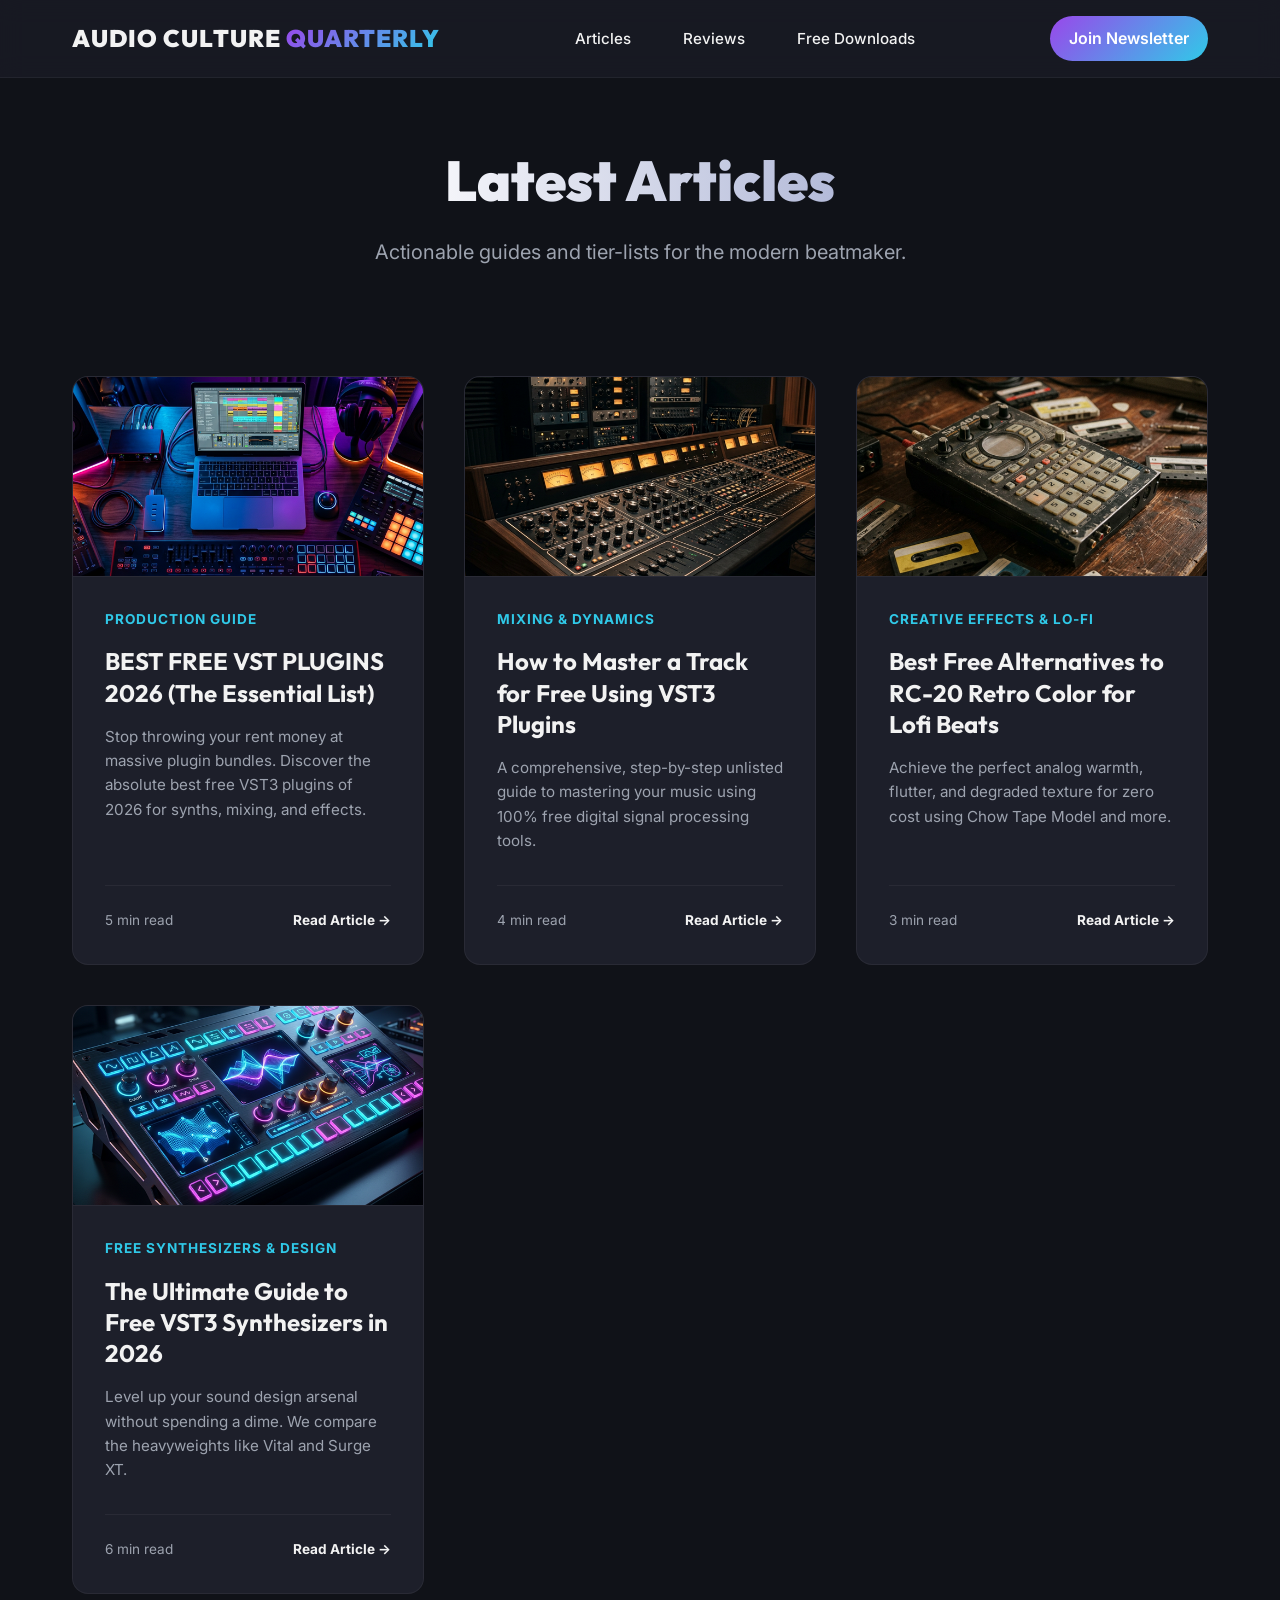
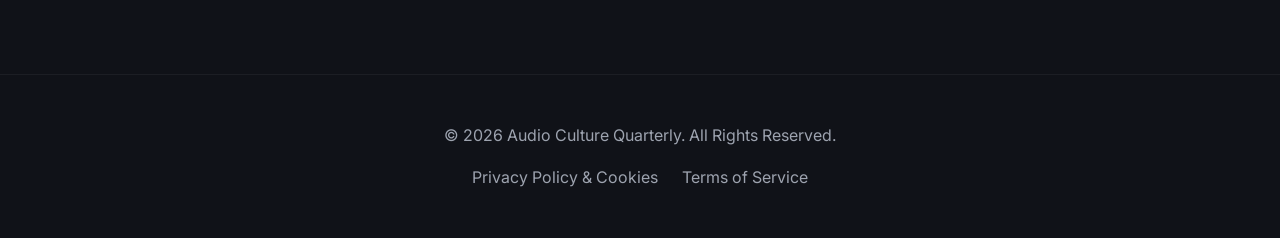
<file: index.html>
<!DOCTYPE html>
<html lang="en">
<head>
    <meta charset="UTF-8">
    <meta name="viewport" content="width=device-width, initial-scale=1.0">
    <title>Audio Culture Quarterly | Music Production Blog</title>
    <meta name="description" content="The premier source for beatmakers and producers. Discover the best free VST plugins, mixing guides, and production setups.">
    <meta name="keywords" content="audiophile, vst, plugins, mixing, mastering, DAW, studio, beat, beatmaker">
    <link href="https://fonts.googleapis.com/css2?family=Outfit:wght@400;700;900&family=Inter:wght@400;500;700&display=swap" rel="stylesheet">
    <link rel="stylesheet" href="./styles.css">
    <style>
        .grid-container {
            max-width: 1200px;
            margin: 0 auto 5rem;
            padding: 0 2rem;
            display: grid;
            grid-template-columns: repeat(auto-fit, minmax(350px, 1fr));
            gap: 2.5rem;
        }

        .article-card {
            background: var(--bg-surface);
            border: 1px solid hsla(0,0%,100%,0.05);
            border-radius: var(--border-radius-lg);
            overflow: hidden;
            transition: transform 0.3s ease, box-shadow 0.3s ease;
            display: flex;
            flex-direction: column;
            text-decoration: none;
            color: inherit;
        }

        .article-card:hover {
            transform: translateY(-8px);
            box-shadow: 0 15px 30px hsla(0,0%,0%,0.4), 0 0 20px hsla(190, 80%, 55%, 0.1);
        }

        .article-img-placeholder {
            height: 200px;
            background: linear-gradient(135deg, hsla(270,80%,60%,0.2), hsla(190,80%,55%,0.2));
            display: flex;
            align-items: center;
            justify-content: center;
            font-size: 3rem;
            border-bottom: 1px solid hsla(0,0%,100%,0.05);
        }

        .article-card img {
            width: 100%;
            height: 200px;
            object-fit: cover;
            border-bottom: 1px solid hsla(0,0%,100%,0.05);
        }

        .article-body {
            padding: 2rem;
            flex-grow: 1;
            display: flex;
            flex-direction: column;
        }

        .article-cat {
            color: var(--accent-blue);
            font-size: 0.85rem;
            font-weight: 700;
            text-transform: uppercase;
            letter-spacing: 1px;
            margin-bottom: 1rem;
        }

        .article-title {
            font-family: var(--font-heading);
            font-size: 1.5rem;
            color: var(--text-main);
            margin-bottom: 1rem;
            line-height: 1.3;
            transition: color 0.2s;
        }

        .article-card:hover .article-title {
            color: var(--accent-glow);
        }

        .article-excerpt {
            color: var(--text-muted);
            font-size: 0.95rem;
            margin-bottom: 2rem;
            flex-grow: 1;
        }

        .article-footer {
            display: flex;
            justify-content: space-between;
            align-items: center;
            border-top: 1px solid hsla(0,0%,100%,0.05);
            padding-top: 1.5rem;
            font-size: 0.85rem;
            color: var(--text-muted);
        }

        .read-more {
            color: var(--text-main);
            font-weight: 700;
            display: flex;
            align-items: center;
            gap: 0.5rem;
        }

        .article-card:hover .read-more {
            color: var(--accent-blue);
        }
    </style>
    <meta property="og:title" content="Audio Culture Quarterly | Music Production Blog">
    <meta property="og:description" content="Discover the best free VST plugins, mixing guides, and production setups.">
    <meta property="og:image" content="https://trapperjujo.github.io/AUDIOPHILES-BLOG-/assets/post_best_hero_1773424164450.png">
    <meta property="og:url" content="https://trapperjujo.github.io/AUDIOPHILES-BLOG-/">
    <meta name="twitter:card" content="summary_large_image">
</head>
<body class="dark-theme">
    <nav class="glass-nav">
        <div class="nav-container">
            <a href="index.html" class="logo">AUDIO CULTURE <span>QUARTERLY</span></a>
                        <div class="nav-links">
                <a href="index.html">Articles</a>
                <a href="reviews.html">Reviews</a>
                <a href="downloads.html">Free Downloads</a>
            </div>
            <a href="newsletter.html" class="cta-button">Join Newsletter</a>
        </div>
    </nav>
    
    <header class="hero" style="margin-top: 150px; margin-bottom: 60px;">
        <div class="hero-content">
            <h1 style="font-size: 3.5rem;">Latest Articles</h1>
            <p class="subtitle">Actionable guides and tier-lists for the modern beatmaker.</p>
        </div>
    </header>

    <main>
        <div class="grid-container">

            <!-- Week 4 Post (The Pillar) -->
            <a href="post-best-free-vst-plugins.html" class="article-card">
                <img src="./assets/feed_vst_list_1773423580728.png" alt="DAW Studio from above">
                <div class="article-body">
                    <span class="article-cat">Production Guide</span>
                    <h2 class="article-title">BEST FREE VST PLUGINS 2026 (The Essential List)</h2>
                    <p class="article-excerpt">Stop throwing your rent money at massive plugin bundles. Discover the absolute best free VST3 plugins of 2026 for synths, mixing, and effects.</p>
                    <div class="article-footer">
                        <span>5 min read</span>
                        <span class="read-more">Read Article &rarr;</span>
                    </div>
                </div>
            </a>

            <!-- Week 3 Post -->
            <a href="post-master-for-free.html" class="article-card">
                <img src="./assets/feed_master_1773423595288.png" alt="Mastering Console">
                <div class="article-body">
                    <span class="article-cat">Mixing & Dynamics</span>
                    <h2 class="article-title">How to Master a Track for Free Using VST3 Plugins</h2>
                    <p class="article-excerpt">A comprehensive, step-by-step unlisted guide to mastering your music using 100% free digital signal processing tools.</p>
                    <div class="article-footer">
                        <span>4 min read</span>
                        <span class="read-more">Read Article &rarr;</span>
                    </div>
                </div>
            </a>

            <!-- Week 2 Post -->
            <a href="post-rc20-alternatives.html" class="article-card">
                <img src="./assets/feed_rc20_1773423612398.png" alt="SP-404 and cassetes">
                <div class="article-body">
                    <span class="article-cat">Creative Effects & Lo-Fi</span>
                    <h2 class="article-title">Best Free Alternatives to RC-20 Retro Color for Lofi Beats</h2>
                    <p class="article-excerpt">Achieve the perfect analog warmth, flutter, and degraded texture for zero cost using Chow Tape Model and more.</p>
                    <div class="article-footer">
                        <span>3 min read</span>
                        <span class="read-more">Read Article &rarr;</span>
                    </div>
                </div>
            </a>

            <!-- Week 1 Post -->
            <a href="post-free-vst3-synths.html" class="article-card">
                <img src="./assets/feed_synths_1773423625604.png" alt="Wavetable synthesizer 3D render">
                <div class="article-body">
                    <span class="article-cat">Free Synthesizers & Design</span>
                    <h2 class="article-title">The Ultimate Guide to Free VST3 Synthesizers in 2026</h2>
                    <p class="article-excerpt">Level up your sound design arsenal without spending a dime. We compare the heavyweights like Vital and Surge XT.</p>
                    <div class="article-footer">
                        <span>6 min read</span>
                        <span class="read-more">Read Article &rarr;</span>
                    </div>
                </div>
            </a>

        </div>
    </main>

        <footer>
        <div class="footer-content">
            <p>&copy; 2026 Audio Culture Quarterly. All Rights Reserved.</p>
            <div class="footer-links" style="margin-top: 1rem;">
                <a href="privacy.html" style="color: var(--text-muted); text-decoration: none; margin: 0 10px;">Privacy Policy & Cookies</a>
                <a href="terms.html" style="color: var(--text-muted); text-decoration: none; margin: 0 10px;">Terms of Service</a>
            </div>
        </div>
    </footer>
</body>
</html>
</file>
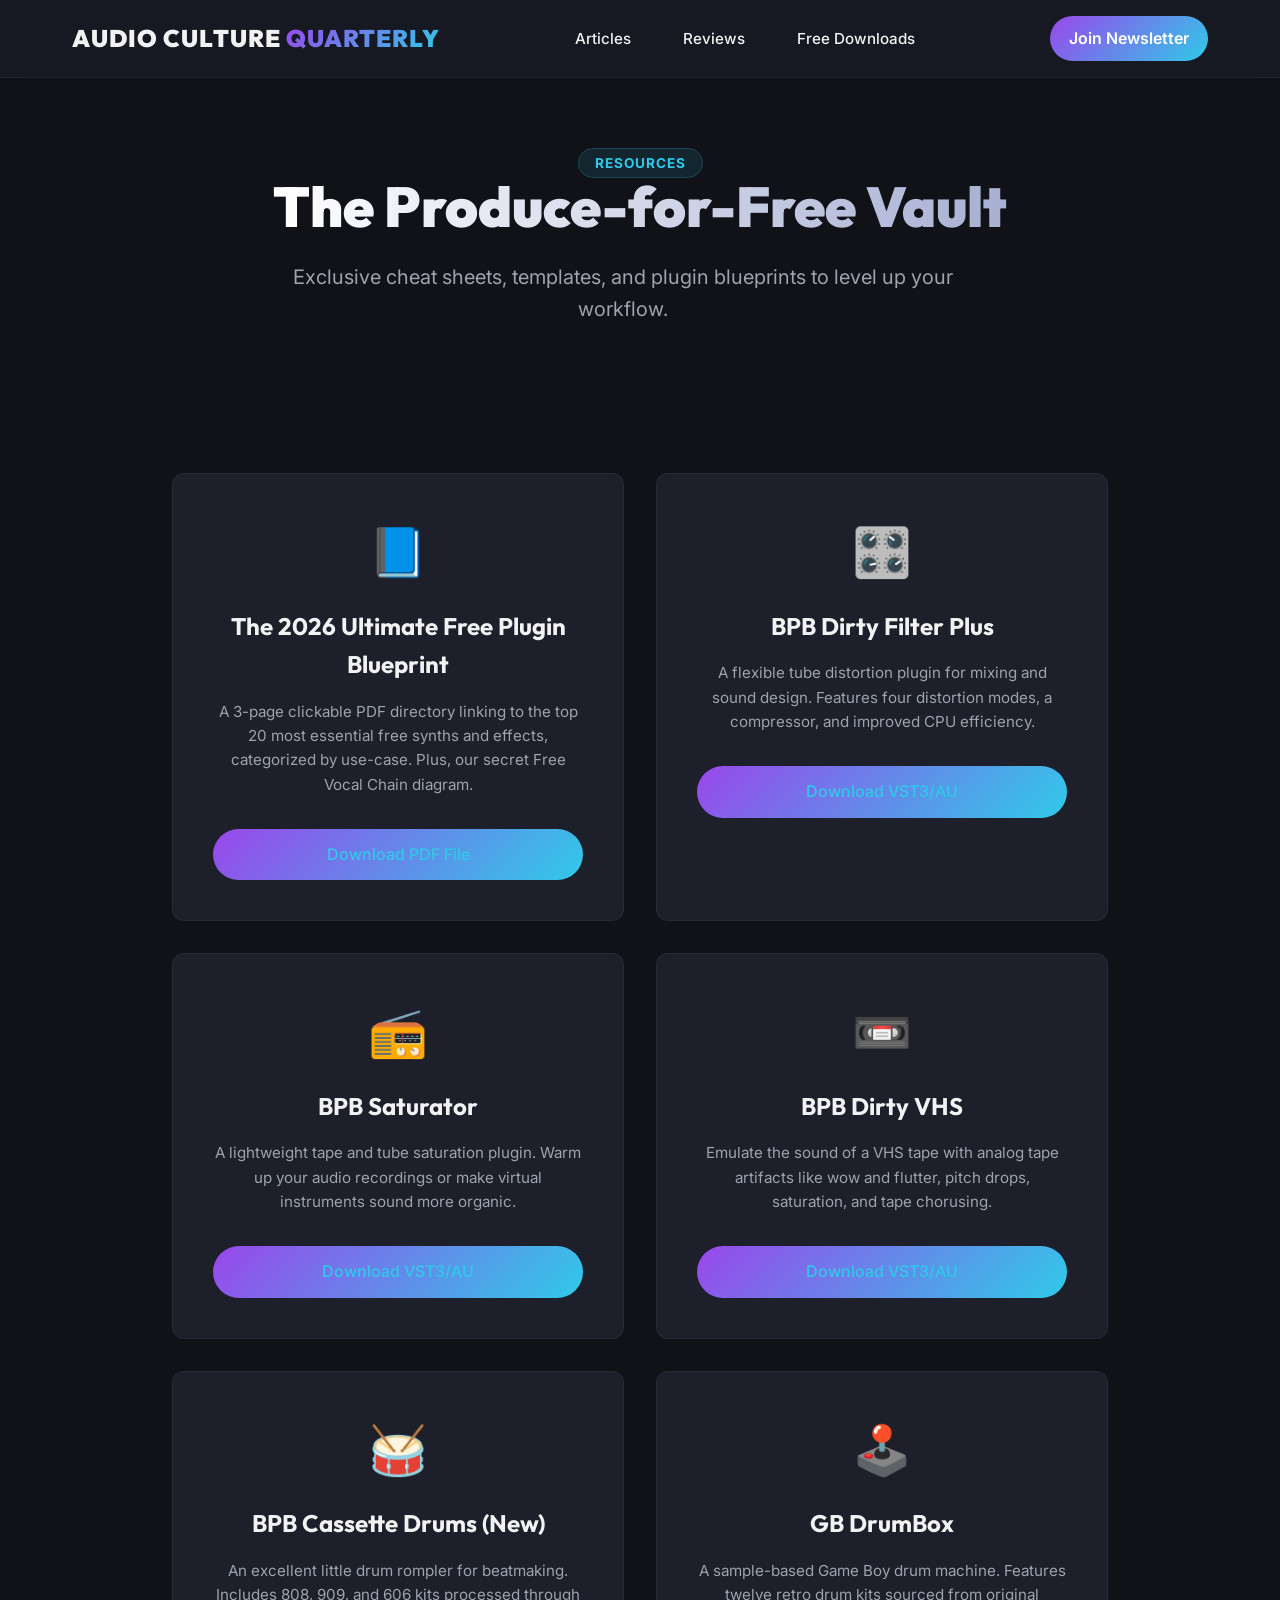
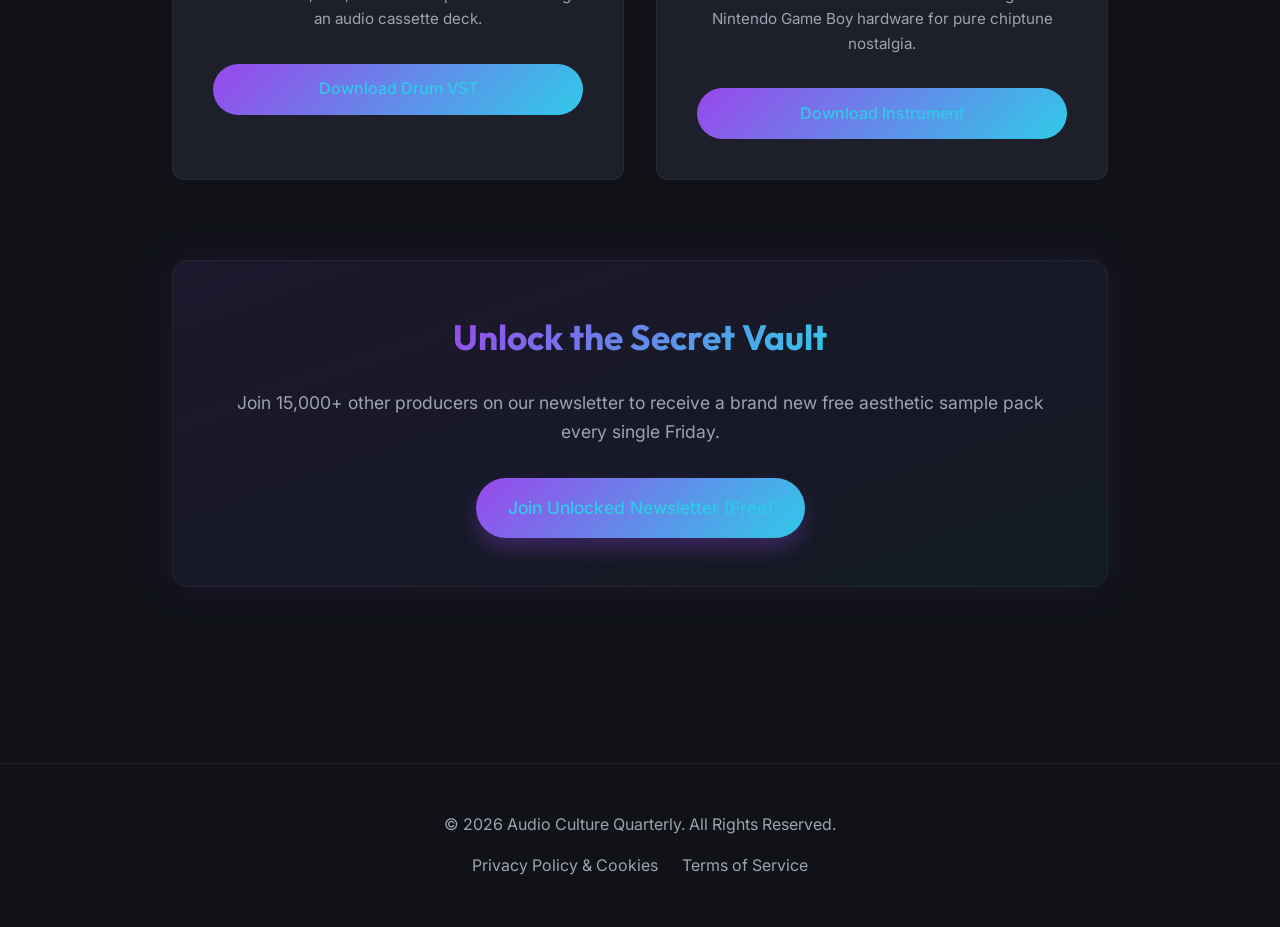
<file: downloads.html>
<!DOCTYPE html>
<html lang="en">
<head>
    <meta charset="UTF-8">
    <meta name="viewport" content="width=device-width, initial-scale=1.0">
    <title>Free Downloads | Audio Culture Quarterly</title>
    <meta name="description" content="Download exclusive free VST plugin blueprints, cheat sheets, and templates for beatmakers and producers.">
    <meta name="keywords" content="audiophile, vst, plugins, mixing, mastering, DAW, studio, beat, beatmaker">
    <link href="https://fonts.googleapis.com/css2?family=Outfit:wght@400;700;900&family=Inter:wght@400;500;700&display=swap" rel="stylesheet">
    <link rel="stylesheet" href="./styles.css">
    <style>
        .downloads-grid {
            display: grid;
            grid-template-columns: repeat(auto-fit, minmax(300px, 1fr));
            gap: 2rem;
            margin-top: 3rem;
        }
        .download-card {
            background: var(--bg-surface);
            border: 1px solid hsla(0,0%,100%,0.05);
            border-radius: var(--border-radius-md);
            padding: 2.5rem;
            text-align: center;
            transition: transform 0.3s ease, border-color 0.3s ease;
            position: relative;
            overflow: hidden;
        }
        .download-card::before {
            content: '';
            position: absolute;
            top: 0;
            left: 0;
            width: 100%;
            height: 4px;
            background: var(--gradient-brand);
            opacity: 0;
            transition: opacity 0.3s;
        }
        .download-card:hover {
            transform: translateY(-5px);
            border-color: hsla(190, 80%, 55%, 0.3);
        }
        .download-card:hover::before {
            opacity: 1;
        }
        .download-icon {
            font-size: 3rem;
            margin-bottom: 1rem;
            display: inline-block;
        }
        .download-card h3 {
            font-family: var(--font-heading);
            font-size: 1.5rem;
            margin-bottom: 1rem;
            color: var(--text-main);
        }
        .download-card p {
            color: var(--text-muted);
            margin-bottom: 2rem;
            font-size: 0.95rem;
        }
        .download-btn {
            display: inline-block;
            background: var(--gradient-brand);
            color: white;
            padding: 0.8rem 1.5rem;
            border-radius: 50px;
            font-weight: 700;
            text-decoration: none;
            transition: transform 0.2s, box-shadow 0.2s;
            width: 100%;
        }
        .download-btn:hover {
            transform: translateY(-2px);
            box-shadow: 0 10px 20px hsla(270,80%,60%,0.3);
        }
    </style>
    <meta property="og:title" content="Audio Culture Quarterly | Music Production Blog">
    <meta property="og:description" content="Discover the best free VST plugins, mixing guides, and production setups.">
    <meta property="og:image" content="https://trapperjujo.github.io/AUDIOPHILES-BLOG-/assets/post_best_hero_1773424164450.png">
    <meta property="og:url" content="https://trapperjujo.github.io/AUDIOPHILES-BLOG-/">
    <meta name="twitter:card" content="summary_large_image">
</head>
<body class="dark-theme">
    <nav class="glass-nav">
        <div class="nav-container">
            <a href="index.html" class="logo">AUDIO CULTURE <span>QUARTERLY</span></a>
                        <div class="nav-links">
                <a href="index.html">Articles</a>
                <a href="reviews.html">Reviews</a>
                <a href="downloads.html">Free Downloads</a>
            </div>
            <a href="#" class="cta-button">Join Newsletter</a>
        </div>
    </nav>
    
    <header class="hero" style="margin-top: 150px; margin-bottom: 20px;">
        <div class="hero-content">
            <span class="badge">Resources</span>
            <h1 style="font-size: 3.5rem;">The Produce-for-Free Vault</h1>
            <p class="subtitle">Exclusive cheat sheets, templates, and plugin blueprints to level up your workflow.</p>
        </div>
    </header>

    <main class="post-content" style="max-width: 1000px;">
        <article>
            <div class="downloads-grid">
                
                <!-- Lead Magnet 1 -->
                <div class="download-card">
                    <span class="download-icon">📘</span>
                    <h3>The 2026 Ultimate Free Plugin Blueprint</h3>
                    <p>A 3-page clickable PDF directory linking to the top 20 most essential free synths and effects, categorized by use-case. Plus, our secret Free Vocal Chain diagram.</p>
                    <a href="#" class="download-btn">Download PDF File</a>
                </div>

                <div class="download-card">
                    <span class="download-icon">🎛️</span>
                    <h3>BPB Dirty Filter Plus</h3>
                    <p>A flexible tube distortion plugin for mixing and sound design. Features four distortion modes, a compressor, and improved CPU efficiency.</p>
                    <a href="https://bedroomproducersblog.com/free-vst-plugins/bpb-dirty-filter-plus/" class="download-btn">Download VST3/AU</a>
                </div>

                <div class="download-card">
                    <span class="download-icon">📻</span>
                    <h3>BPB Saturator</h3>
                    <p>A lightweight tape and tube saturation plugin. Warm up your audio recordings or make virtual instruments sound more organic.</p>
                    <a href="https://bedroomproducersblog.com/free-vst-plugins/bpb-saturator/" class="download-btn">Download VST3/AU</a>
                </div>

                <div class="download-card">
                    <span class="download-icon">📼</span>
                    <h3>BPB Dirty VHS</h3>
                    <p>Emulate the sound of a VHS tape with analog tape artifacts like wow and flutter, pitch drops, saturation, and tape chorusing.</p>
                    <a href="https://bedroomproducersblog.com/free-vst-plugins/bpb-dirty-vhs/" class="download-btn">Download VST3/AU</a>
                </div>

                <div class="download-card">
                    <span class="download-icon">🥁</span>
                    <h3>BPB Cassette Drums (New)</h3>
                    <p>An excellent little drum rompler for beatmaking. Includes 808, 909, and 606 kits processed through an audio cassette deck.</p>
                    <a href="https://bedroomproducersblog.com/2023/10/31/bpb-cassette-drums/" class="download-btn">Download Drum VST</a>
                </div>

                <div class="download-card">
                    <span class="download-icon">🕹️</span>
                    <h3>GB DrumBox</h3>
                    <p>A sample-based Game Boy drum machine. Features twelve retro drum kits sourced from original Nintendo Game Boy hardware for pure chiptune nostalgia.</p>
                    <a href="https://bedroomproducersblog.com/2019/11/14/gb-drumbox/" class="download-btn">Download Instrument</a>
                </div>

            </div>

            <div class="glow-box" style="margin-top: 5rem;">
                <h2>Unlock the Secret Vault</h2>
                <p>Join 15,000+ other producers on our newsletter to receive a brand new free aesthetic sample pack every single Friday.</p>
                <div class="cta-buttons">
                    <a href="#" class="btn-primary">Join Unlocked Newsletter (Free)</a>
                </div>
            </div>

        </article>
    </main>

        <footer>
        <div class="footer-content">
            <p>&copy; 2026 Audio Culture Quarterly. All Rights Reserved.</p>
            <div class="footer-links" style="margin-top: 1rem;">
                <a href="privacy.html" style="color: var(--text-muted); text-decoration: none; margin: 0 10px;">Privacy Policy & Cookies</a>
                <a href="terms.html" style="color: var(--text-muted); text-decoration: none; margin: 0 10px;">Terms of Service</a>
            </div>
        </div>
    </footer>
</body>
</html>
</file>
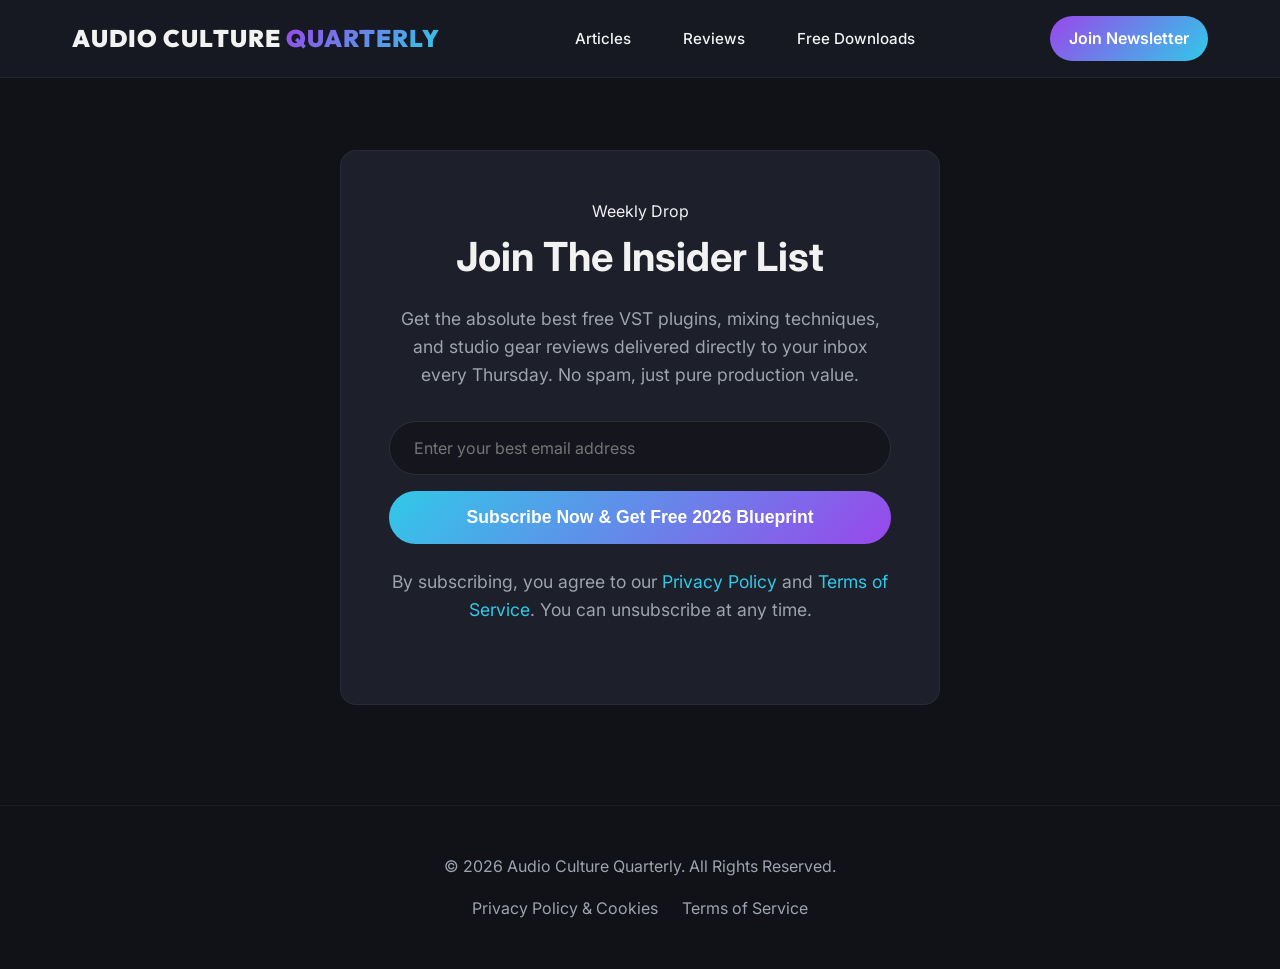
<file: newsletter.html>
<!DOCTYPE html>
<html lang="en">

<head>
    <meta charset="UTF-8">
    <meta name="viewport" content="width=device-width, initial-scale=1.0">
    <title>Join Newsletter | Audio Culture Quarterly</title>
    <meta name="description"
        content="Subscribe to the Audio Culture Quarterly newsletter for weekly free VSTs, mixing tips, and production guides.">
    <meta name="keywords" content="audiophile, vst, plugins, mixing, mastering, DAW, studio, beat, beatmaker">
    <link
        href="https://fonts.googleapis.com/css2?family=Outfit:wght@400;700;900&family=Inter:wght@400;500;700&display=swap"
        rel="stylesheet">
    <link rel="stylesheet" href="./styles.css">
    <style>
        .newsletter-container {
            max-width: 600px;
            margin: 150px auto 100px;
            padding: 3rem;
            background: var(--bg-surface);
            border: 1px solid hsla(0, 0%, 100%, 0.05);
            border-radius: var(--border-radius-lg);
            text-align: center;
        }

        .newsletter-container h1 {
            font-size: 2.5rem;
            margin-bottom: 1rem;
            color: var(--text-main);
        }

        .newsletter-container p {
            color: var(--text-muted);
            margin-bottom: 2rem;
            font-size: 1.1rem;
        }

        .newsletter-form {
            display: flex;
            flex-direction: column;
            gap: 1rem;
        }

        .newsletter-input {
            padding: 1rem 1.5rem;
            border-radius: 50px;
            border: 1px solid hsla(0, 0%, 100%, 0.1);
            background: hsla(0, 0%, 0%, 0.3);
            color: white;
            font-size: 1rem;
            font-family: var(--font-body);
            outline: none;
            transition: border-color 0.3s ease;
        }

        .newsletter-input:focus {
            border-color: var(--accent-blue);
        }

        .btn-submit {
            padding: 1rem 2rem;
            border-radius: 50px;
            background: linear-gradient(135deg, var(--accent-blue), var(--accent-glow));
            color: white;
            font-weight: 700;
            font-size: 1.1rem;
            border: none;
            cursor: pointer;
            transition: transform 0.3s ease, box-shadow 0.3s ease;
        }

        .btn-submit:hover {
            transform: translateY(-2px);
            box-shadow: 0 10px 20px hsla(190, 80%, 55%, 0.3);
        }

        .success-message {
            display: none;
            background: hsla(140, 80%, 40%, 0.2);
            color: #4ade80;
            padding: 1.5rem;
            border-radius: var(--border-radius-lg);
            border: 1px solid hsla(140, 80%, 40%, 0.3);
            margin-top: 2rem;
            font-weight: 500;
        }

        .disclaimer {
            margin-top: 1.5rem;
            font-size: 0.8rem;
            color: hsla(0, 0%, 100%, 0.4);
        }

        .disclaimer a {
            color: var(--accent-blue);
            text-decoration: none;
        }
    </style>
    <meta property="og:title" content="Audio Culture Quarterly | Music Production Blog">
    <meta property="og:description" content="Discover the best free VST plugins, mixing guides, and production setups.">
    <meta property="og:image" content="https://trapperjujo.github.io/AUDIOPHILES-BLOG-/assets/post_best_hero_1773424164450.png">
    <meta property="og:url" content="https://trapperjujo.github.io/AUDIOPHILES-BLOG-/">
    <meta name="twitter:card" content="summary_large_image">
</head>

<body class="dark-theme">
    <nav class="glass-nav">
        <div class="nav-container">
            <a href="index.html" class="logo">AUDIO CULTURE <span>QUARTERLY</span></a>
            <div class="nav-links">
                <a href="index.html">Articles</a>
                <a href="reviews.html">Reviews</a>
                <a href="downloads.html">Free Downloads</a>
            </div>
            <a href="newsletter.html" class="cta-button">Join Newsletter</a>
        </div>
    </nav>

    <main>
        <div class="newsletter-container">
            <span class="badge">Weekly Drop</span>
            <h1>Join The Insider List</h1>
            <p>Get the absolute best free VST plugins, mixing techniques, and studio gear reviews delivered directly to
                your inbox every Thursday. No spam, just pure production value.</p>

            <form id="subscribeForm" class="newsletter-form" action="https://formspree.io/f/maqpbqkn" method="POST">
                <input type="email" id="emailInput" name="email" class="newsletter-input"
                    placeholder="Enter your best email address" required>
                <button type="submit" class="btn-submit">Subscribe Now & Get Free 2026 Blueprint</button>
            </form>

            <div id="successMessage" class="success-message">
                🎉 Success! You've been added to the list. Check your inbox to download your Free Plugin Integration
                Blueprint.
            </div>

            <p class="disclaimer">By subscribing, you agree to our <a href="privacy.html">Privacy Policy</a> and <a
                    href="terms.html">Terms of Service</a>. You can unsubscribe at any time.</p>
        </div>
    </main>

    <footer>
        <div class="footer-content">
            <p>&copy; 2026 Audio Culture Quarterly. All Rights Reserved.</p>
            <div class="footer-links" style="margin-top: 1rem;">
                <a href="privacy.html" style="color: var(--text-muted); text-decoration: none; margin: 0 10px;">Privacy
                    Policy & Cookies</a>
                <a href="terms.html" style="color: var(--text-muted); text-decoration: none; margin: 0 10px;">Terms of
                    Service</a>
            </div>
        </div>
    </footer>

    <script>
        document.addEventListener("DOMContentLoaded", function() {
            var form = document.getElementById("subscribeForm");
            
            async function handleSubmit(event) {
                event.preventDefault();
                var status = document.getElementById("successMessage");
                var data = new FormData(event.target);
                
                // Disable button during submit
                var btn = form.querySelector('.btn-submit');
                var originalText = btn.innerHTML;
                btn.innerHTML = 'Subscribing...';
                btn.disabled = true;

                fetch(event.target.action, {
                    method: form.method,
                    body: data,
                    headers: {
                        'Accept': 'application/json'
                    }
                }).then(response => {
                    if (response.ok) {
                        status.style.display = "block";
                        form.reset();
                        form.style.display = "none";
                    } else {
                        response.json().then(data => {
                            if (Object.hasOwn(data, 'errors')) {
                                status.innerHTML = data["errors"].map(error => error["message"]).join(", ")
                            } else {
                                status.innerHTML = "Oops! There was a problem submitting your form"
                            }
                            status.style.display = "block";
                            btn.innerHTML = originalText;
                            btn.disabled = false;
                        })
                    }
                }).catch(error => {
                    status.innerHTML = "Oops! There was a problem submitting your form"
                    status.style.display = "block";
                    btn.innerHTML = originalText;
                    btn.disabled = false;
                });
            }
            
            if(form) {
                form.addEventListener("submit", handleSubmit);
            }
        });
    </script>
</body>

</html>
</file>
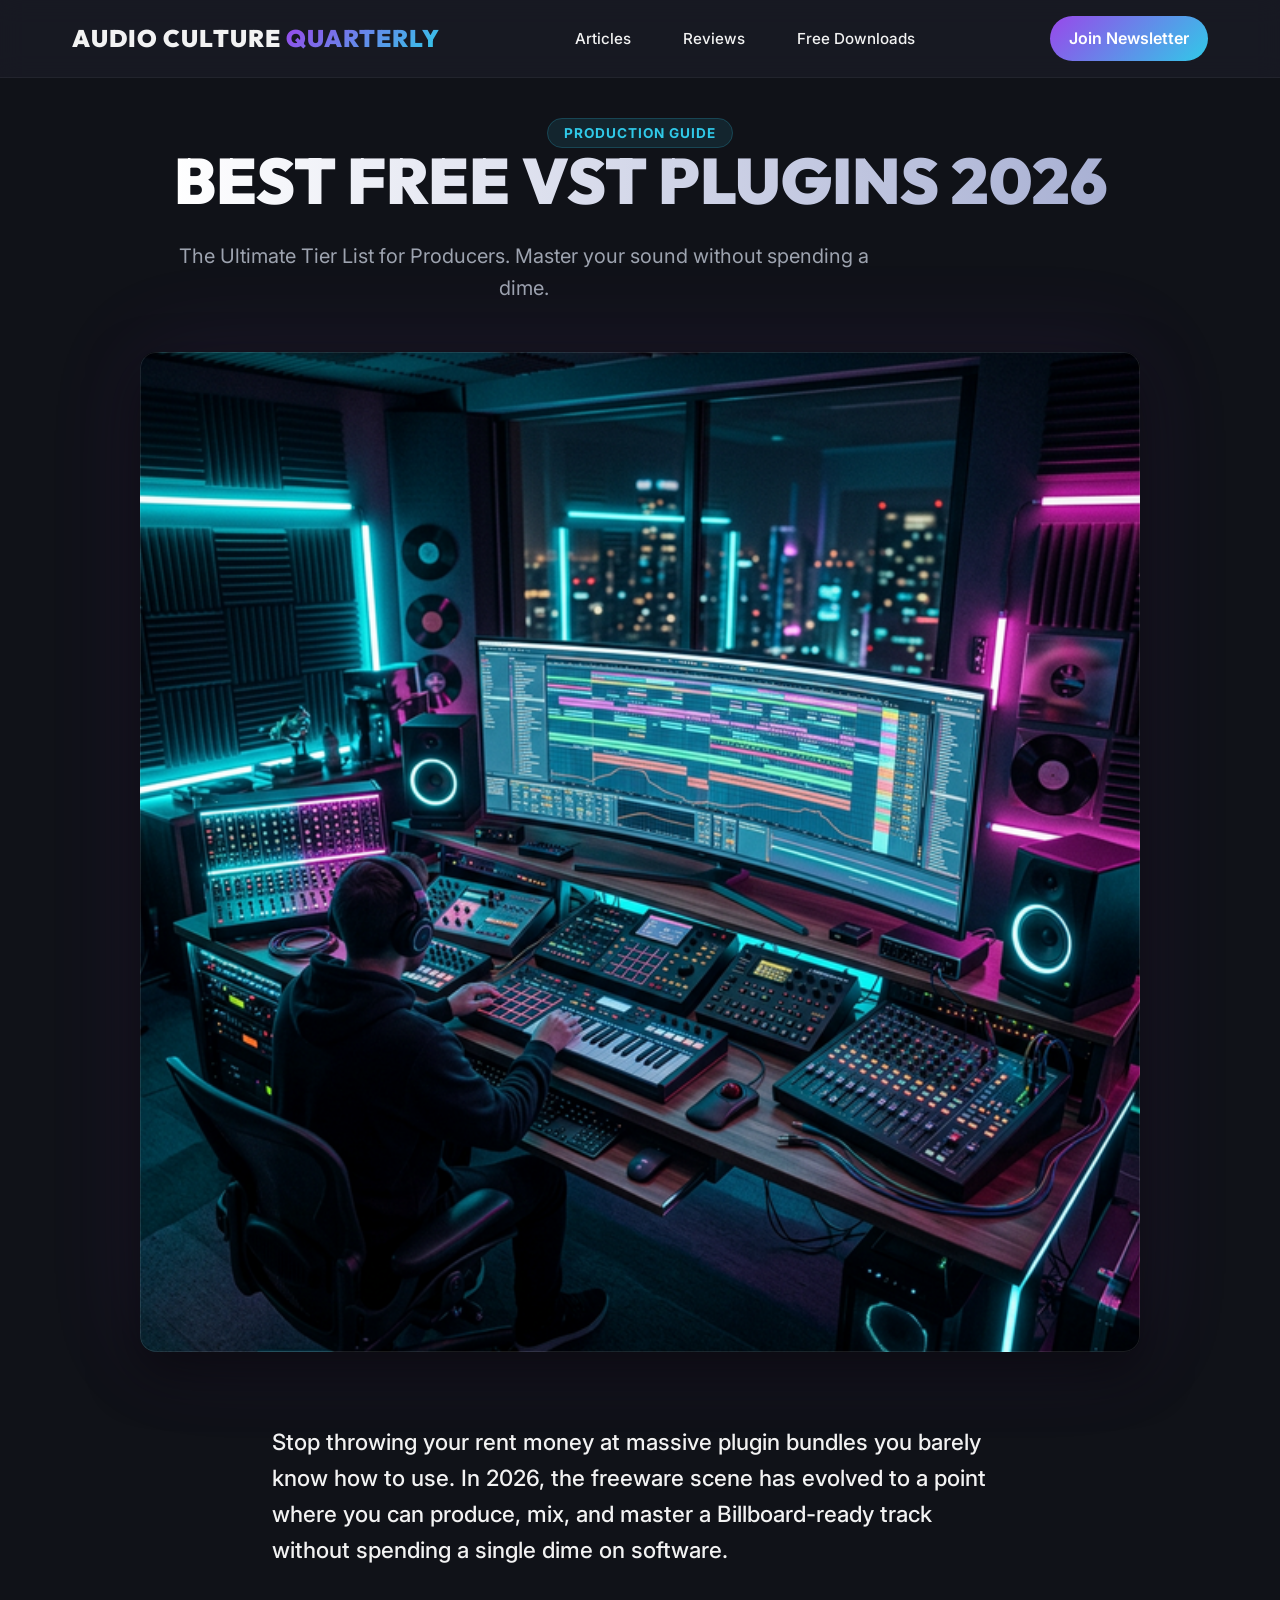
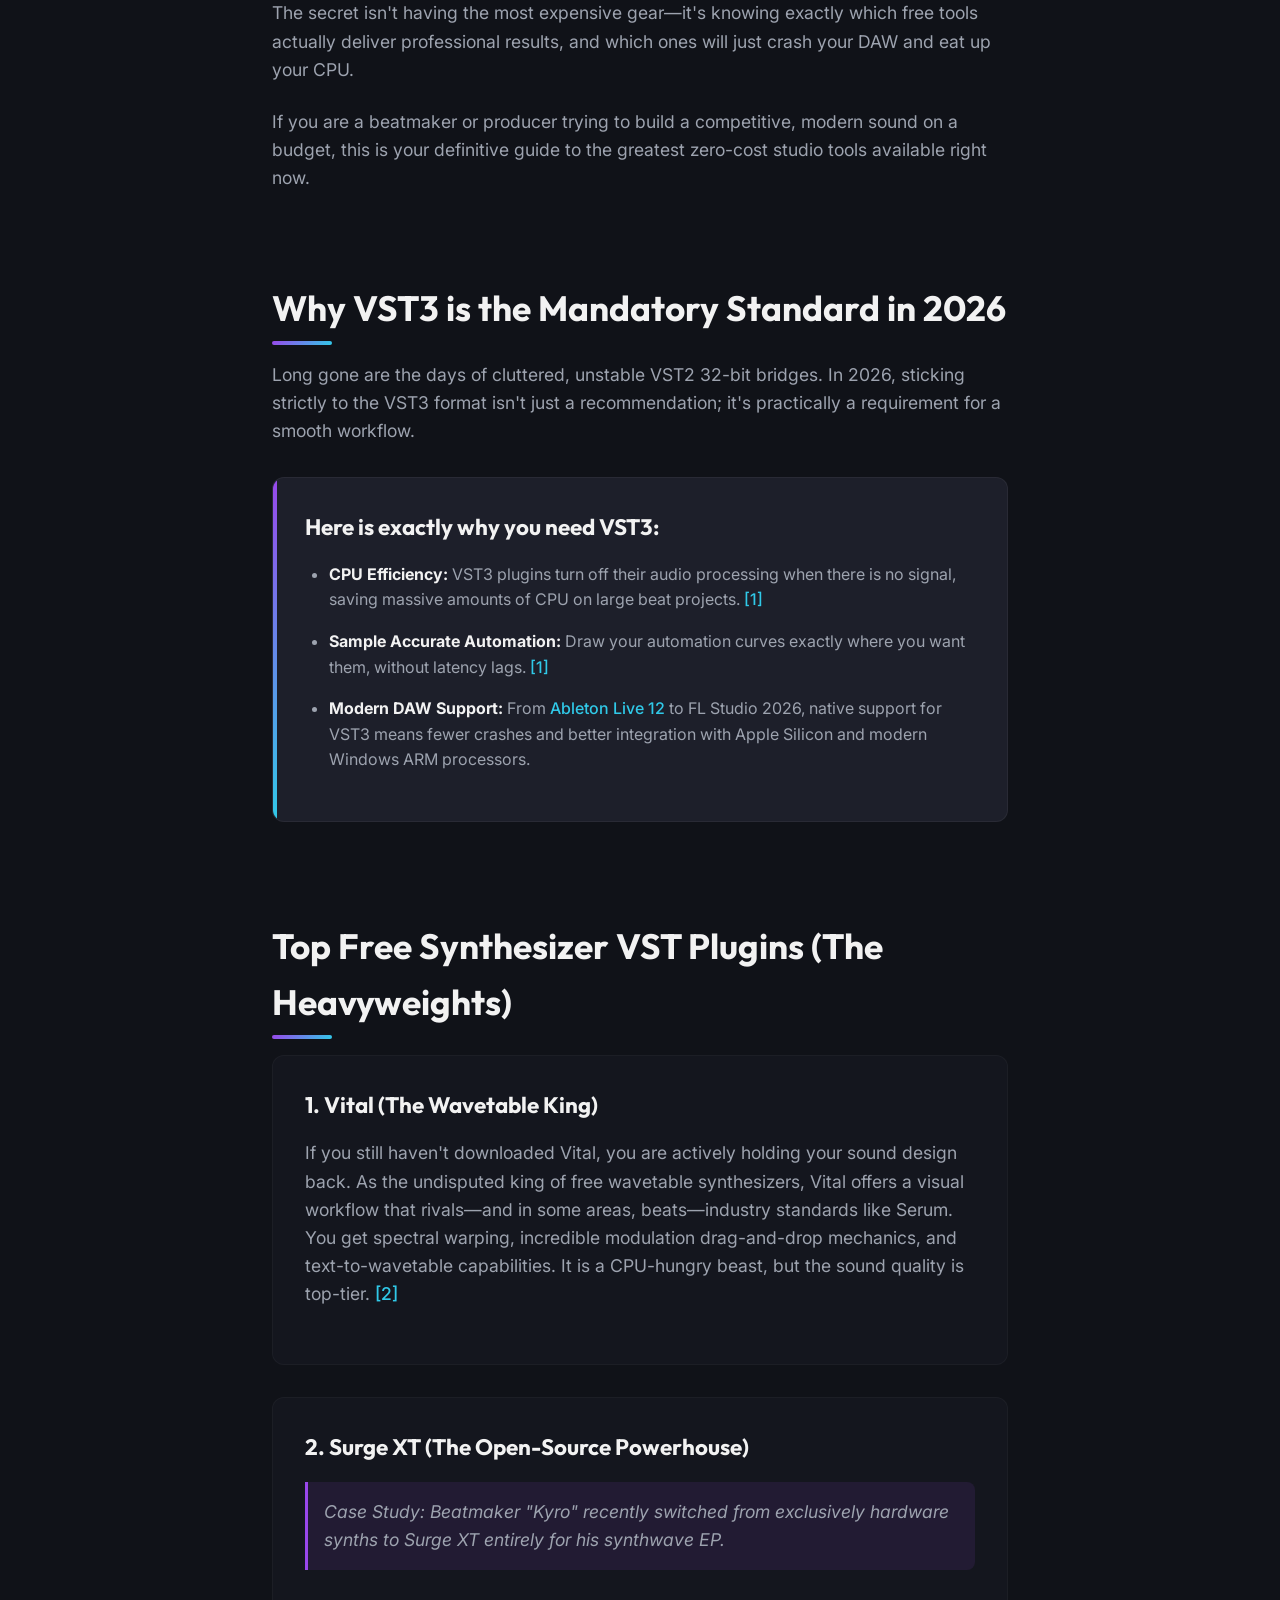
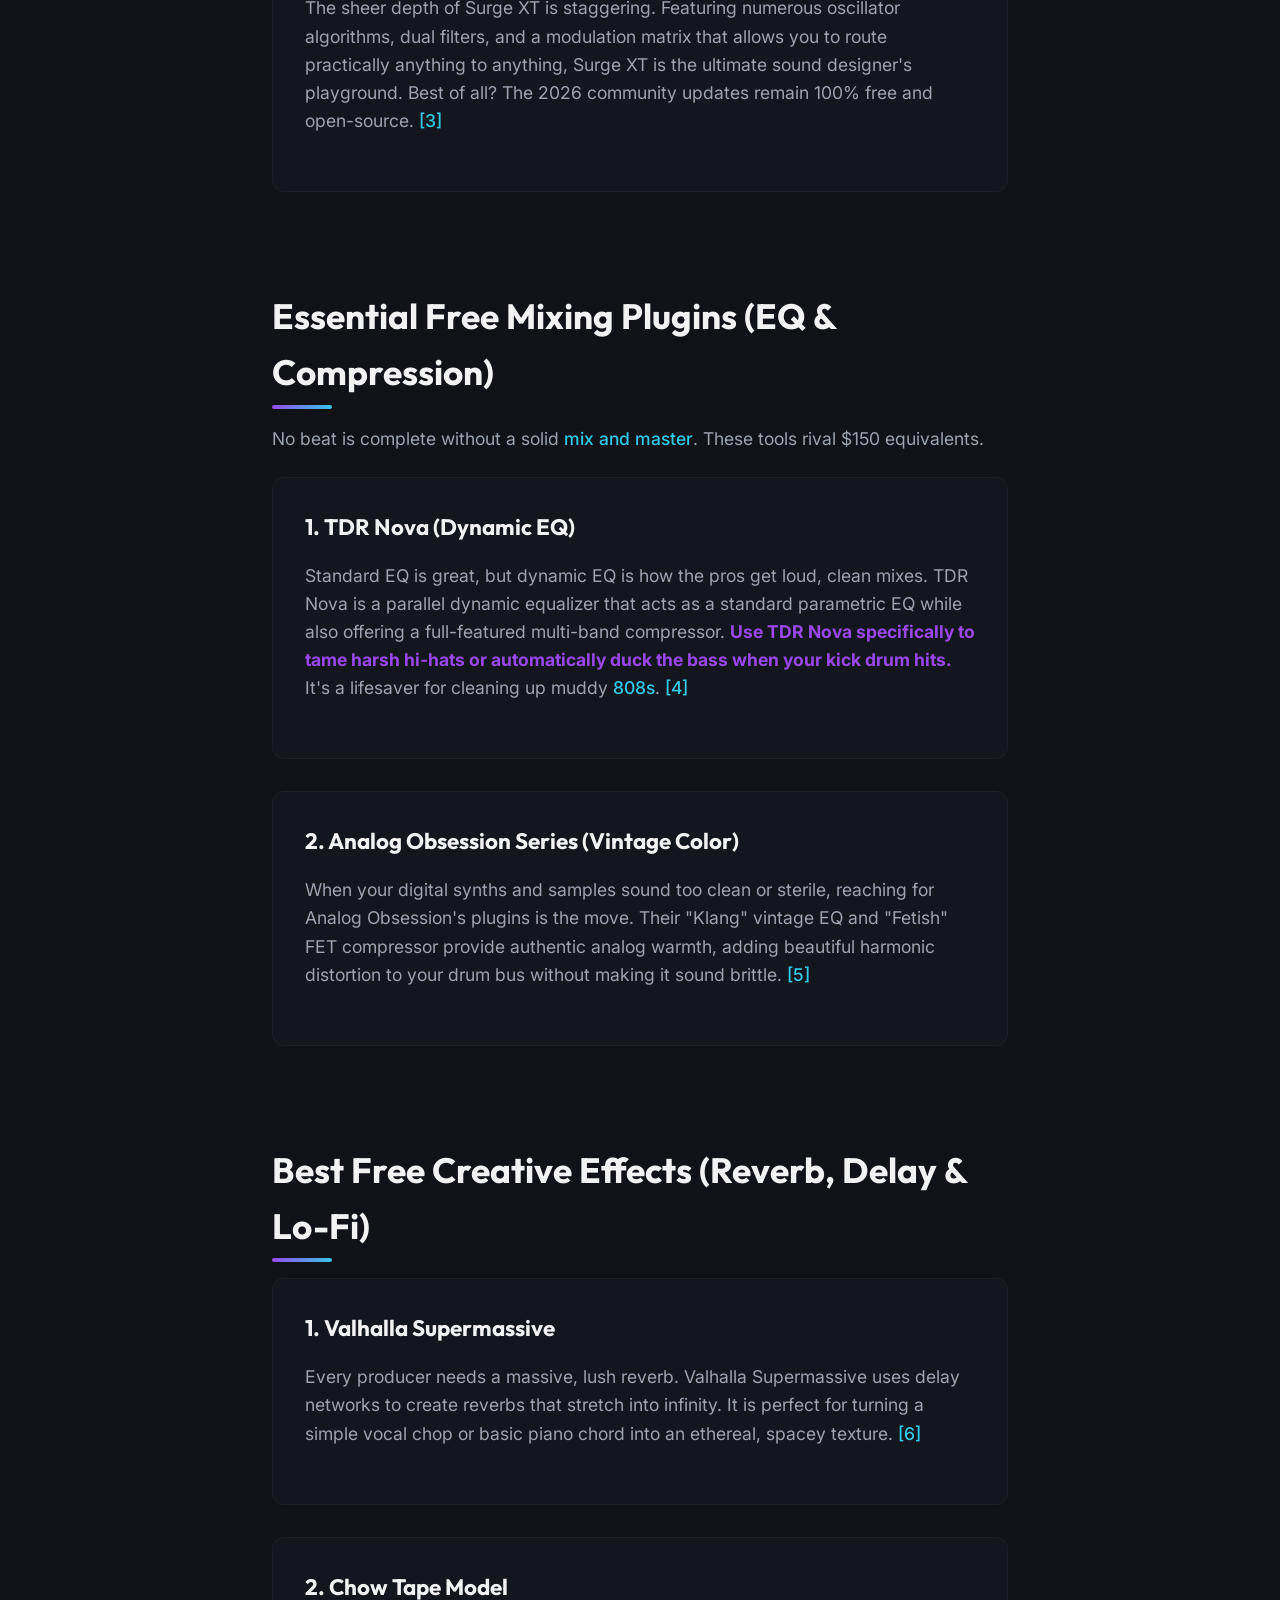
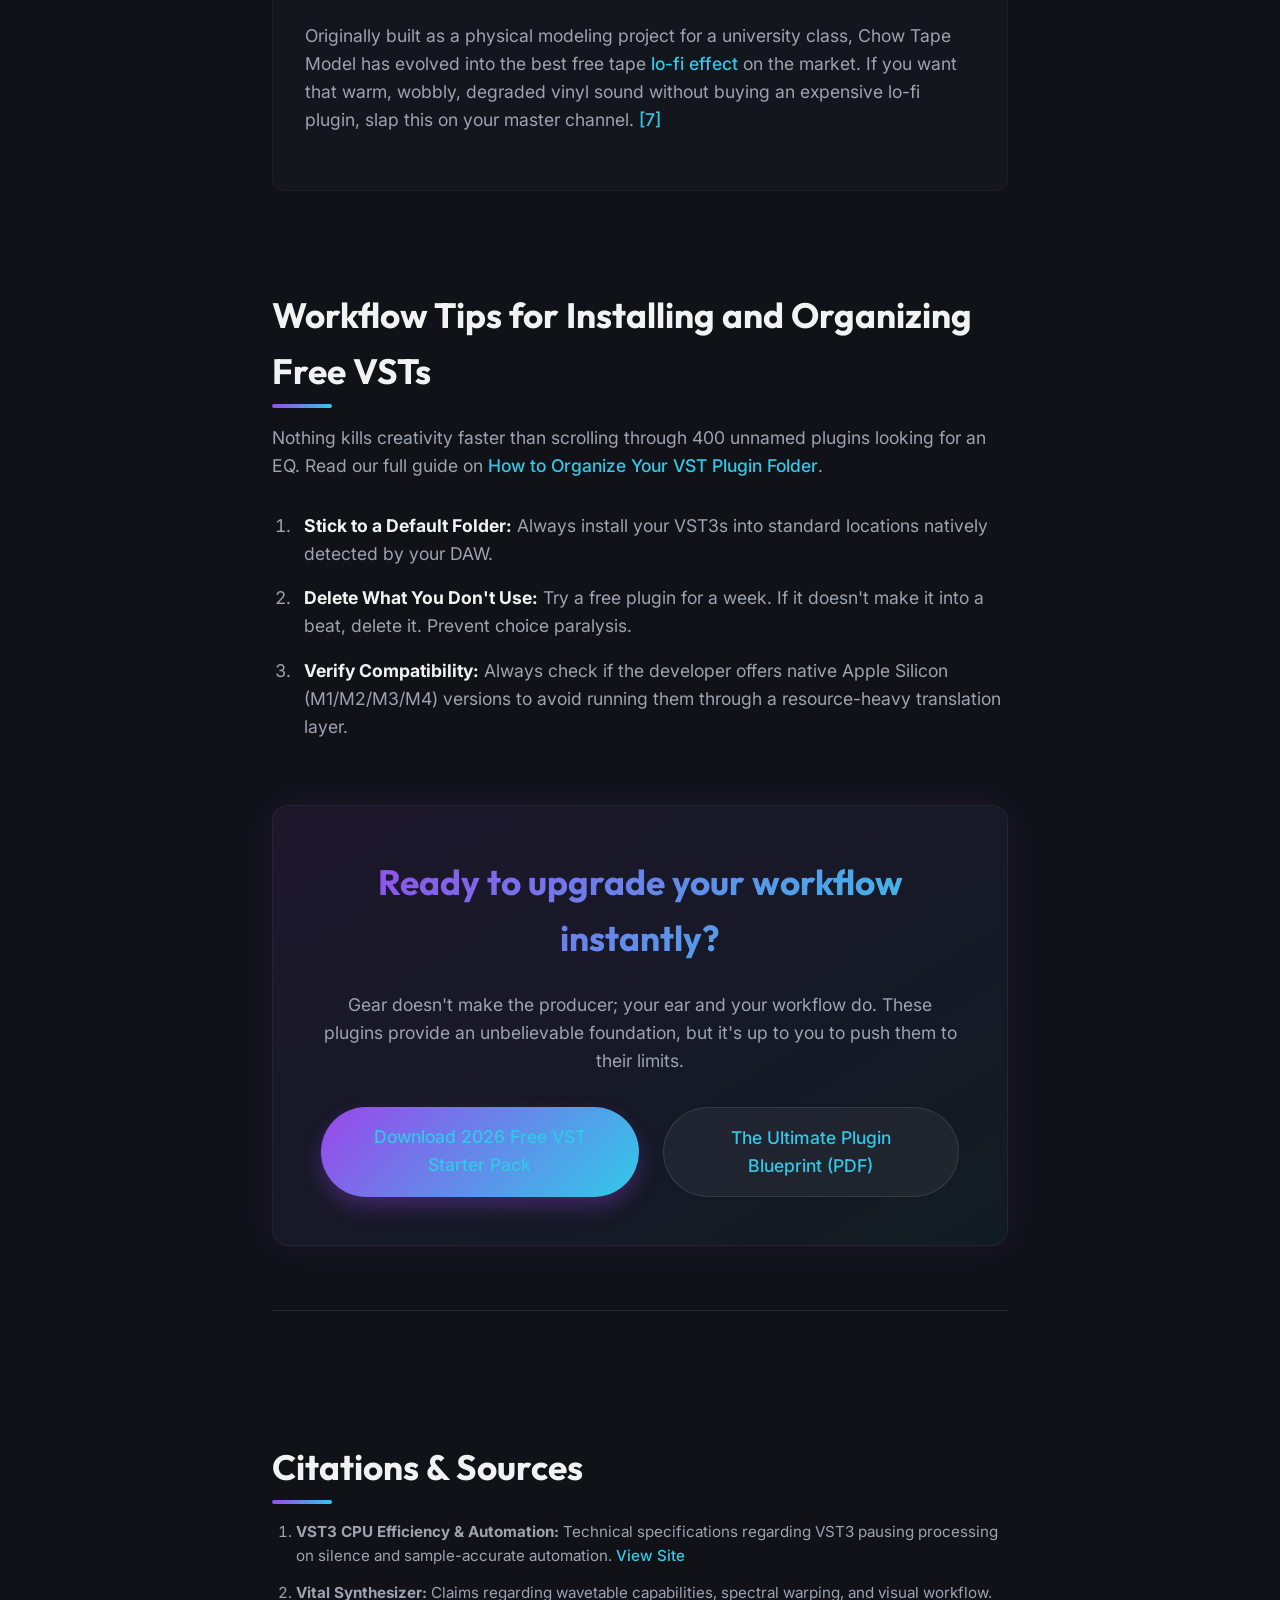
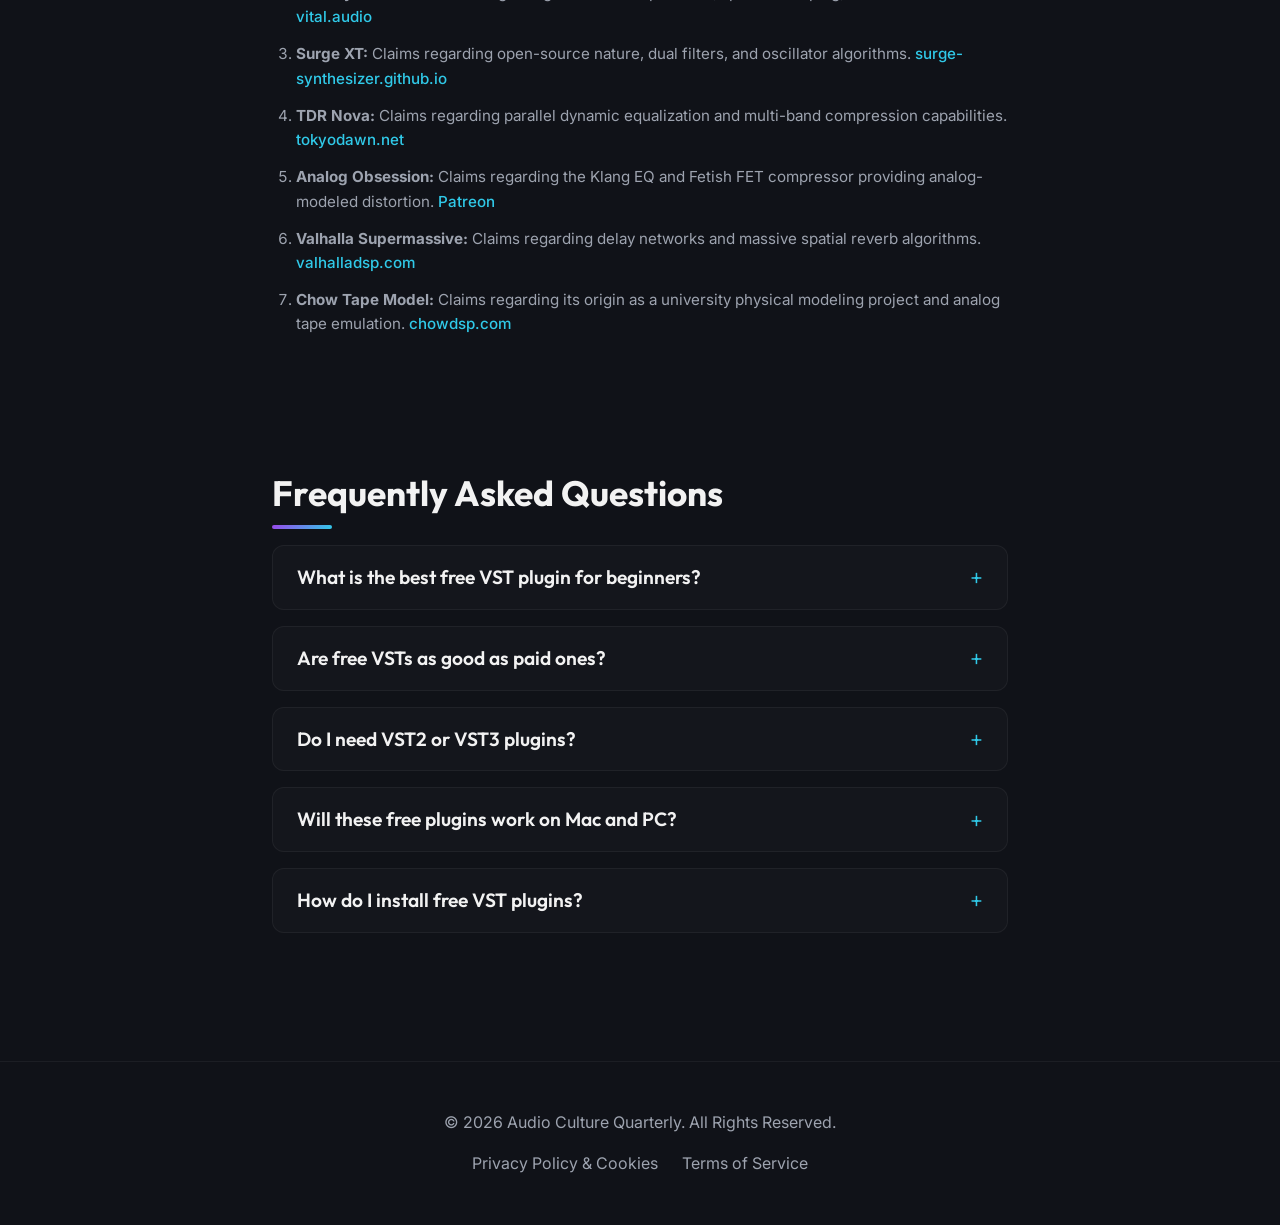
<file: post-best-free-vst-plugins.html>
<!DOCTYPE html>
<html lang="en">
<head>
    <meta charset="UTF-8">
    <meta name="viewport" content="width=device-width, initial-scale=1.0">
    <title>Audio Culture Quarterly | 15 Best Free VST Plugins (2026 Producer List)</title>
    <meta name="description" content="Stop wasting money on expensive gear. Discover the absolute best free VST3 plugins of 2026 for synths, mixing, and effects. Download and upgrade your beats today.">
    <meta name="keywords" content="audiophile, vst, plugins, mixing, mastering, DAW, studio, beat, beatmaker">
    <link href="https://fonts.googleapis.com/css2?family=Outfit:wght@400;700;900&family=Inter:wght@400;500;700&display=swap" rel="stylesheet">
    <link rel="stylesheet" href="./styles.css">
    <meta property="og:title" content="Audio Culture Quarterly | Music Production Blog">
    <meta property="og:description" content="Discover the best free VST plugins, mixing guides, and production setups.">
    <meta property="og:image" content="https://trapperjujo.github.io/AUDIOPHILES-BLOG-/assets/post_best_hero_1773424164450.png">
    <meta property="og:url" content="https://trapperjujo.github.io/AUDIOPHILES-BLOG-/">
    <meta name="twitter:card" content="summary_large_image">
</head>
<body class="dark-theme">
    <nav class="glass-nav">
        <div class="nav-container">
            <a href="#" class="logo">AUDIO CULTURE <span>QUARTERLY</span></a>
                        <div class="nav-links">
                <a href="index.html">Articles</a>
                <a href="reviews.html">Reviews</a>
                <a href="downloads.html">Free Downloads</a>
            </div>
            <a href="#" class="cta-button">Join Newsletter</a>
        </div>
    </nav>
    
    <header class="hero">
        <div class="hero-content">
            <span class="badge">Production Guide</span>
            <h1>BEST FREE VST PLUGINS 2026</h1>
            <p class="subtitle">The Ultimate Tier List for Producers. Master your sound without spending a dime.</p>
        </div>
        <div class="hero-image-wrapper">
            <img src="./assets/post_best_hero_1773424164450.png" alt="Neon glowing DAW Studio Setup" class="hero-img">
        </div>
    </header>

    <main class="post-content">
        <article>
            <p class="lead">Stop throwing your rent money at massive plugin bundles you barely know how to use. In 2026, the freeware scene has evolved to a point where you can produce, mix, and master a Billboard-ready track without spending a single dime on software.</p>
            
            <p>The secret isn't having the most expensive gear—it's knowing exactly which free tools actually deliver professional results, and which ones will just crash your DAW and eat up your CPU.</p>

            <p>If you are a beatmaker or producer trying to build a competitive, modern sound on a budget, this is your definitive guide to the greatest zero-cost studio tools available right now.</p>

            <h2>Why VST3 is the Mandatory Standard in 2026</h2>
            <p>Long gone are the days of cluttered, unstable VST2 32-bit bridges. In 2026, sticking strictly to the VST3 format isn't just a recommendation; it's practically a requirement for a smooth workflow.</p>
            
            <div class="info-box glass-card">
                <h3>Here is exactly why you need VST3:</h3>
                <ul>
                    <li><strong>CPU Efficiency:</strong> VST3 plugins turn off their audio processing when there is no signal, saving massive amounts of CPU on large beat projects. <a href="#citations">[1]</a></li>
                    <li><strong>Sample Accurate Automation:</strong> Draw your automation curves exactly where you want them, without latency lags. <a href="#citations">[1]</a></li>
                    <li><strong>Modern DAW Support:</strong> From <a href="#">Ableton Live 12</a> to FL Studio 2026, native support for VST3 means fewer crashes and better integration with Apple Silicon and modern Windows ARM processors.</li>
                </ul>
            </div>

            <h2>Top Free Synthesizer VST Plugins (The Heavyweights)</h2>

            <div class="plugin-card">
                <h3>1. Vital (The Wavetable King)</h3>
                <p>If you still haven't downloaded Vital, you are actively holding your sound design back. As the undisputed king of free wavetable synthesizers, Vital offers a visual workflow that rivals—and in some areas, beats—industry standards like Serum. You get spectral warping, incredible modulation drag-and-drop mechanics, and text-to-wavetable capabilities. It is a CPU-hungry beast, but the sound quality is top-tier. <a href="#citations">[2]</a></p>
            </div>

            <div class="plugin-card highlight-card">
                <div class="card-content">
                    <h3>2. Surge XT (The Open-Source Powerhouse)</h3>
                    <p class="case-study"><em>Case Study: Beatmaker "Kyro" recently switched from exclusively hardware synths to Surge XT entirely for his synthwave EP.</em></p>
                    <p>The sheer depth of Surge XT is staggering. Featuring numerous oscillator algorithms, dual filters, and a modulation matrix that allows you to route practically anything to anything, Surge XT is the ultimate sound designer's playground. Best of all? The 2026 community updates remain 100% free and open-source. <a href="#citations">[3]</a></p>
                </div>
                </div>

            <h2>Essential Free Mixing Plugins (EQ & Compression)</h2>
            <p>No beat is complete without a solid <a href="#">mix and master</a>. These tools rival $150 equivalents.</p>

            <div class="plugin-card">
                <h3>1. TDR Nova (Dynamic EQ)</h3>
                <p>Standard EQ is great, but dynamic EQ is how the pros get loud, clean mixes. TDR Nova is a parallel dynamic equalizer that acts as a standard parametric EQ while also offering a full-featured multi-band compressor. <strong class="accent-text">Use TDR Nova specifically to tame harsh hi-hats or automatically duck the bass when your kick drum hits.</strong> It's a lifesaver for cleaning up muddy <a href="#">808s</a>. <a href="#citations">[4]</a></p>
            </div>

            <div class="plugin-card">
                <h3>2. Analog Obsession Series (Vintage Color)</h3>
                <p>When your digital synths and samples sound too clean or sterile, reaching for Analog Obsession's plugins is the move. Their "Klang" vintage EQ and "Fetish" FET compressor provide authentic analog warmth, adding beautiful harmonic distortion to your drum bus without making it sound brittle. <a href="#citations">[5]</a></p>
            </div>

            <h2>Best Free Creative Effects (Reverb, Delay & Lo-Fi)</h2>

            <div class="plugin-card">
                <h3>1. Valhalla Supermassive</h3>
                <p>Every producer needs a massive, lush reverb. Valhalla Supermassive uses delay networks to create reverbs that stretch into infinity. It is perfect for turning a simple vocal chop or basic piano chord into an ethereal, spacey texture. <a href="#citations">[6]</a></p>
            </div>

            <div class="plugin-card highlight-card reverse-layout">
                <div class="card-content">
                    <h3>2. Chow Tape Model</h3>
                    <p>Originally built as a physical modeling project for a university class, Chow Tape Model has evolved into the best free tape <a href="#">lo-fi effect</a> on the market. If you want that warm, wobbly, degraded vinyl sound without buying an expensive lo-fi plugin, slap this on your master channel. <a href="#citations">[7]</a></p>
                </div>
            </div>

            <h2>Workflow Tips for Installing and Organizing Free VSTs</h2>
            <p>Nothing kills creativity faster than scrolling through 400 unnamed plugins looking for an EQ. Read our full guide on <a href="#">How to Organize Your VST Plugin Folder</a>.</p>
            <ol class="styled-list">
                <li><strong>Stick to a Default Folder:</strong> Always install your VST3s into standard locations natively detected by your DAW.</li>
                <li><strong>Delete What You Don't Use:</strong> Try a free plugin for a week. If it doesn't make it into a beat, delete it. Prevent choice paralysis.</li>
                <li><strong>Verify Compatibility:</strong> Always check if the developer offers native Apple Silicon (M1/M2/M3/M4) versions to avoid running them through a resource-heavy translation layer.</li>
            </ol>

            <div class="cta-section glow-box">
                <h2>Ready to upgrade your workflow instantly?</h2>
                <p>Gear doesn't make the producer; your ear and your workflow do. These plugins provide an unbelievable foundation, but it's up to you to push them to their limits.</p>
                <div class="cta-buttons">
                    <a href="downloads.html" class="btn-primary">Download 2026 Free VST Starter Pack</a>
                    <a href="downloads.html" class="btn-secondary">The Ultimate Plugin Blueprint (PDF)</a>
                </div>
            </div>

            <hr class="divider">

            <section id="citations" class="citations-section">
                <h2>Citations & Sources</h2>
                <ol>
                    <li><strong>VST3 CPU Efficiency & Automation:</strong> Technical specifications regarding VST3 pausing processing on silence and sample-accurate automation. <a href="https://steinbergmedia.github.io/vst3_doc/vstinterfaces/index.html" target="_blank">View Site</a></li>
                    <li><strong>Vital Synthesizer:</strong> Claims regarding wavetable capabilities, spectral warping, and visual workflow. <a href="https://vital.audio/" target="_blank">vital.audio</a></li>
                    <li><strong>Surge XT:</strong> Claims regarding open-source nature, dual filters, and oscillator algorithms. <a href="https://surge-synthesizer.github.io/" target="_blank">surge-synthesizer.github.io</a></li>
                    <li><strong>TDR Nova:</strong> Claims regarding parallel dynamic equalization and multi-band compression capabilities. <a href="https://www.tokyodawn.net/tdr-nova/" target="_blank">tokyodawn.net</a></li>
                    <li><strong>Analog Obsession:</strong> Claims regarding the Klang EQ and Fetish FET compressor providing analog-modeled distortion. <a href="https://www.patreon.com/analogobsession" target="_blank">Patreon</a></li>
                    <li><strong>Valhalla Supermassive:</strong> Claims regarding delay networks and massive spatial reverb algorithms. <a href="https://valhalladsp.com/shop/reverb/valhalla-supermassive/" target="_blank">valhalladsp.com</a></li>
                    <li><strong>Chow Tape Model:</strong> Claims regarding its origin as a university physical modeling project and analog tape emulation. <a href="https://chowdsp.com/products.html" target="_blank">chowdsp.com</a></li>
                </ol>
            </section>
            
            <section class="faq-section">
                <h2>Frequently Asked Questions</h2>
                <details>
                    <summary>What is the best free VST plugin for beginners?</summary>
                    <p>Vital is widely considered the best free VST for beginners due to its visual feedback, intuitive interface, and massive library of free community presets that make learning sound design incredibly accessible.</p>
                </details>
                <details>
                    <summary>Are free VSTs as good as paid ones?</summary>
                    <p>Yes, many free VSTs, like Surge XT and TDR Nova, rival or exceed paid plugins in sound quality. However, paid plugins often offer more streamlined user interfaces and dedicated customer support.</p>
                </details>
                <details>
                    <summary>Do I need VST2 or VST3 plugins?</summary>
                    <p>In 2026, VST3 is the standard. It offers superior CPU efficiency by pausing processing when audio passes through, and it provides better compatibility with modern DAWs and computer architectures.</p>
                </details>
                <details>
                    <summary>Will these free plugins work on Mac and PC?</summary>
                    <p>Most popular free VSTs provide installers for both Windows and macOS. Be sure to check if the developer offers native Apple Silicon support if you are producing on a modern Mac.</p>
                </details>
                <details>
                    <summary>How do I install free VST plugins?</summary>
                    <p>Download the installer or zip file, place the `.vst3` file in your operating system's default plugin directory, and run a new plugin scan within your DAW's preferences menu.</p>
                </details>
            </section>
        </article>
    </main>

        <footer>
        <div class="footer-content">
            <p>&copy; 2026 Audio Culture Quarterly. All Rights Reserved.</p>
            <div class="footer-links" style="margin-top: 1rem;">
                <a href="privacy.html" style="color: var(--text-muted); text-decoration: none; margin: 0 10px;">Privacy Policy & Cookies</a>
                <a href="terms.html" style="color: var(--text-muted); text-decoration: none; margin: 0 10px;">Terms of Service</a>
            </div>
        </div>
    </footer>
</body>
</html>
</file>
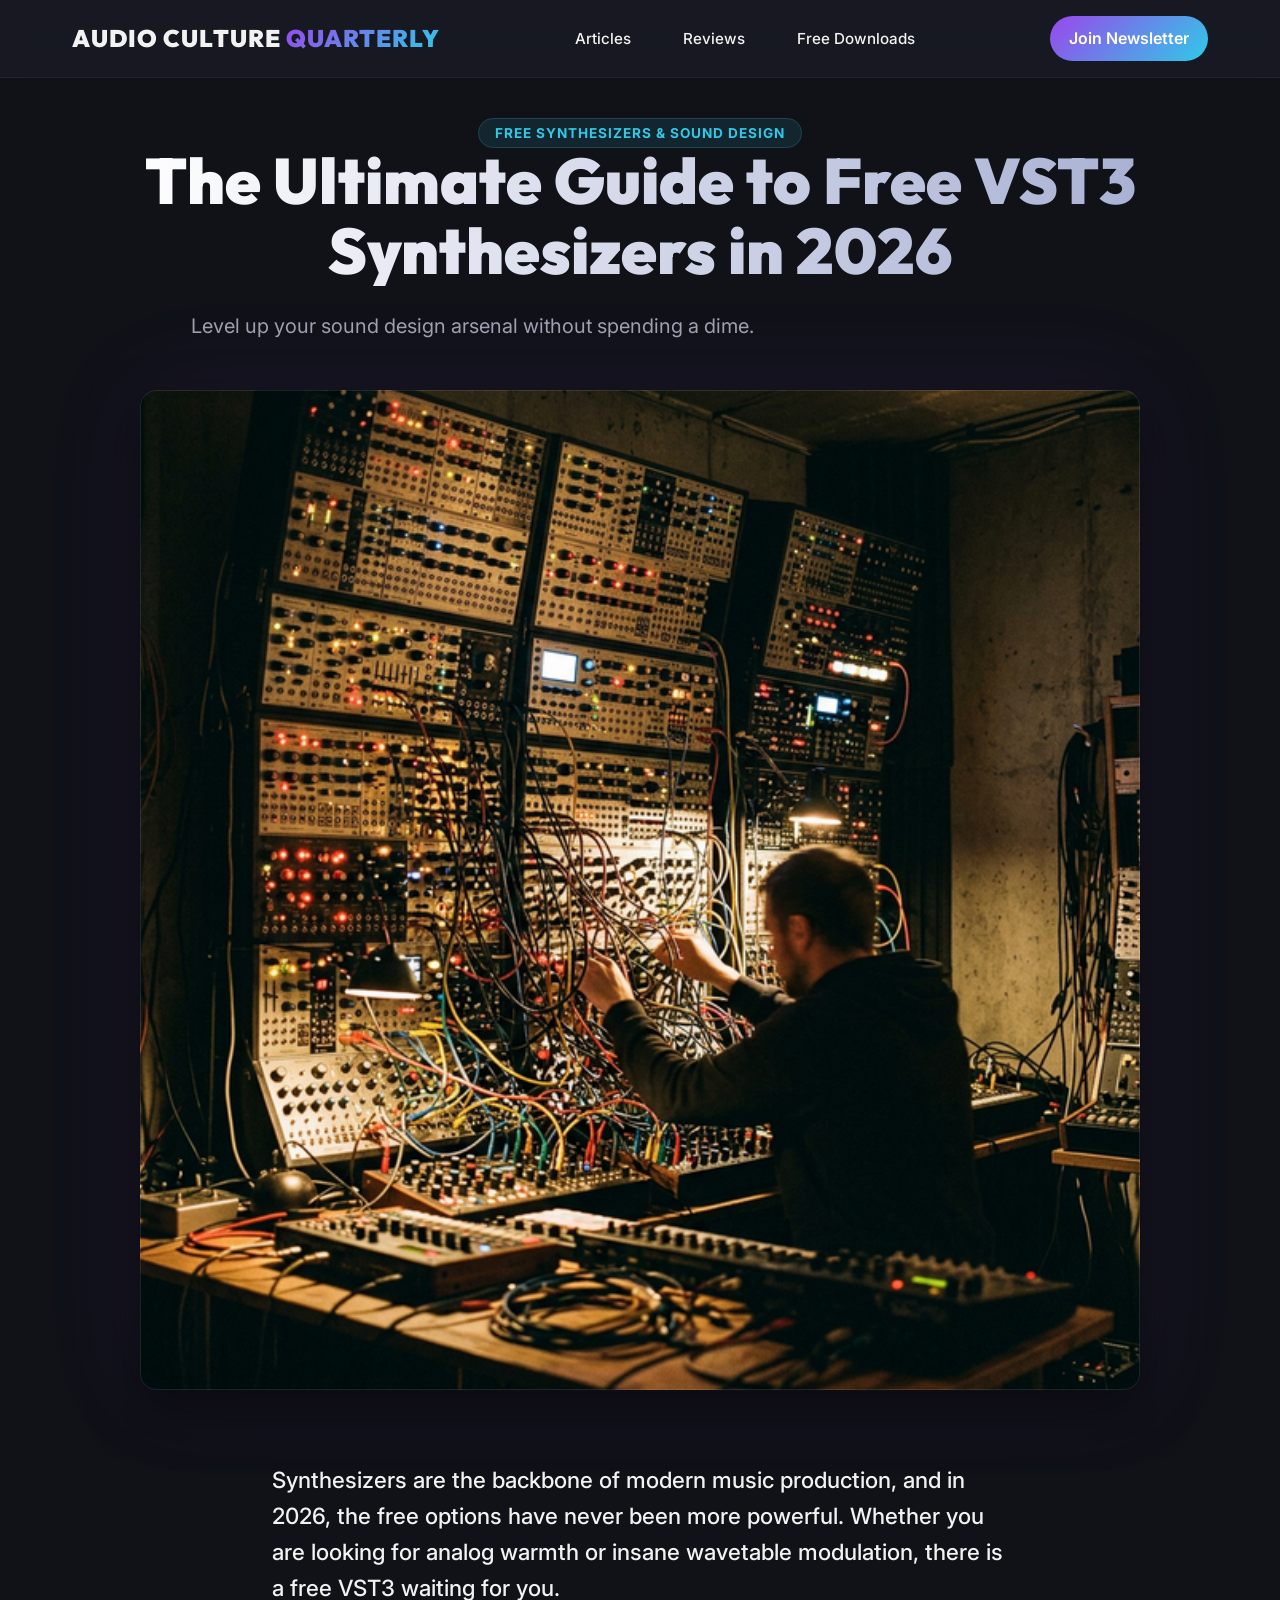
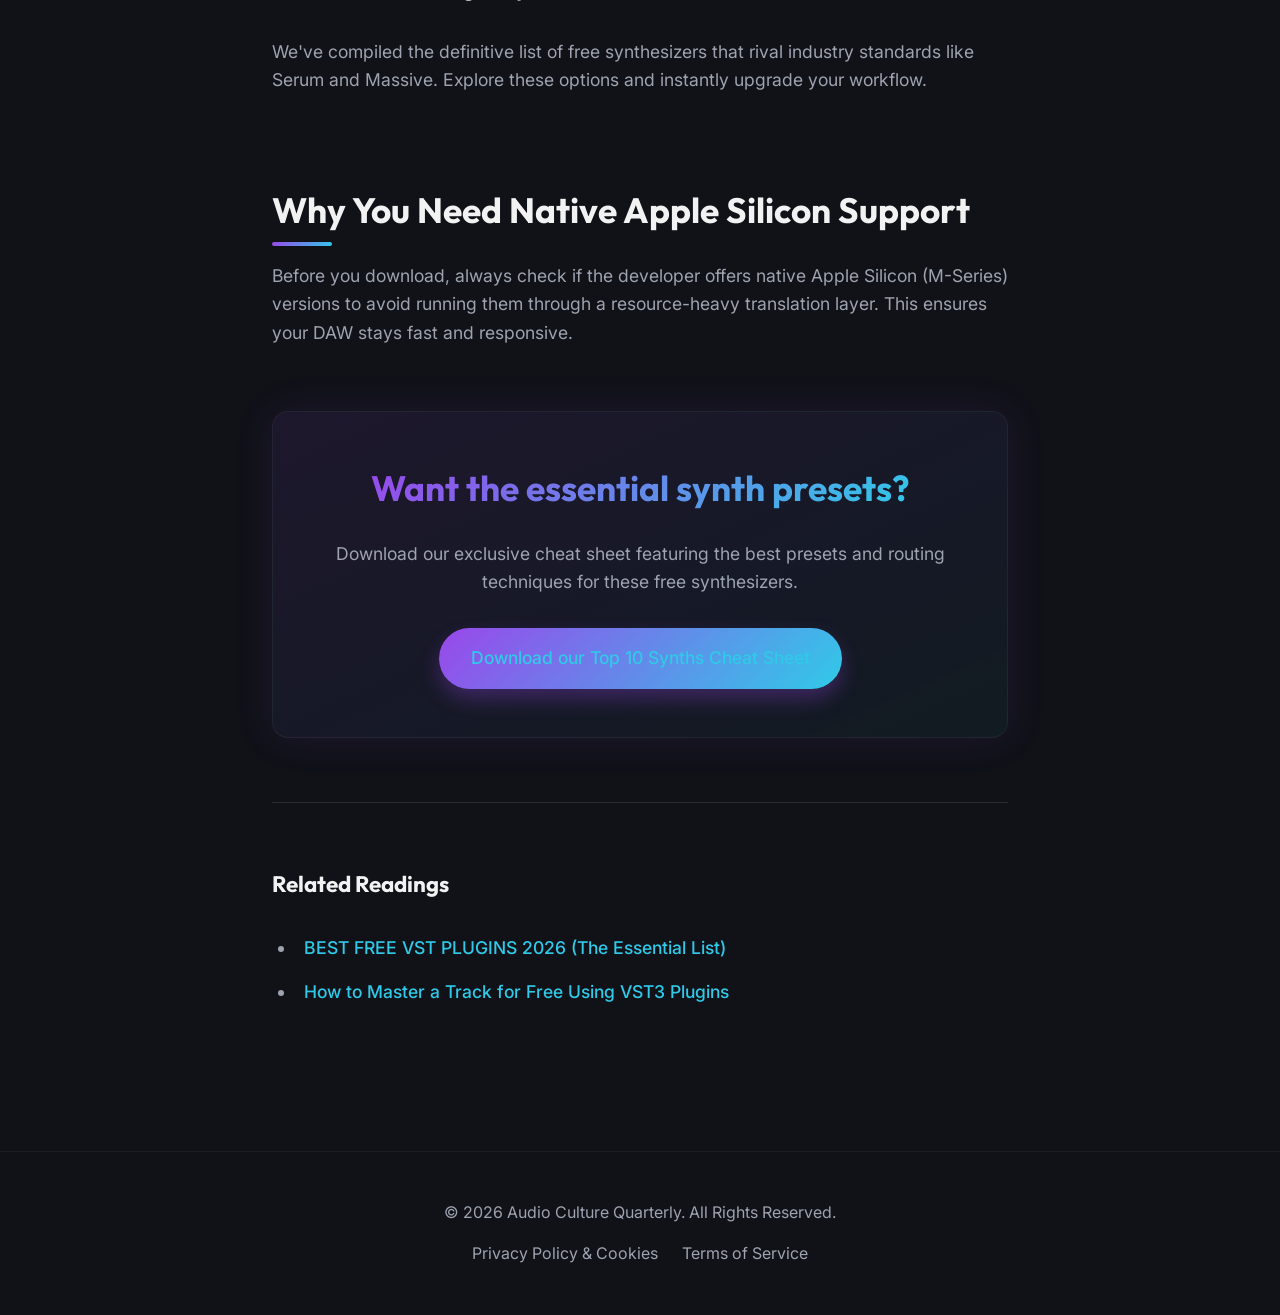
<file: post-free-vst3-synths.html>
<!DOCTYPE html>
<html lang="en">
<head>
    <meta charset="UTF-8">
    <meta name="viewport" content="width=device-width, initial-scale=1.0">
    <title>The Ultimate Guide to Free VST3 Synthesizers in 2026 | Audio Culture Quarterly</title>
    <meta name="description" content="Discover the best free VST3 synthesizers for sound design and beatmaking in 2026.">
    <meta name="keywords" content="audiophile, vst, plugins, mixing, mastering, DAW, studio, beat, beatmaker">
    <link href="https://fonts.googleapis.com/css2?family=Outfit:wght@400;700;900&family=Inter:wght@400;500;700&display=swap" rel="stylesheet">
    <link rel="stylesheet" href="./styles.css">
    <meta property="og:title" content="Audio Culture Quarterly | Music Production Blog">
    <meta property="og:description" content="Discover the best free VST plugins, mixing guides, and production setups.">
    <meta property="og:image" content="https://trapperjujo.github.io/AUDIOPHILES-BLOG-/assets/post_best_hero_1773424164450.png">
    <meta property="og:url" content="https://trapperjujo.github.io/AUDIOPHILES-BLOG-/">
    <meta name="twitter:card" content="summary_large_image">
</head>
<body class="dark-theme">
    <nav class="glass-nav">
        <div class="nav-container">
            <a href="index.html" class="logo">AUDIO CULTURE <span>QUARTERLY</span></a>
                        <div class="nav-links">
                <a href="index.html">Articles</a>
                <a href="reviews.html">Reviews</a>
                <a href="downloads.html">Free Downloads</a>
            </div>
            <a href="newsletter.html" class="cta-button">Join Newsletter</a>
        </div>
    </nav>
    
    <header class="hero">
        <div class="hero-content">
            <span class="badge">Free Synthesizers & Sound Design</span>
            <h1>The Ultimate Guide to Free VST3 Synthesizers in 2026</h1>
            <p class="subtitle">Level up your sound design arsenal without spending a dime.</p>
        </div>
        <div class="hero-image-wrapper">
            <img src="./assets/post_synths_hero_1773423721845.png" alt="Synthesizer wall" class="hero-img">
        </div>
    </header>

    <main class="post-content">
        <article>
            <p class="lead">Synthesizers are the backbone of modern music production, and in 2026, the free options have never been more powerful. Whether you are looking for analog warmth or insane wavetable modulation, there is a free VST3 waiting for you.</p>
            
            <p>We've compiled the definitive list of free synthesizers that rival industry standards like Serum and Massive. Explore these options and instantly upgrade your workflow.</p>

            <h2>Why You Need Native Apple Silicon Support</h2>
            <p>Before you download, always check if the developer offers native Apple Silicon (M-Series) versions to avoid running them through a resource-heavy translation layer. This ensures your DAW stays fast and responsive.</p>

            <div class="cta-section glow-box">
                <h2>Want the essential synth presets?</h2>
                <p>Download our exclusive cheat sheet featuring the best presets and routing techniques for these free synthesizers.</p>
                <div class="cta-buttons">
                    <a href="downloads.html" class="btn-primary">Download our Top 10 Synths Cheat Sheet</a>
                </div>
            </div>
            
            <hr class="divider">
            
            <section class="related-posts" style="margin-top: 4rem;">
                <h3>Related Readings</h3>
                <ul class="styled-list">
                    <li><a href="post-best-free-vst-plugins.html">BEST FREE VST PLUGINS 2026 (The Essential List)</a></li>
                    <li><a href="post-master-for-free.html">How to Master a Track for Free Using VST3 Plugins</a></li>
                </ul>
            </section>
        </article>
    </main>

        <footer>
        <div class="footer-content">
            <p>&copy; 2026 Audio Culture Quarterly. All Rights Reserved.</p>
            <div class="footer-links" style="margin-top: 1rem;">
                <a href="privacy.html" style="color: var(--text-muted); text-decoration: none; margin: 0 10px;">Privacy Policy & Cookies</a>
                <a href="terms.html" style="color: var(--text-muted); text-decoration: none; margin: 0 10px;">Terms of Service</a>
            </div>
        </div>
    </footer>
</body>
</html>
</file>
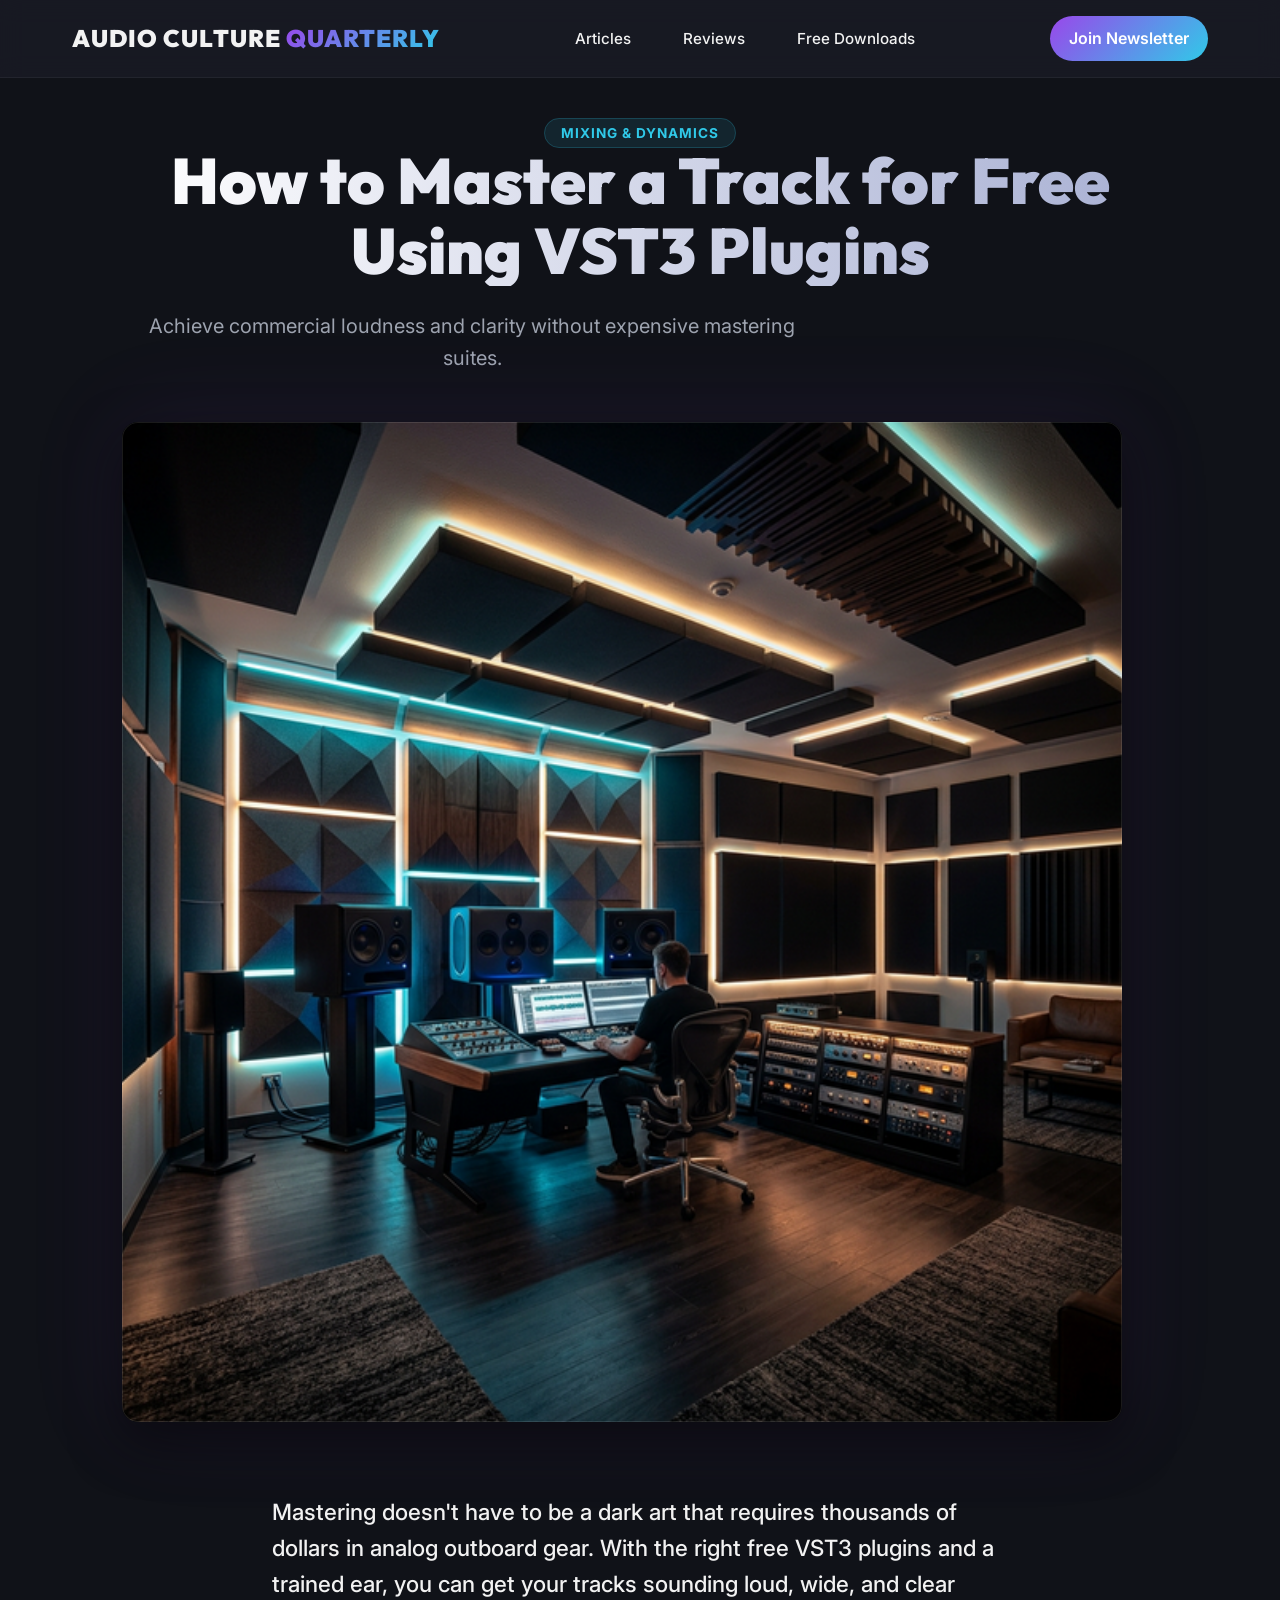
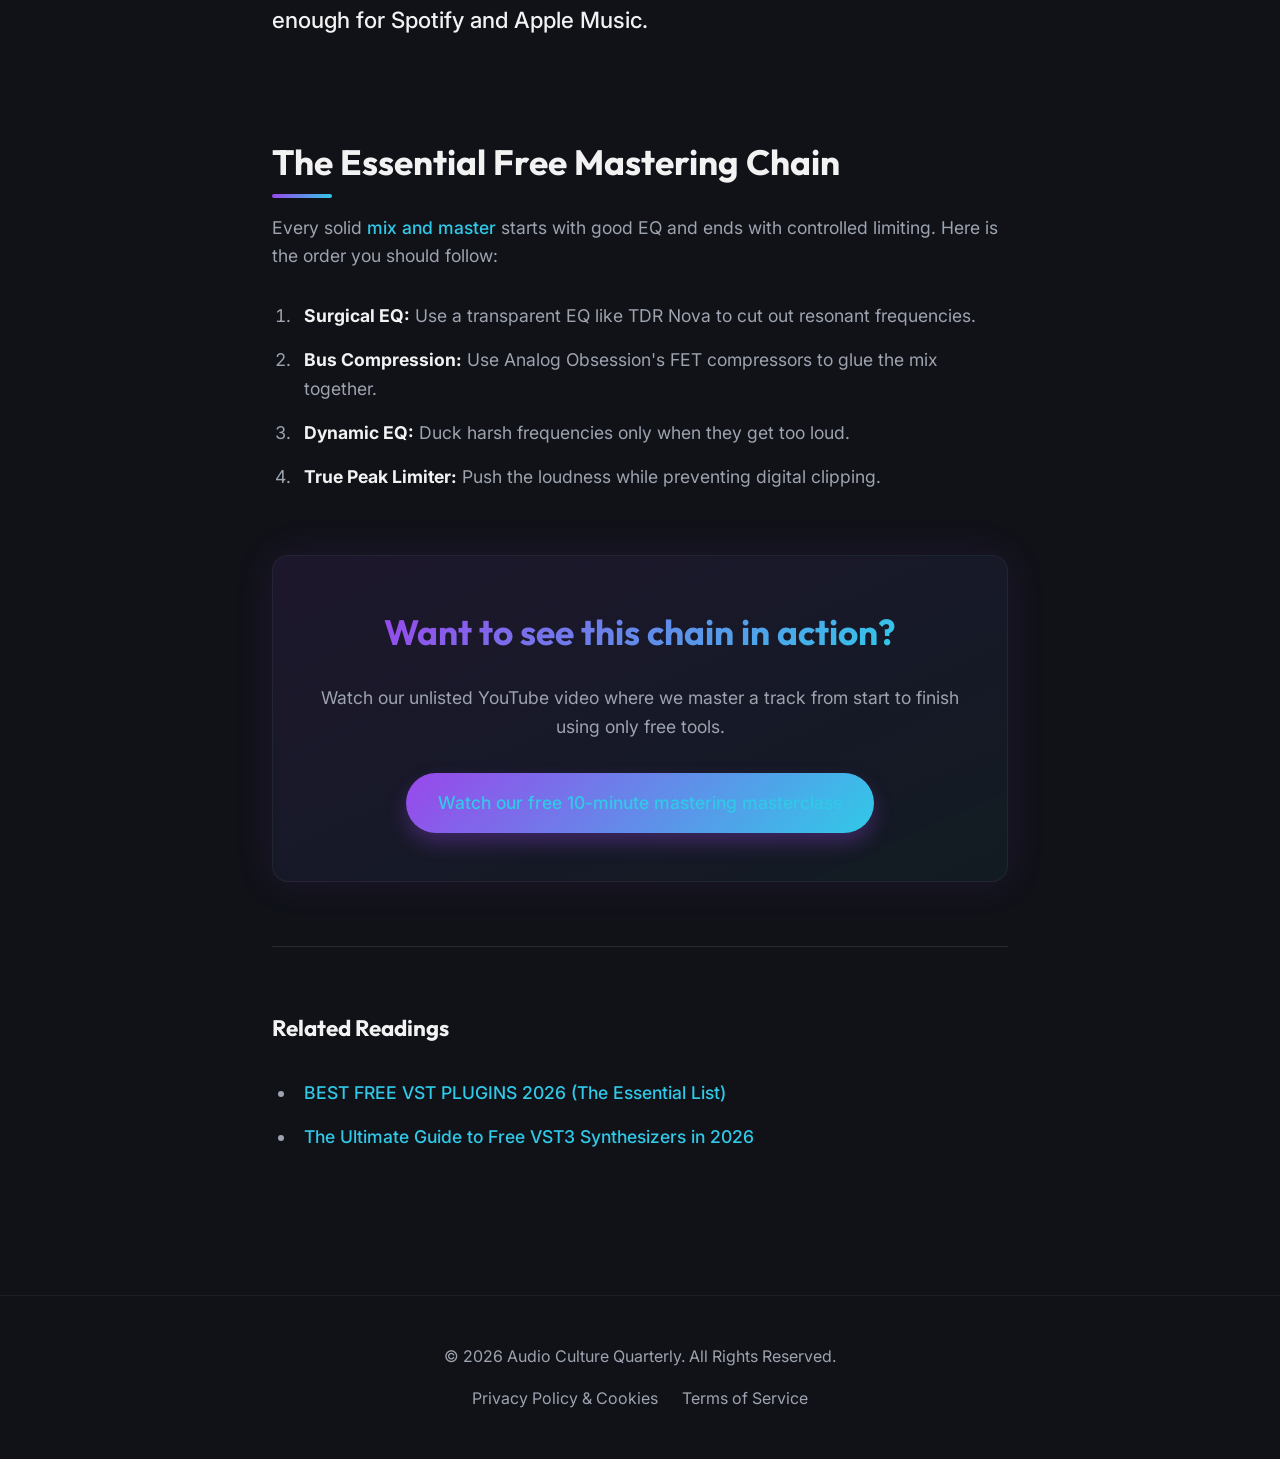
<file: post-master-for-free.html>
<!DOCTYPE html>
<html lang="en">
<head>
    <meta charset="UTF-8">
    <meta name="viewport" content="width=device-width, initial-scale=1.0">
    <title>How to Master a Track for Free Using VST3 Plugins | Audio Culture Quarterly</title>
    <meta name="description" content="A comprehensive guide to mastering your music using only 100% free VST3 plugins.">
    <meta name="keywords" content="audiophile, vst, plugins, mixing, mastering, DAW, studio, beat, beatmaker">
    <link href="https://fonts.googleapis.com/css2?family=Outfit:wght@400;700;900&family=Inter:wght@400;500;700&display=swap" rel="stylesheet">
    <link rel="stylesheet" href="./styles.css">
    <meta property="og:title" content="Audio Culture Quarterly | Music Production Blog">
    <meta property="og:description" content="Discover the best free VST plugins, mixing guides, and production setups.">
    <meta property="og:image" content="https://trapperjujo.github.io/AUDIOPHILES-BLOG-/assets/post_best_hero_1773424164450.png">
    <meta property="og:url" content="https://trapperjujo.github.io/AUDIOPHILES-BLOG-/">
    <meta name="twitter:card" content="summary_large_image">
</head>
<body class="dark-theme">
    <nav class="glass-nav">
        <div class="nav-container">
            <a href="index.html" class="logo">AUDIO CULTURE <span>QUARTERLY</span></a>
                        <div class="nav-links">
                <a href="index.html">Articles</a>
                <a href="reviews.html">Reviews</a>
                <a href="downloads.html">Free Downloads</a>
            </div>
            <a href="newsletter.html" class="cta-button">Join Newsletter</a>
        </div>
    </nav>
    
    <header class="hero">
        <div class="hero-content">
            <span class="badge">Mixing & Dynamics</span>
            <h1>How to Master a Track for Free Using VST3 Plugins</h1>
            <p class="subtitle">Achieve commercial loudness and clarity without expensive mastering suites.</p>
        <div class="hero-image-wrapper">
            <img src="./assets/post_master_hero_1773423691396.png" alt="Master room" class="hero-img">
        </div>
    </header>

    <main class="post-content">
        <article>
            <p class="lead">Mastering doesn't have to be a dark art that requires thousands of dollars in analog outboard gear. With the right free VST3 plugins and a trained ear, you can get your tracks sounding loud, wide, and clear enough for Spotify and Apple Music.</p>
            
            <h2>The Essential Free Mastering Chain</h2>
            <p>Every solid <a href="post-best-free-vst-plugins.html">mix and master</a> starts with good EQ and ends with controlled limiting. Here is the order you should follow:</p>
            <ol class="styled-list">
                <li><strong>Surgical EQ:</strong> Use a transparent EQ like TDR Nova to cut out resonant frequencies.</li>
                <li><strong>Bus Compression:</strong> Use Analog Obsession's FET compressors to glue the mix together.</li>
                <li><strong>Dynamic EQ:</strong> Duck harsh frequencies only when they get too loud.</li>
                <li><strong>True Peak Limiter:</strong> Push the loudness while preventing digital clipping.</li>
            </ol>

            <div class="cta-section glow-box">
                <h2>Want to see this chain in action?</h2>
                <p>Watch our unlisted YouTube video where we master a track from start to finish using only free tools.</p>
                <div class="cta-buttons">
                    <a href="downloads.html" class="btn-primary">Watch our free 10-minute mastering masterclass</a>
                </div>
            </div>
            
            <hr class="divider">
            
            <section class="related-posts" style="margin-top: 4rem;">
                <h3>Related Readings</h3>
                <ul class="styled-list">
                    <li><a href="post-best-free-vst-plugins.html">BEST FREE VST PLUGINS 2026 (The Essential List)</a></li>
                    <li><a href="post-free-vst3-synths.html">The Ultimate Guide to Free VST3 Synthesizers in 2026</a></li>
                </ul>
            </section>
        </article>
    </main>

        <footer>
        <div class="footer-content">
            <p>&copy; 2026 Audio Culture Quarterly. All Rights Reserved.</p>
            <div class="footer-links" style="margin-top: 1rem;">
                <a href="privacy.html" style="color: var(--text-muted); text-decoration: none; margin: 0 10px;">Privacy Policy & Cookies</a>
                <a href="terms.html" style="color: var(--text-muted); text-decoration: none; margin: 0 10px;">Terms of Service</a>
            </div>
        </div>
    </footer>
</body>
</html>
</file>
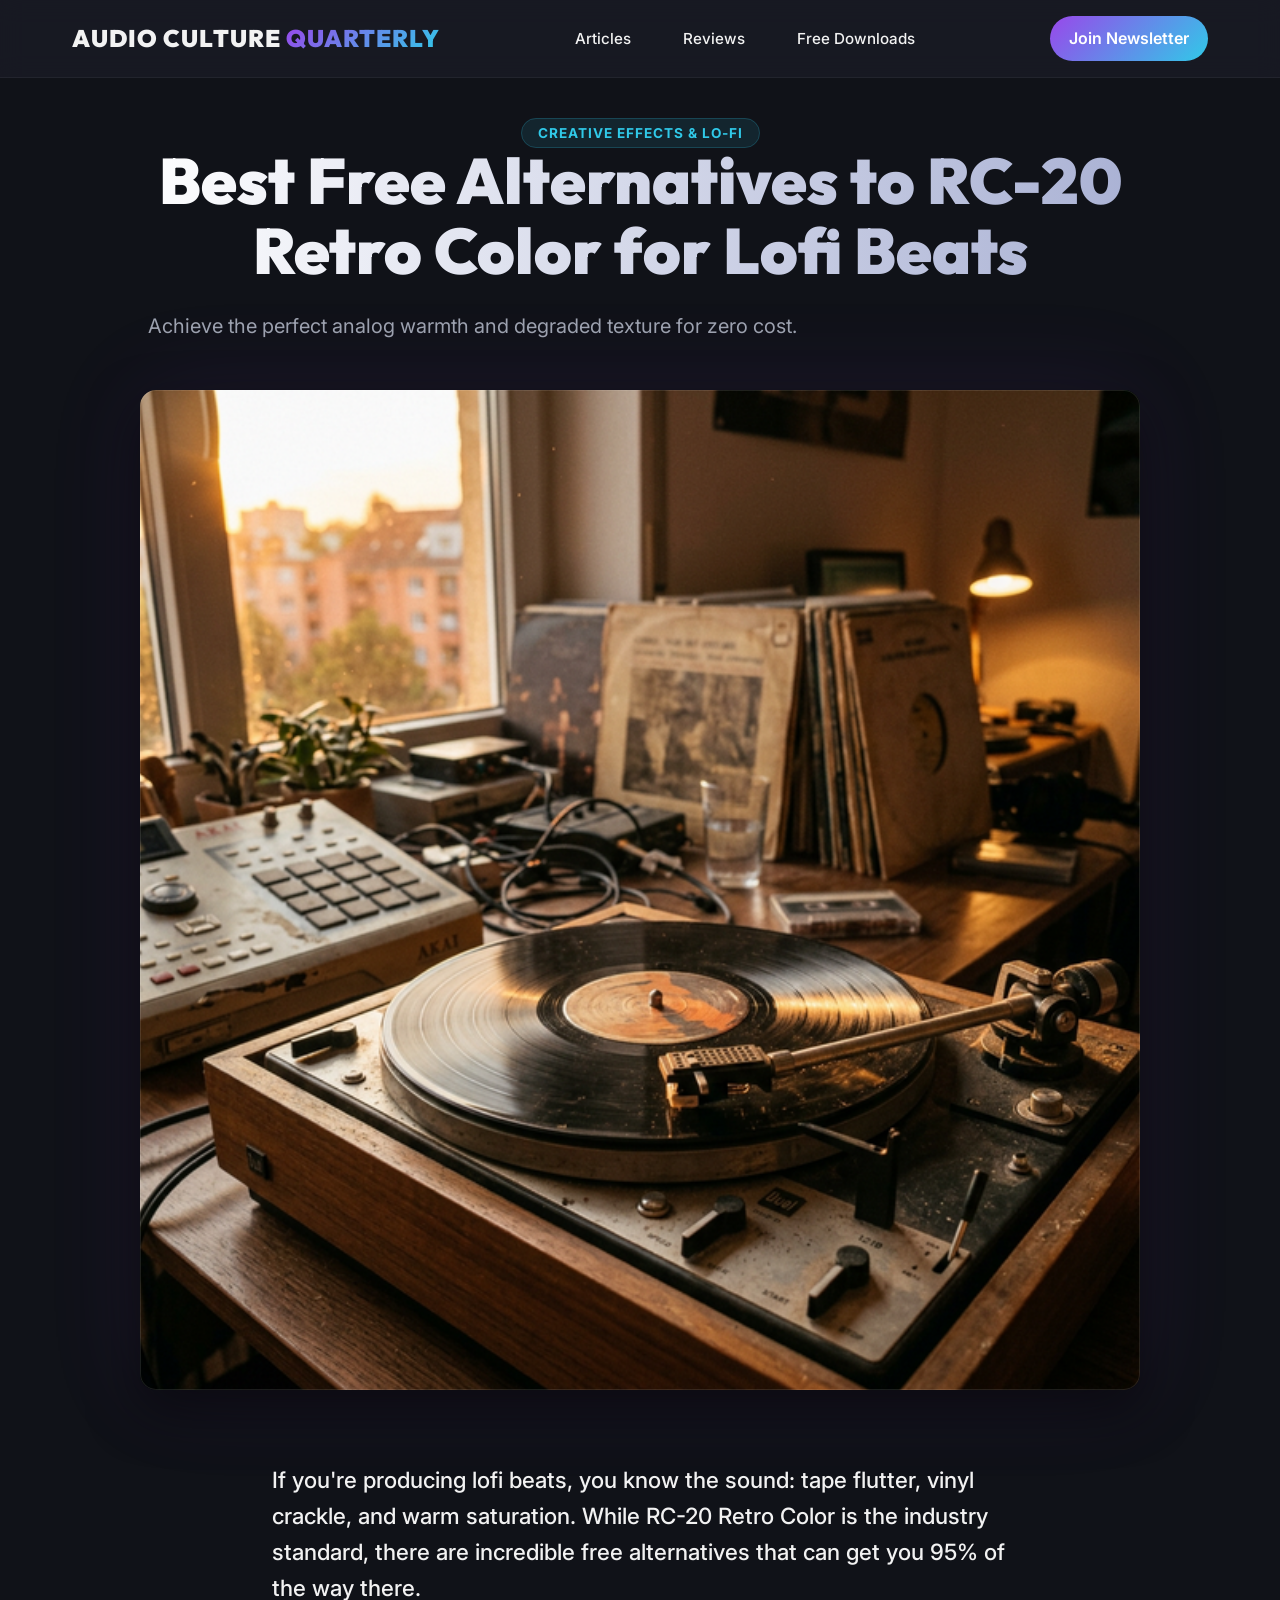
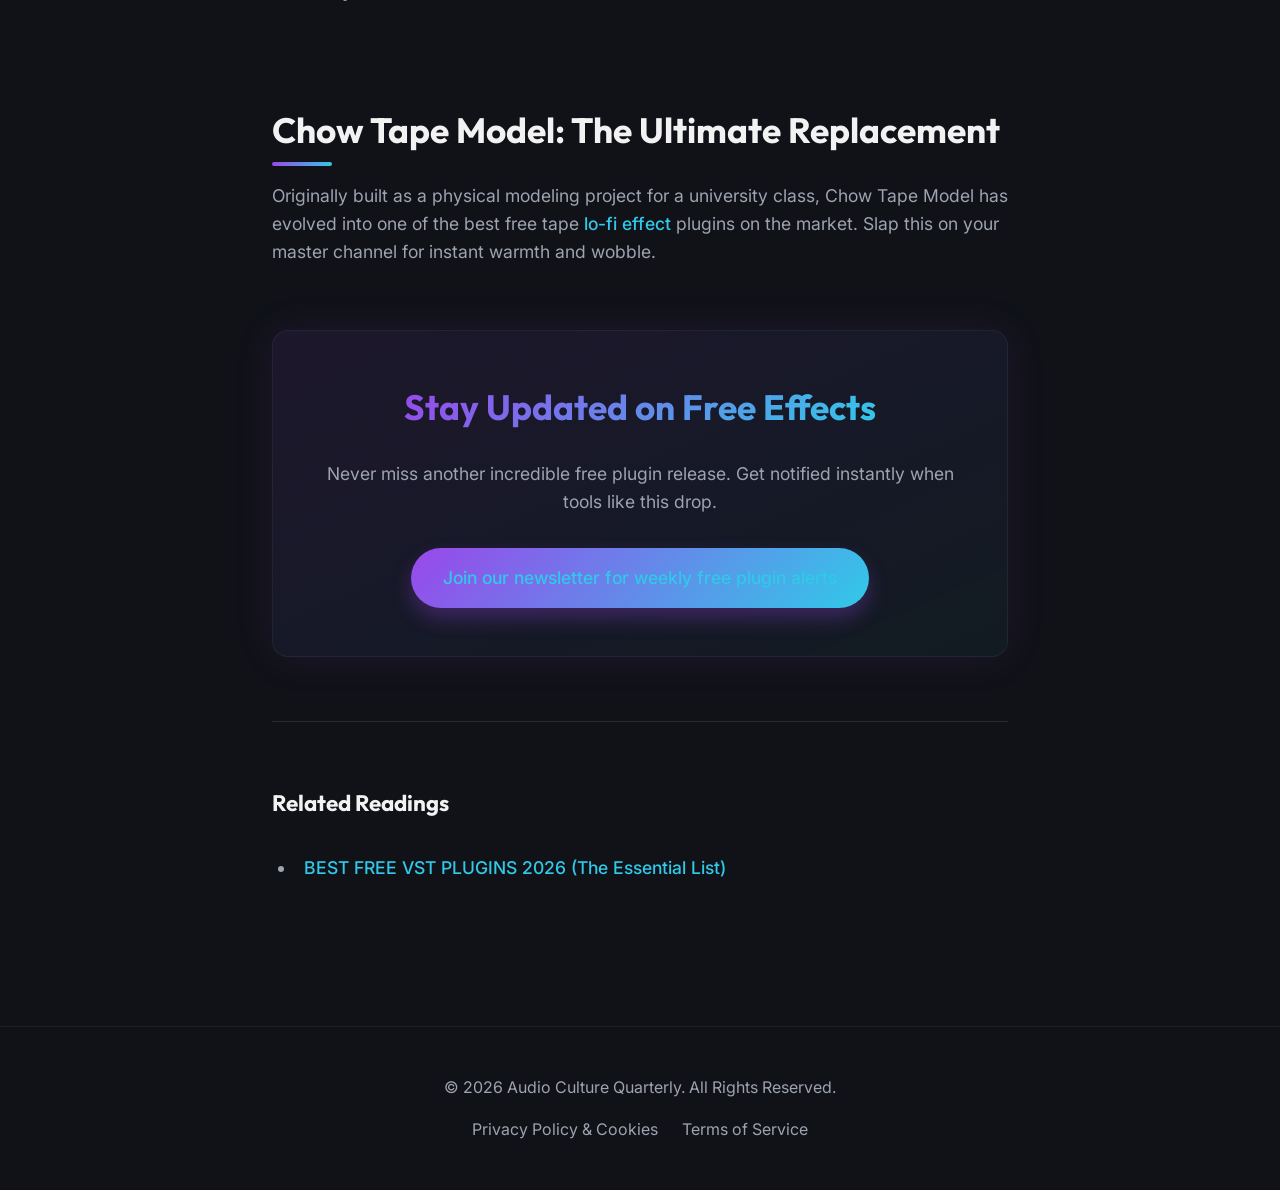
<file: post-rc20-alternatives.html>
<!DOCTYPE html>
<html lang="en">
<head>
    <meta charset="UTF-8">
    <meta name="viewport" content="width=device-width, initial-scale=1.0">
    <title>Best Free Alternatives to RC-20 Retro Color for Lofi Beats | Audio Culture Quarterly</title>
    <meta name="description" content="Get that warm, wobbly vinyl sound for free with the best RC-20 alternatives.">
    <meta name="keywords" content="audiophile, vst, plugins, mixing, mastering, DAW, studio, beat, beatmaker">
    <link href="https://fonts.googleapis.com/css2?family=Outfit:wght@400;700;900&family=Inter:wght@400;500;700&display=swap" rel="stylesheet">
    <link rel="stylesheet" href="./styles.css">
    <meta property="og:title" content="Audio Culture Quarterly | Music Production Blog">
    <meta property="og:description" content="Discover the best free VST plugins, mixing guides, and production setups.">
    <meta property="og:image" content="https://trapperjujo.github.io/AUDIOPHILES-BLOG-/assets/post_best_hero_1773424164450.png">
    <meta property="og:url" content="https://trapperjujo.github.io/AUDIOPHILES-BLOG-/">
    <meta name="twitter:card" content="summary_large_image">
</head>
<body class="dark-theme">
    <nav class="glass-nav">
        <div class="nav-container">
            <a href="index.html" class="logo">AUDIO CULTURE <span>QUARTERLY</span></a>
                        <div class="nav-links">
                <a href="index.html">Articles</a>
                <a href="reviews.html">Reviews</a>
                <a href="downloads.html">Free Downloads</a>
            </div>
            <a href="newsletter.html" class="cta-button">Join Newsletter</a>
        </div>
    </nav>
    
    <header class="hero">
        <div class="hero-content">
            <span class="badge">Creative Effects & Lo-Fi</span>
            <h1>Best Free Alternatives to RC-20 Retro Color for Lofi Beats</h1>
            <p class="subtitle">Achieve the perfect analog warmth and degraded texture for zero cost.</p>
        </div>
        <div class="hero-image-wrapper">
            <img src="./assets/post_rc20_hero_1773423735099.png" alt="Lo-Fi Studio Layout" class="hero-img">
        </div>
    </header>

    <main class="post-content">
        <article>
            <p class="lead">If you're producing lofi beats, you know the sound: tape flutter, vinyl crackle, and warm saturation. While RC-20 Retro Color is the industry standard, there are incredible free alternatives that can get you 95% of the way there.</p>
            
            <h2>Chow Tape Model: The Ultimate Replacement</h2>
            <p>Originally built as a physical modeling project for a university class, Chow Tape Model has evolved into one of the best free tape <a href="post-best-free-vst-plugins.html">lo-fi effect</a> plugins on the market. Slap this on your master channel for instant warmth and wobble.</p>

            <div class="cta-section glow-box">
                <h2>Stay Updated on Free Effects</h2>
                <p>Never miss another incredible free plugin release. Get notified instantly when tools like this drop.</p>
                <div class="cta-buttons">
                    <a href="downloads.html" class="btn-primary">Join our newsletter for weekly free plugin alerts</a>
                </div>
            </div>
            
            <hr class="divider">
            
            <section class="related-posts" style="margin-top: 4rem;">
                <h3>Related Readings</h3>
                <ul class="styled-list">
                    <li><a href="post-best-free-vst-plugins.html">BEST FREE VST PLUGINS 2026 (The Essential List)</a></li>
                </ul>
            </section>
        </article>
    </main>

        <footer>
        <div class="footer-content">
            <p>&copy; 2026 Audio Culture Quarterly. All Rights Reserved.</p>
            <div class="footer-links" style="margin-top: 1rem;">
                <a href="privacy.html" style="color: var(--text-muted); text-decoration: none; margin: 0 10px;">Privacy Policy & Cookies</a>
                <a href="terms.html" style="color: var(--text-muted); text-decoration: none; margin: 0 10px;">Terms of Service</a>
            </div>
        </div>
    </footer>
</body>
</html>
</file>
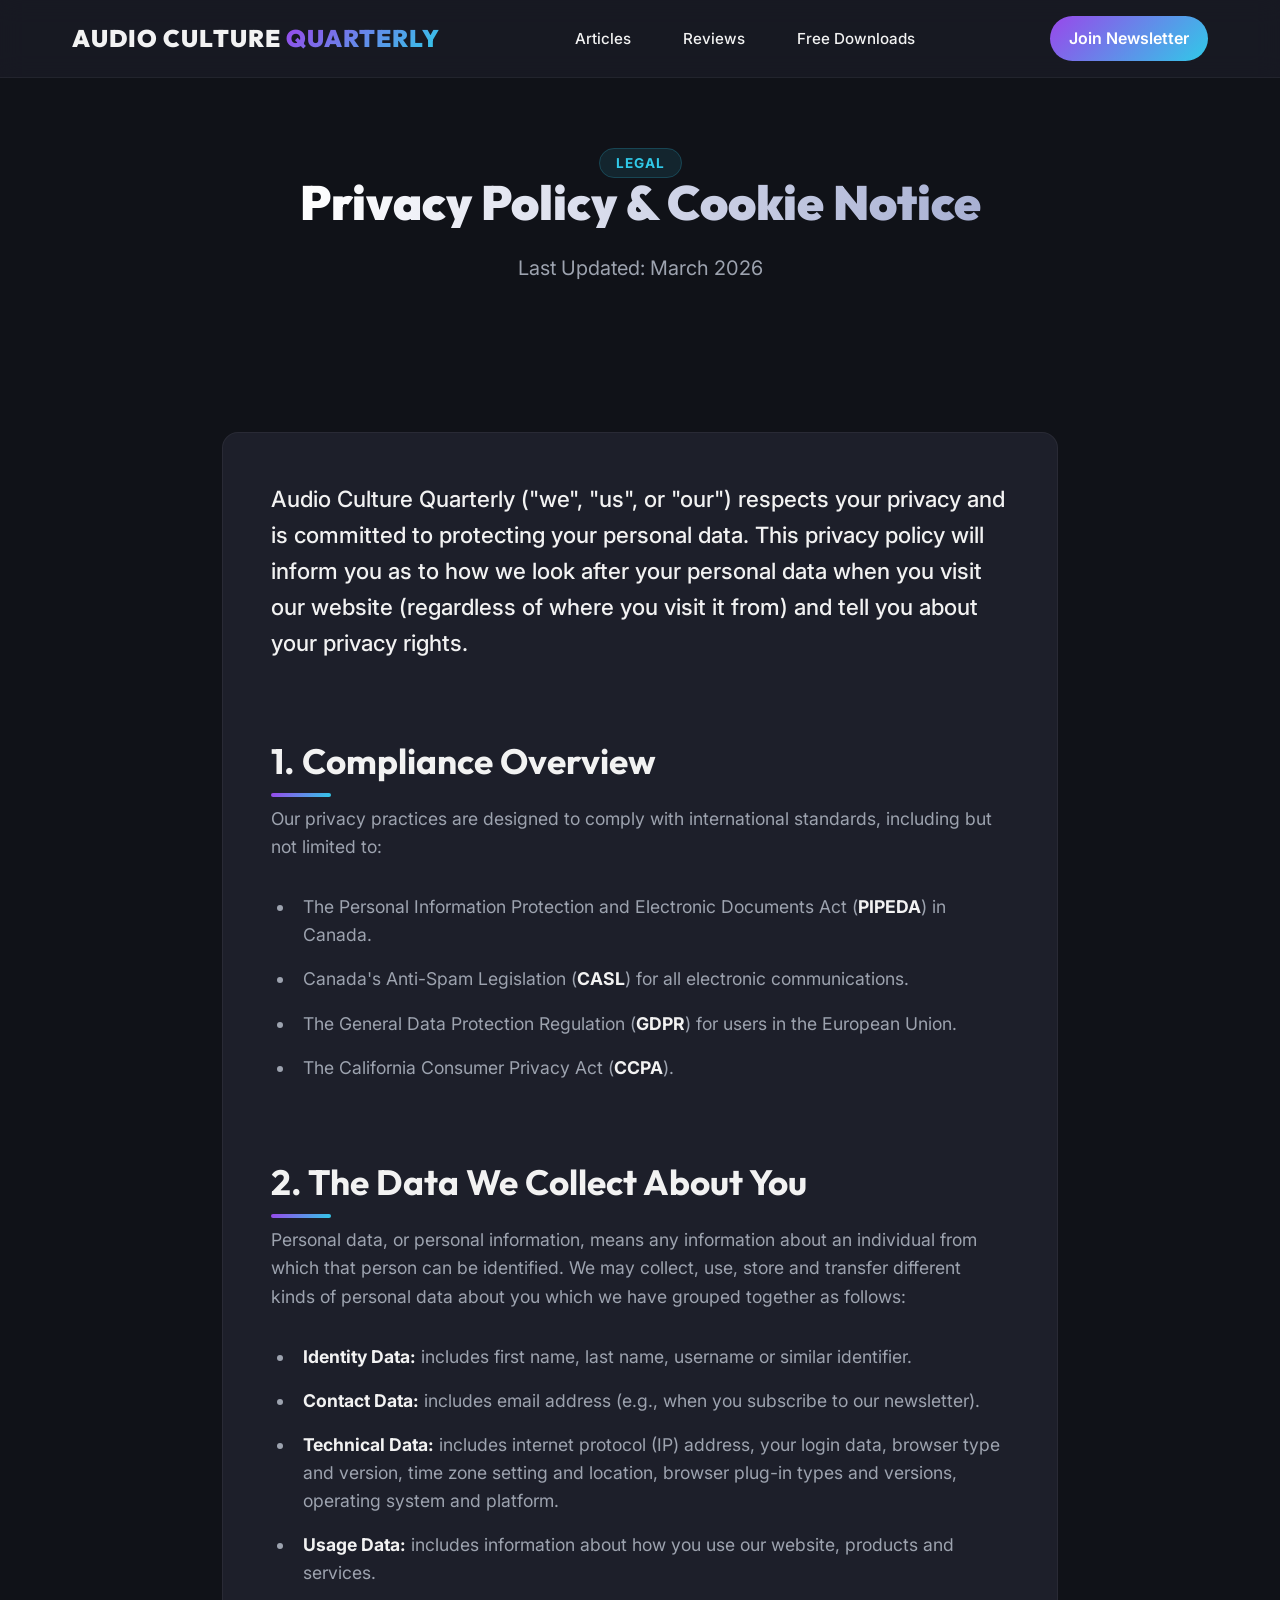
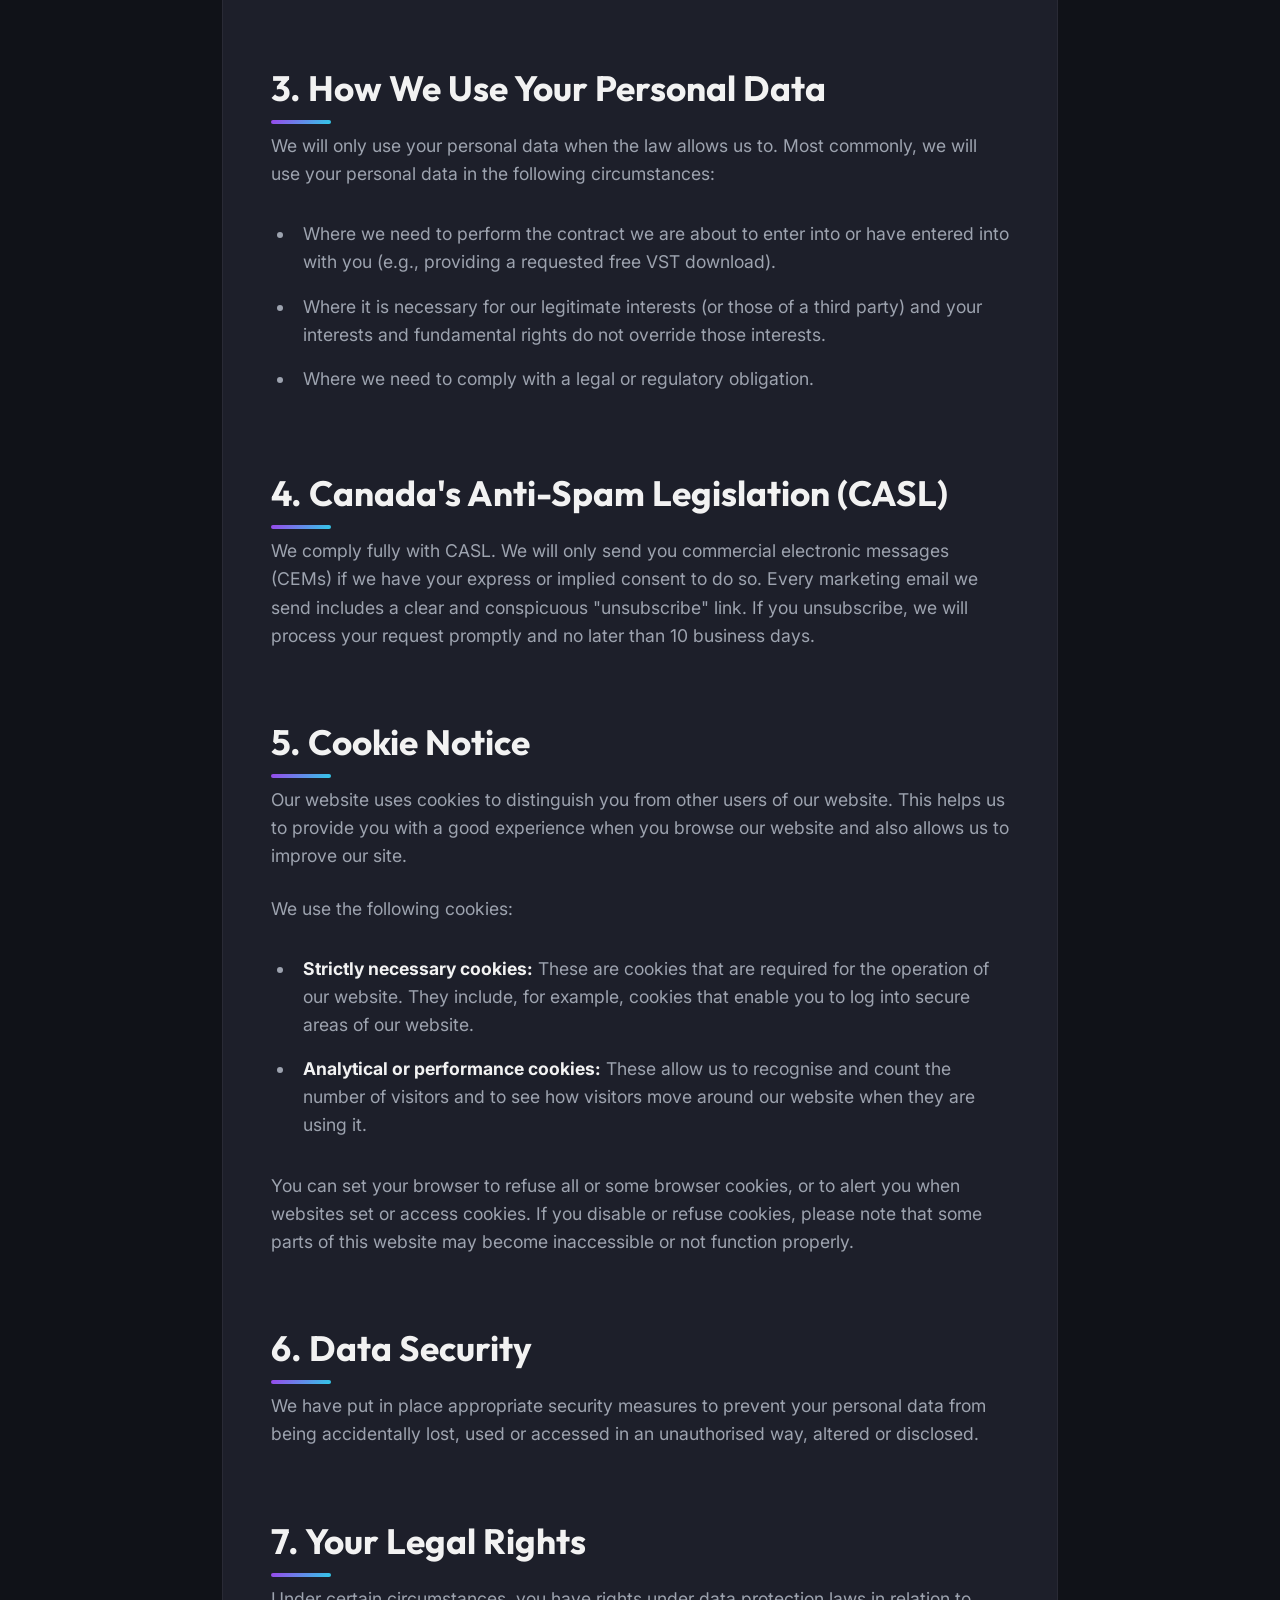
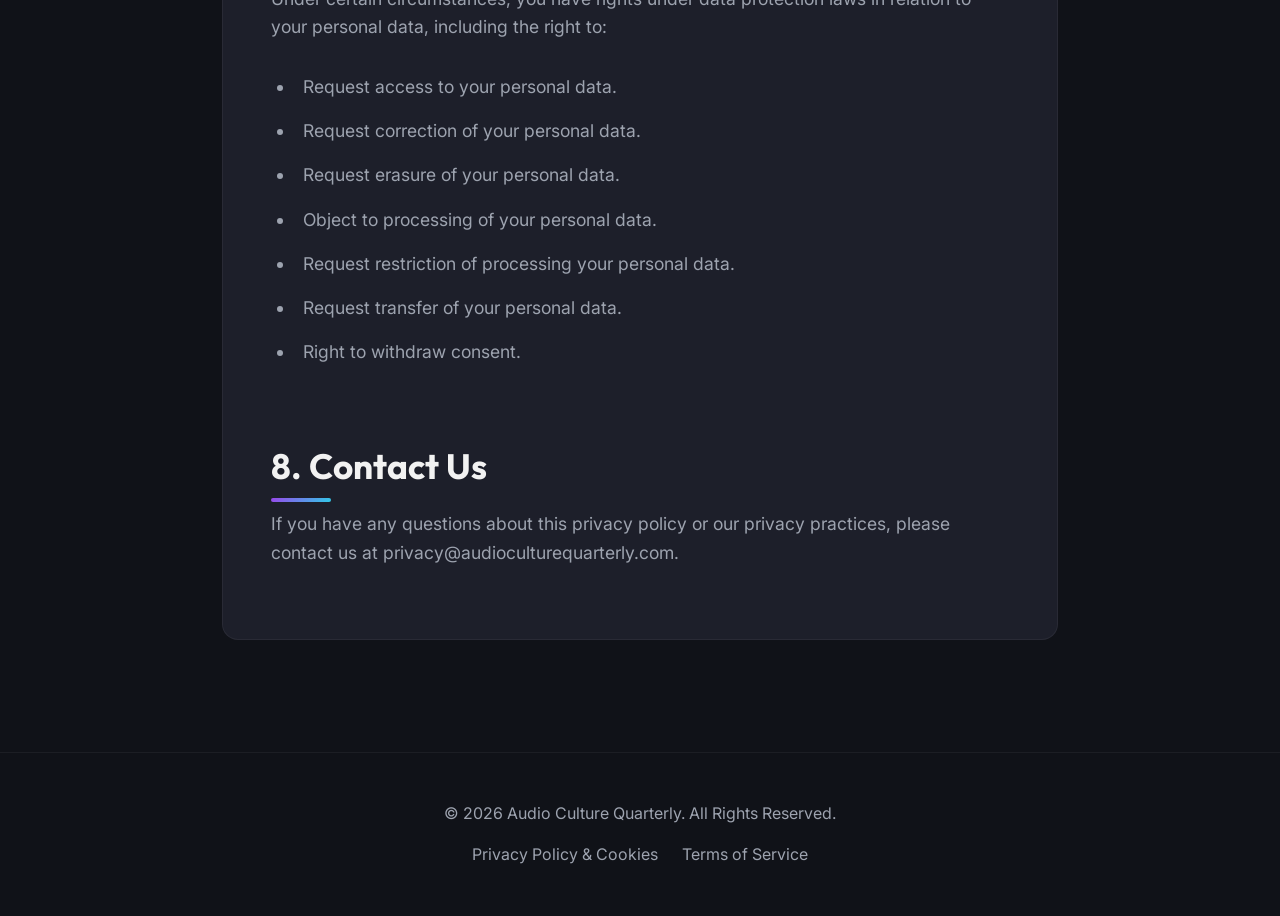
<file: privacy.html>
<!DOCTYPE html>
<html lang="en">
<head>
    <meta charset="UTF-8">
    <meta name="viewport" content="width=device-width, initial-scale=1.0">
    <title>Privacy Policy | Audio Culture Quarterly</title>
    <meta name="description" content="Audio Culture Quarterly Privacy Policy and Cookie Notice. Compliant with PIPEDA, GDPR, and CASL.">
    <meta name="keywords" content="audiophile, vst, plugins, mixing, mastering, DAW, studio, beat, beatmaker">
    <link href="https://fonts.googleapis.com/css2?family=Outfit:wght@400;700;900&family=Inter:wght@400;500;700&display=swap" rel="stylesheet">
    <link rel="stylesheet" href="./styles.css">
    <style>
        .legal-content {
            background: var(--bg-surface);
            padding: 3rem;
            border-radius: var(--border-radius-lg);
            border: 1px solid hsla(0,0%,100%,0.05);
            margin-top: 3rem;
        }
        .legal-content h2 {
            margin-top: 2.5rem;
            margin-bottom: 1rem;
            color: var(--text-main);
        }
    </style>
    <meta property="og:title" content="Audio Culture Quarterly | Music Production Blog">
    <meta property="og:description" content="Discover the best free VST plugins, mixing guides, and production setups.">
    <meta property="og:image" content="https://trapperjujo.github.io/AUDIOPHILES-BLOG-/assets/post_best_hero_1773424164450.png">
    <meta property="og:url" content="https://trapperjujo.github.io/AUDIOPHILES-BLOG-/">
    <meta name="twitter:card" content="summary_large_image">
</head>
<body class="dark-theme">
    <nav class="glass-nav">
        <div class="nav-container">
            <a href="index.html" class="logo">AUDIO CULTURE <span>QUARTERLY</span></a>
            <div class="nav-links">
                <a href="index.html">Articles</a>
                <a href="reviews.html">Reviews</a>
                <a href="downloads.html">Free Downloads</a>
            </div>
            <a href="newsletter.html" class="cta-button">Join Newsletter</a>
        </div>
    </nav>
    
    <header class="hero" style="margin-top: 150px; margin-bottom: 20px;">
        <div class="hero-content">
            <span class="badge">Legal</span>
            <h1 style="font-size: 3rem;">Privacy Policy & Cookie Notice</h1>
            <p class="subtitle">Last Updated: March 2026</p>
        </div>
    </header>

    <main class="post-content" style="max-width: 900px;">
        <article class="legal-content">
            <p class="lead">Audio Culture Quarterly ("we", "us", or "our") respects your privacy and is committed to protecting your personal data. This privacy policy will inform you as to how we look after your personal data when you visit our website (regardless of where you visit it from) and tell you about your privacy rights.</p>
            
            <h2>1. Compliance Overview</h2>
            <p>Our privacy practices are designed to comply with international standards, including but not limited to:</p>
            <ul class="styled-list">
                <li>The Personal Information Protection and Electronic Documents Act (<strong>PIPEDA</strong>) in Canada.</li>
                <li>Canada's Anti-Spam Legislation (<strong>CASL</strong>) for all electronic communications.</li>
                <li>The General Data Protection Regulation (<strong>GDPR</strong>) for users in the European Union.</li>
                <li>The California Consumer Privacy Act (<strong>CCPA</strong>).</li>
            </ul>

            <h2>2. The Data We Collect About You</h2>
            <p>Personal data, or personal information, means any information about an individual from which that person can be identified. We may collect, use, store and transfer different kinds of personal data about you which we have grouped together as follows:</p>
            <ul class="styled-list">
                <li><strong>Identity Data:</strong> includes first name, last name, username or similar identifier.</li>
                <li><strong>Contact Data:</strong> includes email address (e.g., when you subscribe to our newsletter).</li>
                <li><strong>Technical Data:</strong> includes internet protocol (IP) address, your login data, browser type and version, time zone setting and location, browser plug-in types and versions, operating system and platform.</li>
                <li><strong>Usage Data:</strong> includes information about how you use our website, products and services.</li>
            </ul>

            <h2>3. How We Use Your Personal Data</h2>
            <p>We will only use your personal data when the law allows us to. Most commonly, we will use your personal data in the following circumstances:</p>
            <ul class="styled-list">
                <li>Where we need to perform the contract we are about to enter into or have entered into with you (e.g., providing a requested free VST download).</li>
                <li>Where it is necessary for our legitimate interests (or those of a third party) and your interests and fundamental rights do not override those interests.</li>
                <li>Where we need to comply with a legal or regulatory obligation.</li>
            </ul>
            
            <h2>4. Canada's Anti-Spam Legislation (CASL)</h2>
            <p>We comply fully with CASL. We will only send you commercial electronic messages (CEMs) if we have your express or implied consent to do so. Every marketing email we send includes a clear and conspicuous "unsubscribe" link. If you unsubscribe, we will process your request promptly and no later than 10 business days.</p>

            <h2>5. Cookie Notice</h2>
            <p>Our website uses cookies to distinguish you from other users of our website. This helps us to provide you with a good experience when you browse our website and also allows us to improve our site.</p>
            <p>We use the following cookies:</p>
            <ul class="styled-list">
                <li><strong>Strictly necessary cookies:</strong> These are cookies that are required for the operation of our website. They include, for example, cookies that enable you to log into secure areas of our website.</li>
                <li><strong>Analytical or performance cookies:</strong> These allow us to recognise and count the number of visitors and to see how visitors move around our website when they are using it.</li>
            </ul>
            <p>You can set your browser to refuse all or some browser cookies, or to alert you when websites set or access cookies. If you disable or refuse cookies, please note that some parts of this website may become inaccessible or not function properly.</p>

            <h2>6. Data Security</h2>
            <p>We have put in place appropriate security measures to prevent your personal data from being accidentally lost, used or accessed in an unauthorised way, altered or disclosed.</p>

            <h2>7. Your Legal Rights</h2>
            <p>Under certain circumstances, you have rights under data protection laws in relation to your personal data, including the right to:</p>
            <ul class="styled-list">
                <li>Request access to your personal data.</li>
                <li>Request correction of your personal data.</li>
                <li>Request erasure of your personal data.</li>
                <li>Object to processing of your personal data.</li>
                <li>Request restriction of processing your personal data.</li>
                <li>Request transfer of your personal data.</li>
                <li>Right to withdraw consent.</li>
            </ul>

            <h2>8. Contact Us</h2>
            <p>If you have any questions about this privacy policy or our privacy practices, please contact us at privacy@audioculturequarterly.com.</p>
        </article>
    </main>

    <footer>
        <div class="footer-content">
            <p>&copy; 2026 Audio Culture Quarterly. All Rights Reserved.</p>
            <div class="footer-links" style="margin-top: 1rem;">
                <a href="privacy.html" style="color: var(--text-muted); text-decoration: none; margin: 0 10px;">Privacy Policy & Cookies</a>
                <a href="terms.html" style="color: var(--text-muted); text-decoration: none; margin: 0 10px;">Terms of Service</a>
            </div>
        </div>
    </footer>
</body>
</html>
</file>
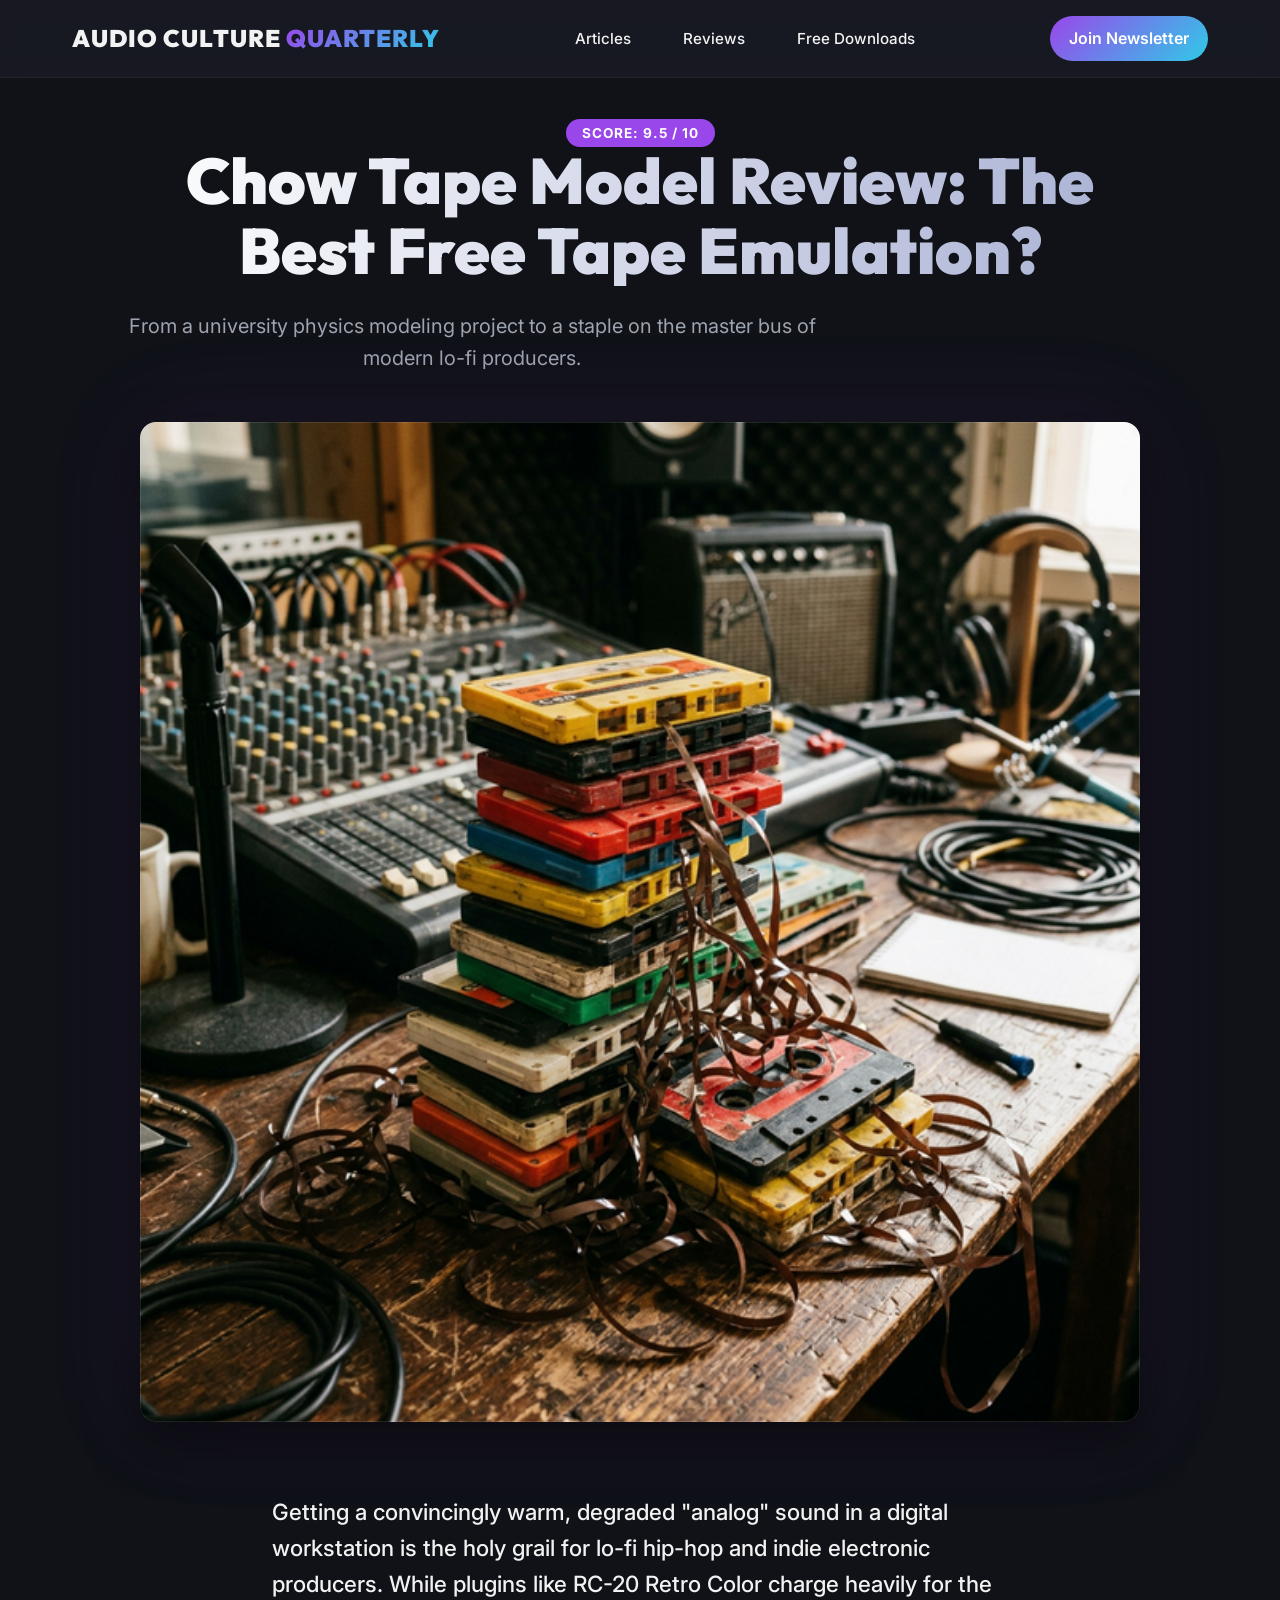
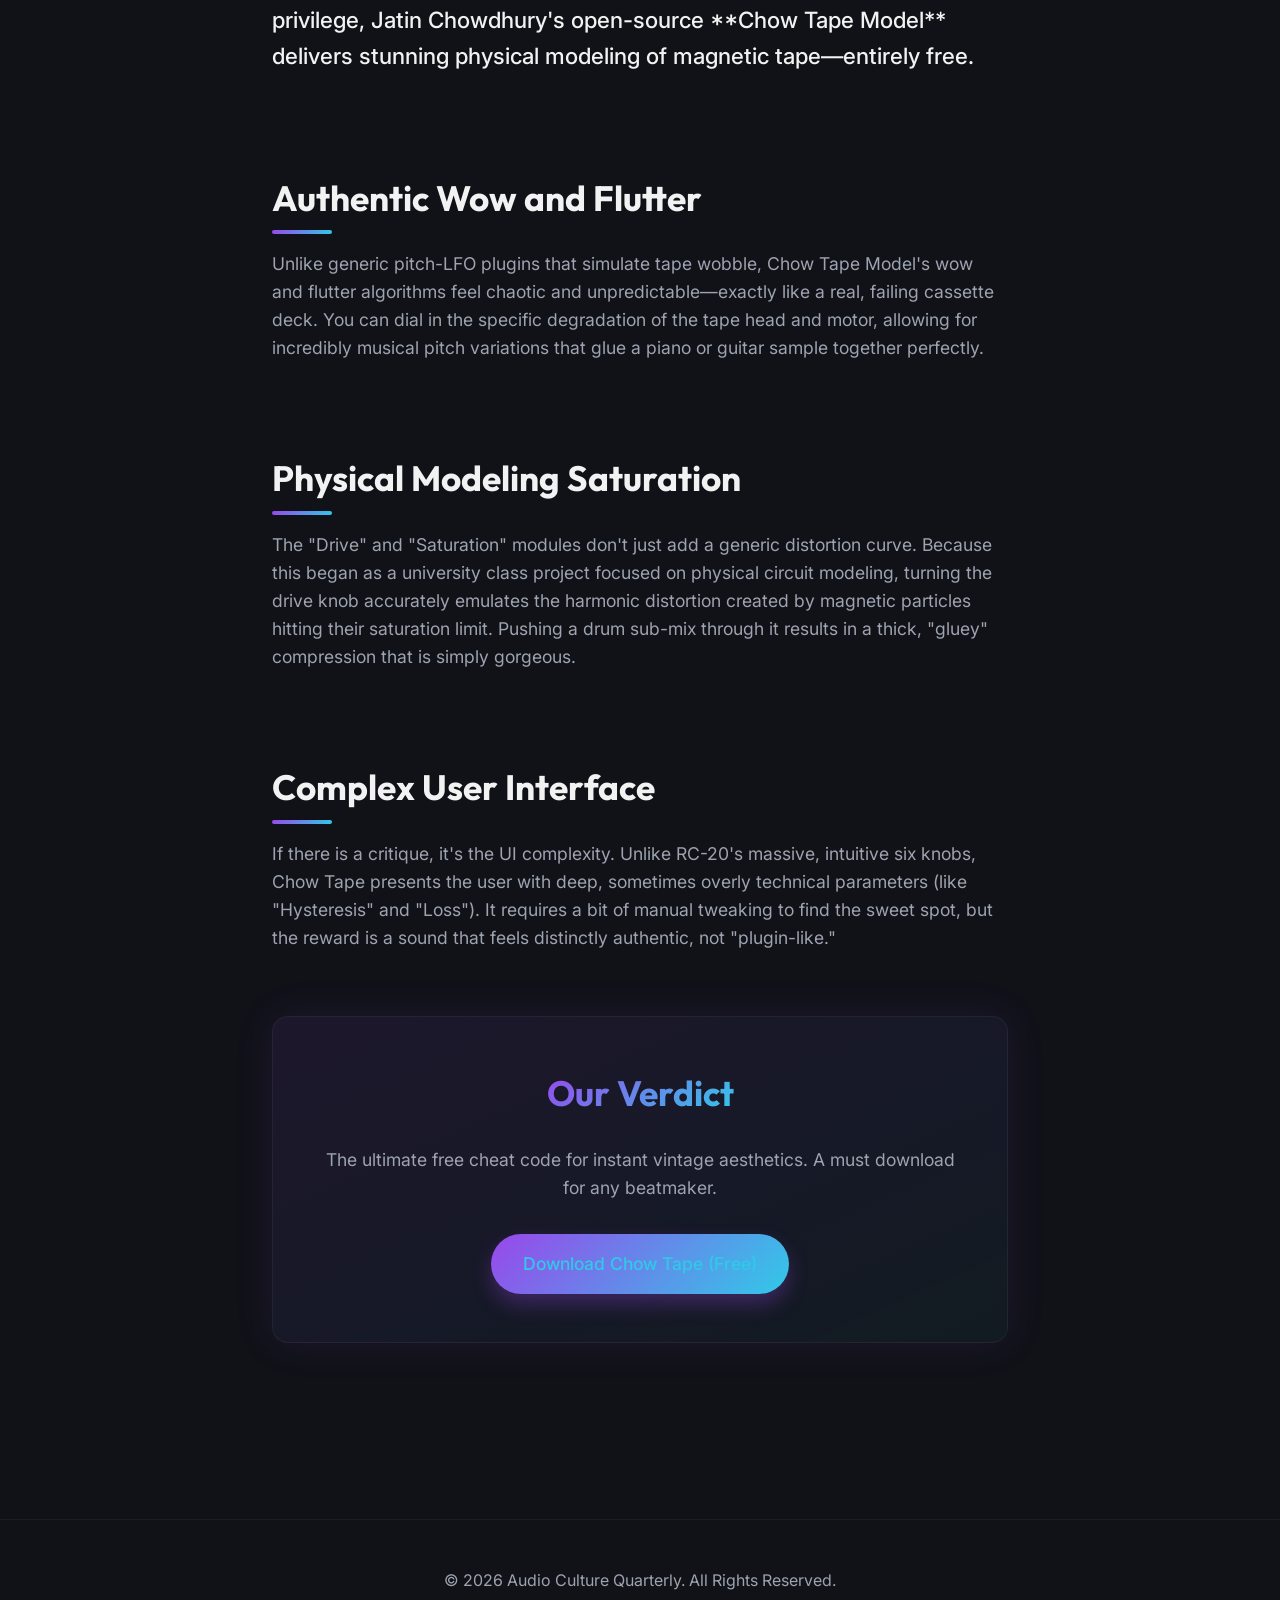
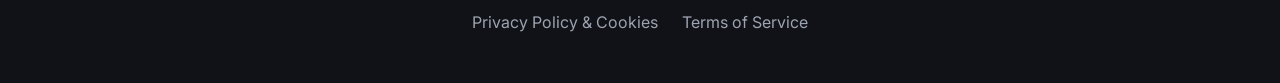
<file: review-chow-tape.html>
<!DOCTYPE html>
<html lang="en">
<head>
    <meta charset="UTF-8">
    <meta name="viewport" content="width=device-width, initial-scale=1.0">
    <title>Chow Tape Model Review | Audio Culture Quarterly</title>
    <meta name="description" content="Determine if Chow Tape Model is the best free alternative to RC-20 for lo-fi tape saturation.">
    <meta name="keywords" content="audiophile, vst, plugins, mixing, mastering, DAW, studio, beat, beatmaker">
    <link href="https://fonts.googleapis.com/css2?family=Outfit:wght@400;700;900&family=Inter:wght@400;500;700&display=swap" rel="stylesheet">
    <link rel="stylesheet" href="./styles.css">
    <meta property="og:title" content="Audio Culture Quarterly | Music Production Blog">
    <meta property="og:description" content="Discover the best free VST plugins, mixing guides, and production setups.">
    <meta property="og:image" content="https://trapperjujo.github.io/AUDIOPHILES-BLOG-/assets/post_best_hero_1773424164450.png">
    <meta property="og:url" content="https://trapperjujo.github.io/AUDIOPHILES-BLOG-/">
    <meta name="twitter:card" content="summary_large_image">
</head>
<body class="dark-theme">
    <nav class="glass-nav">
        <div class="nav-container">
            <a href="index.html" class="logo">AUDIO CULTURE <span>QUARTERLY</span></a>
                        <div class="nav-links">
                <a href="index.html">Articles</a>
                <a href="reviews.html">Reviews</a>
                <a href="downloads.html">Free Downloads</a>
            </div>
            <a href="newsletter.html" class="cta-button">Join Newsletter</a>
        </div>
    </nav>
    
    <header class="hero">
        <div class="hero-content">
            <span class="badge" style="background: var(--accent-glow); color: white; border: none;">Score: 9.5 / 10</span>
            <h1>Chow Tape Model Review: The Best Free Tape Emulation?</h1>
            <p class="subtitle">From a university physics modeling project to a staple on the master bus of modern lo-fi producers.</p>
        </div>
        <div class="hero-image-wrapper">
            <img src="./assets/review_chow_hero_1773423765621.png" alt="Vintage Tape Machines" class="hero-img">
        </div>
    </header>

    <main class="post-content">
        <article>
            <p class="lead">Getting a convincingly warm, degraded "analog" sound in a digital workstation is the holy grail for lo-fi hip-hop and indie electronic producers. While plugins like RC-20 Retro Color charge heavily for the privilege, Jatin Chowdhury's open-source **Chow Tape Model** delivers stunning physical modeling of magnetic tape—entirely free.</p>
            
            <h2>Authentic Wow and Flutter</h2>
            <p>Unlike generic pitch-LFO plugins that simulate tape wobble, Chow Tape Model's wow and flutter algorithms feel chaotic and unpredictable—exactly like a real, failing cassette deck. You can dial in the specific degradation of the tape head and motor, allowing for incredibly musical pitch variations that glue a piano or guitar sample together perfectly.</p>

            <h2>Physical Modeling Saturation</h2>
            <p>The "Drive" and "Saturation" modules don't just add a generic distortion curve. Because this began as a university class project focused on physical circuit modeling, turning the drive knob accurately emulates the harmonic distortion created by magnetic particles hitting their saturation limit. Pushing a drum sub-mix through it results in a thick, "gluey" compression that is simply gorgeous.</p>

            <h2>Complex User Interface</h2>
            <p>If there is a critique, it's the UI complexity. Unlike RC-20's massive, intuitive six knobs, Chow Tape presents the user with deep, sometimes overly technical parameters (like "Hysteresis" and "Loss"). It requires a bit of manual tweaking to find the sweet spot, but the reward is a sound that feels distinctly authentic, not "plugin-like."</p>

            <div class="cta-section glow-box">
                <h2>Our Verdict</h2>
                <p>The ultimate free cheat code for instant vintage aesthetics. A must download for any beatmaker.</p>
                <div class="cta-buttons">
                    <a href="https://chowdsp.com/products.html" class="btn-primary" target="_blank">Download Chow Tape (Free)</a>
                </div>
            </div>
        </article>
    </main>

        <footer>
        <div class="footer-content">
            <p>&copy; 2026 Audio Culture Quarterly. All Rights Reserved.</p>
            <div class="footer-links" style="margin-top: 1rem;">
                <a href="privacy.html" style="color: var(--text-muted); text-decoration: none; margin: 0 10px;">Privacy Policy & Cookies</a>
                <a href="terms.html" style="color: var(--text-muted); text-decoration: none; margin: 0 10px;">Terms of Service</a>
            </div>
        </div>
    </footer>
</body>
</html>
</file>
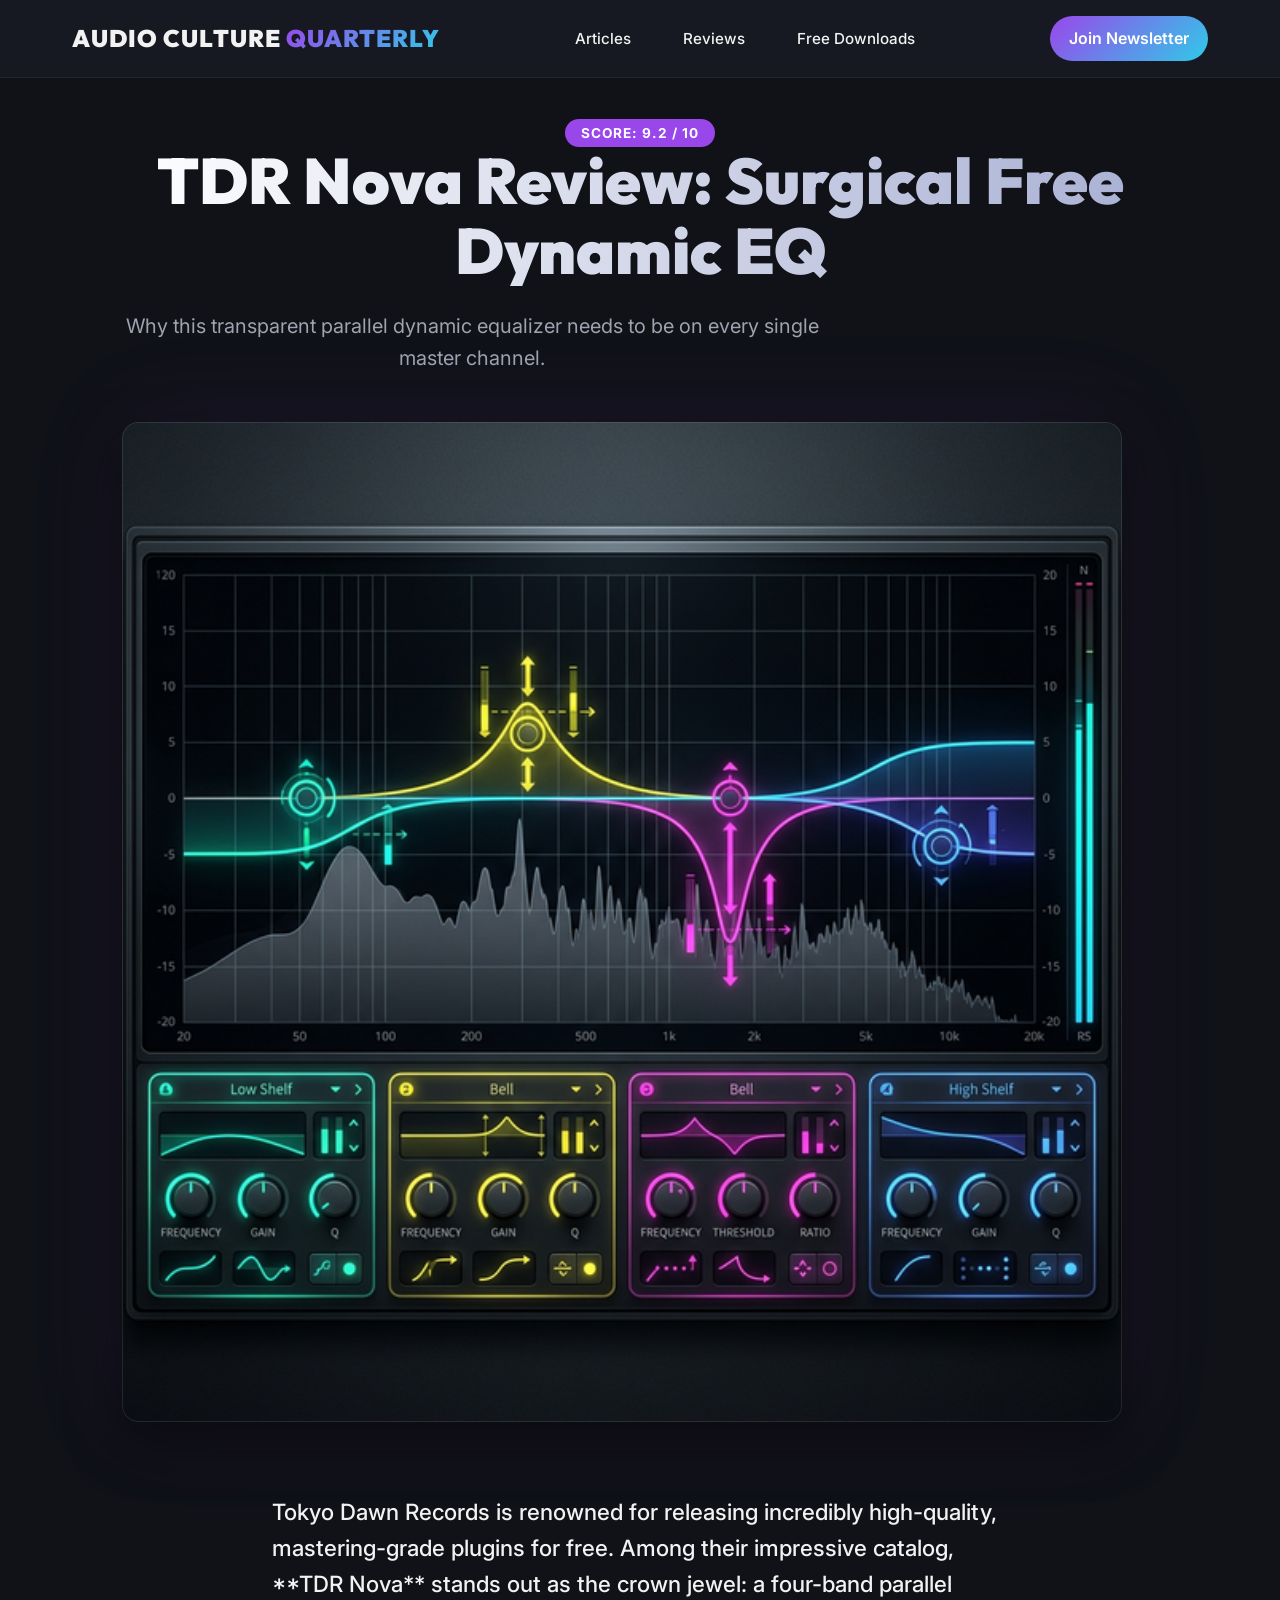
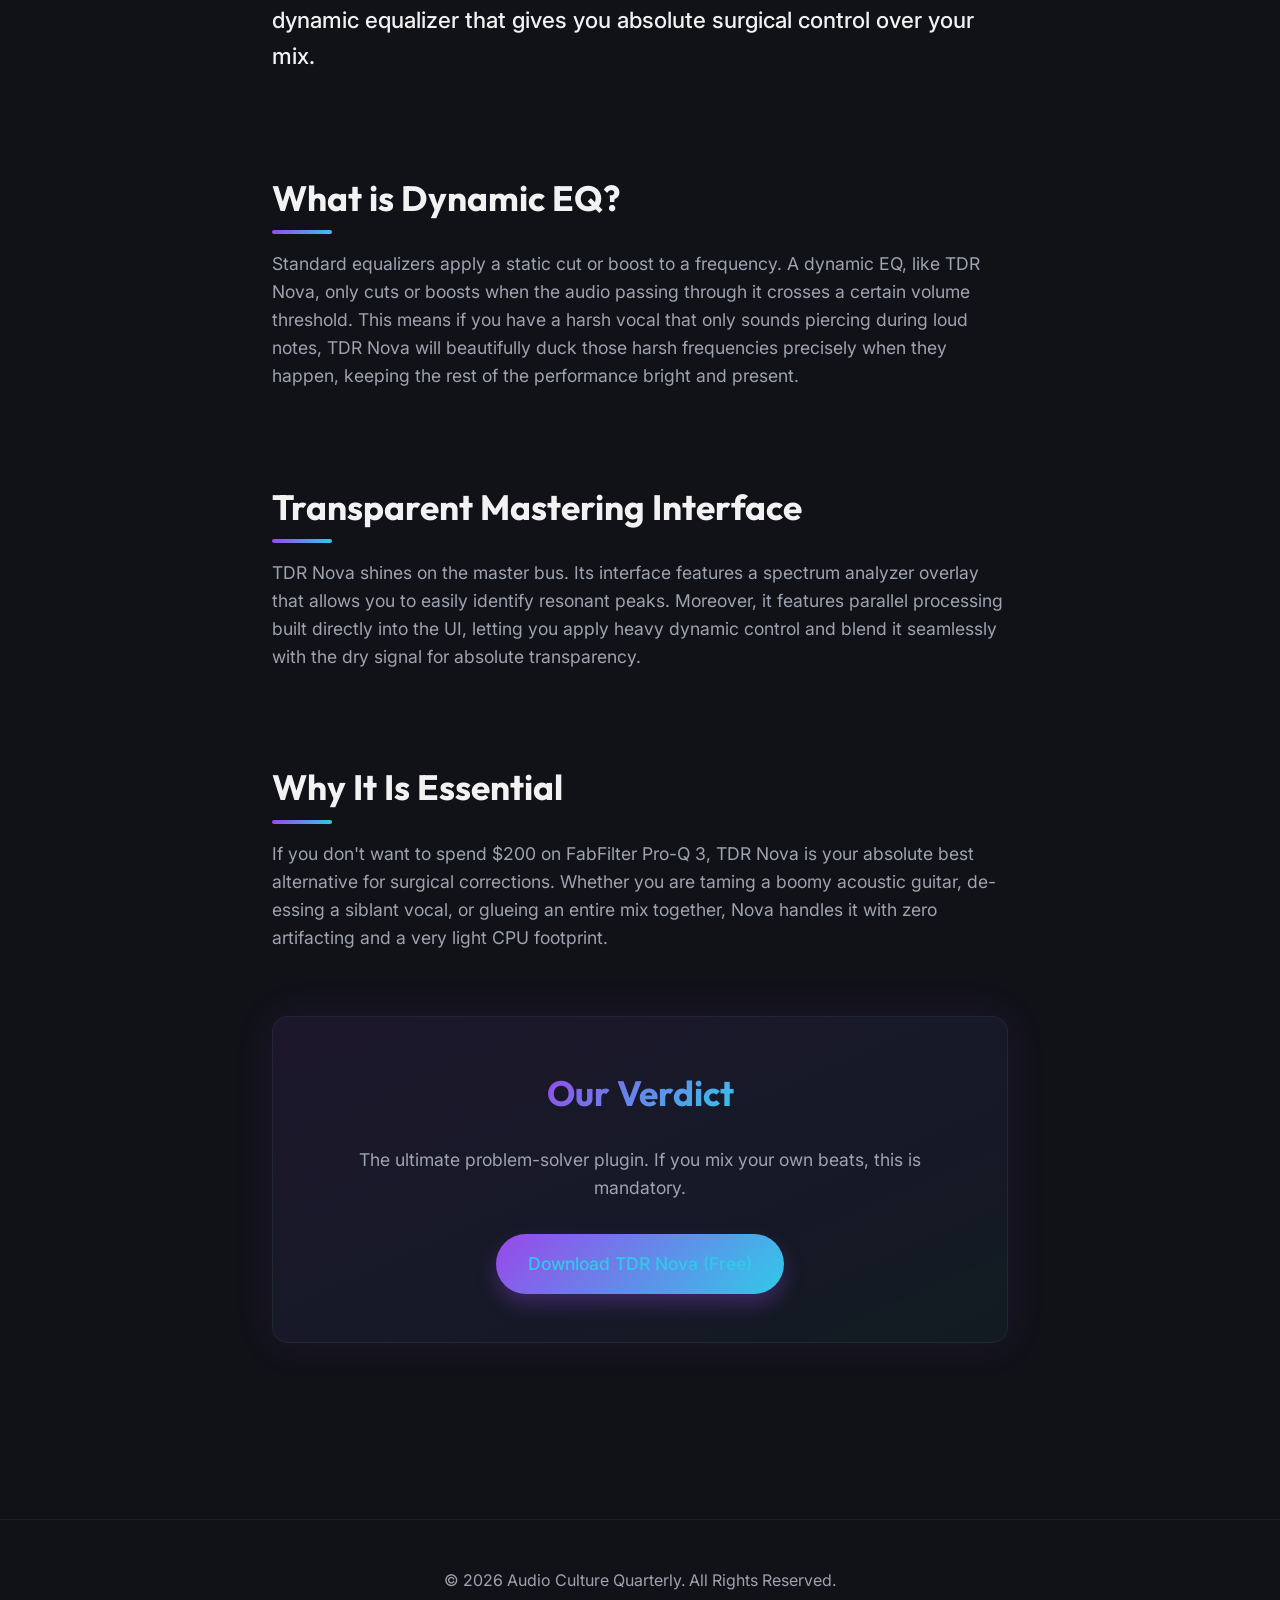
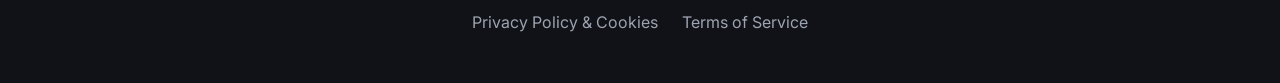
<file: review-tdr-nova.html>
<!DOCTYPE html>
<html lang="en">
<head>
    <meta charset="UTF-8">
    <meta name="viewport" content="width=device-width, initial-scale=1.0">
    <title>TDR Nova Review | Audio Culture Quarterly</title>
    <meta name="description" content="Discover why the TDR Nova dynamic EQ is an essential free plugin for every producer.">
    <meta name="keywords" content="audiophile, vst, plugins, mixing, mastering, DAW, studio, beat, beatmaker">
    <link href="https://fonts.googleapis.com/css2?family=Outfit:wght@400;700;900&family=Inter:wght@400;500;700&display=swap" rel="stylesheet">
    <link rel="stylesheet" href="./styles.css">
    <meta property="og:title" content="Audio Culture Quarterly | Music Production Blog">
    <meta property="og:description" content="Discover the best free VST plugins, mixing guides, and production setups.">
    <meta property="og:image" content="https://trapperjujo.github.io/AUDIOPHILES-BLOG-/assets/post_best_hero_1773424164450.png">
    <meta property="og:url" content="https://trapperjujo.github.io/AUDIOPHILES-BLOG-/">
    <meta name="twitter:card" content="summary_large_image">
</head>
<body class="dark-theme">
    <nav class="glass-nav">
        <div class="nav-container">
            <a href="index.html" class="logo">AUDIO CULTURE <span>QUARTERLY</span></a>
                        <div class="nav-links">
                <a href="index.html">Articles</a>
                <a href="reviews.html">Reviews</a>
                <a href="downloads.html">Free Downloads</a>
            </div>
            <a href="newsletter.html" class="cta-button">Join Newsletter</a>
        </div>
    </nav>
    
    <header class="hero">
        <div class="hero-content">
            <span class="badge" style="background: var(--accent-glow); color: white; border: none;">Score: 9.2 / 10</span>
            <h1>TDR Nova Review: Surgical Free Dynamic EQ</h1>
            <p class="subtitle">Why this transparent parallel dynamic equalizer needs to be on every single master channel.</p>
        <div class="hero-image-wrapper">
            <img src="./assets/review_tdr_hero_1773423706438.png" alt="Dynamic EQ" class="hero-img">
        </div>
    </header>

    <main class="post-content">
        <article>
            <p class="lead">Tokyo Dawn Records is renowned for releasing incredibly high-quality, mastering-grade plugins for free. Among their impressive catalog, **TDR Nova** stands out as the crown jewel: a four-band parallel dynamic equalizer that gives you absolute surgical control over your mix.</p>
            
            <h2>What is Dynamic EQ?</h2>
            <p>Standard equalizers apply a static cut or boost to a frequency. A dynamic EQ, like TDR Nova, only cuts or boosts when the audio passing through it crosses a certain volume threshold. This means if you have a harsh vocal that only sounds piercing during loud notes, TDR Nova will beautifully duck those harsh frequencies precisely when they happen, keeping the rest of the performance bright and present.</p>

            <h2>Transparent Mastering Interface</h2>
            <p>TDR Nova shines on the master bus. Its interface features a spectrum analyzer overlay that allows you to easily identify resonant peaks. Moreover, it features parallel processing built directly into the UI, letting you apply heavy dynamic control and blend it seamlessly with the dry signal for absolute transparency.</p>

            <h2>Why It Is Essential</h2>
            <p>If you don't want to spend $200 on FabFilter Pro-Q 3, TDR Nova is your absolute best alternative for surgical corrections. Whether you are taming a boomy acoustic guitar, de-essing a siblant vocal, or glueing an entire mix together, Nova handles it with zero artifacting and a very light CPU footprint.</p>

            <div class="cta-section glow-box">
                <h2>Our Verdict</h2>
                <p>The ultimate problem-solver plugin. If you mix your own beats, this is mandatory.</p>
                <div class="cta-buttons">
                    <a href="https://www.tokyodawn.net/tdr-nova/" class="btn-primary" target="_blank">Download TDR Nova (Free)</a>
                </div>
            </div>
        </article>
    </main>

        <footer>
        <div class="footer-content">
            <p>&copy; 2026 Audio Culture Quarterly. All Rights Reserved.</p>
            <div class="footer-links" style="margin-top: 1rem;">
                <a href="privacy.html" style="color: var(--text-muted); text-decoration: none; margin: 0 10px;">Privacy Policy & Cookies</a>
                <a href="terms.html" style="color: var(--text-muted); text-decoration: none; margin: 0 10px;">Terms of Service</a>
            </div>
        </div>
    </footer>
</body>
</html>
</file>
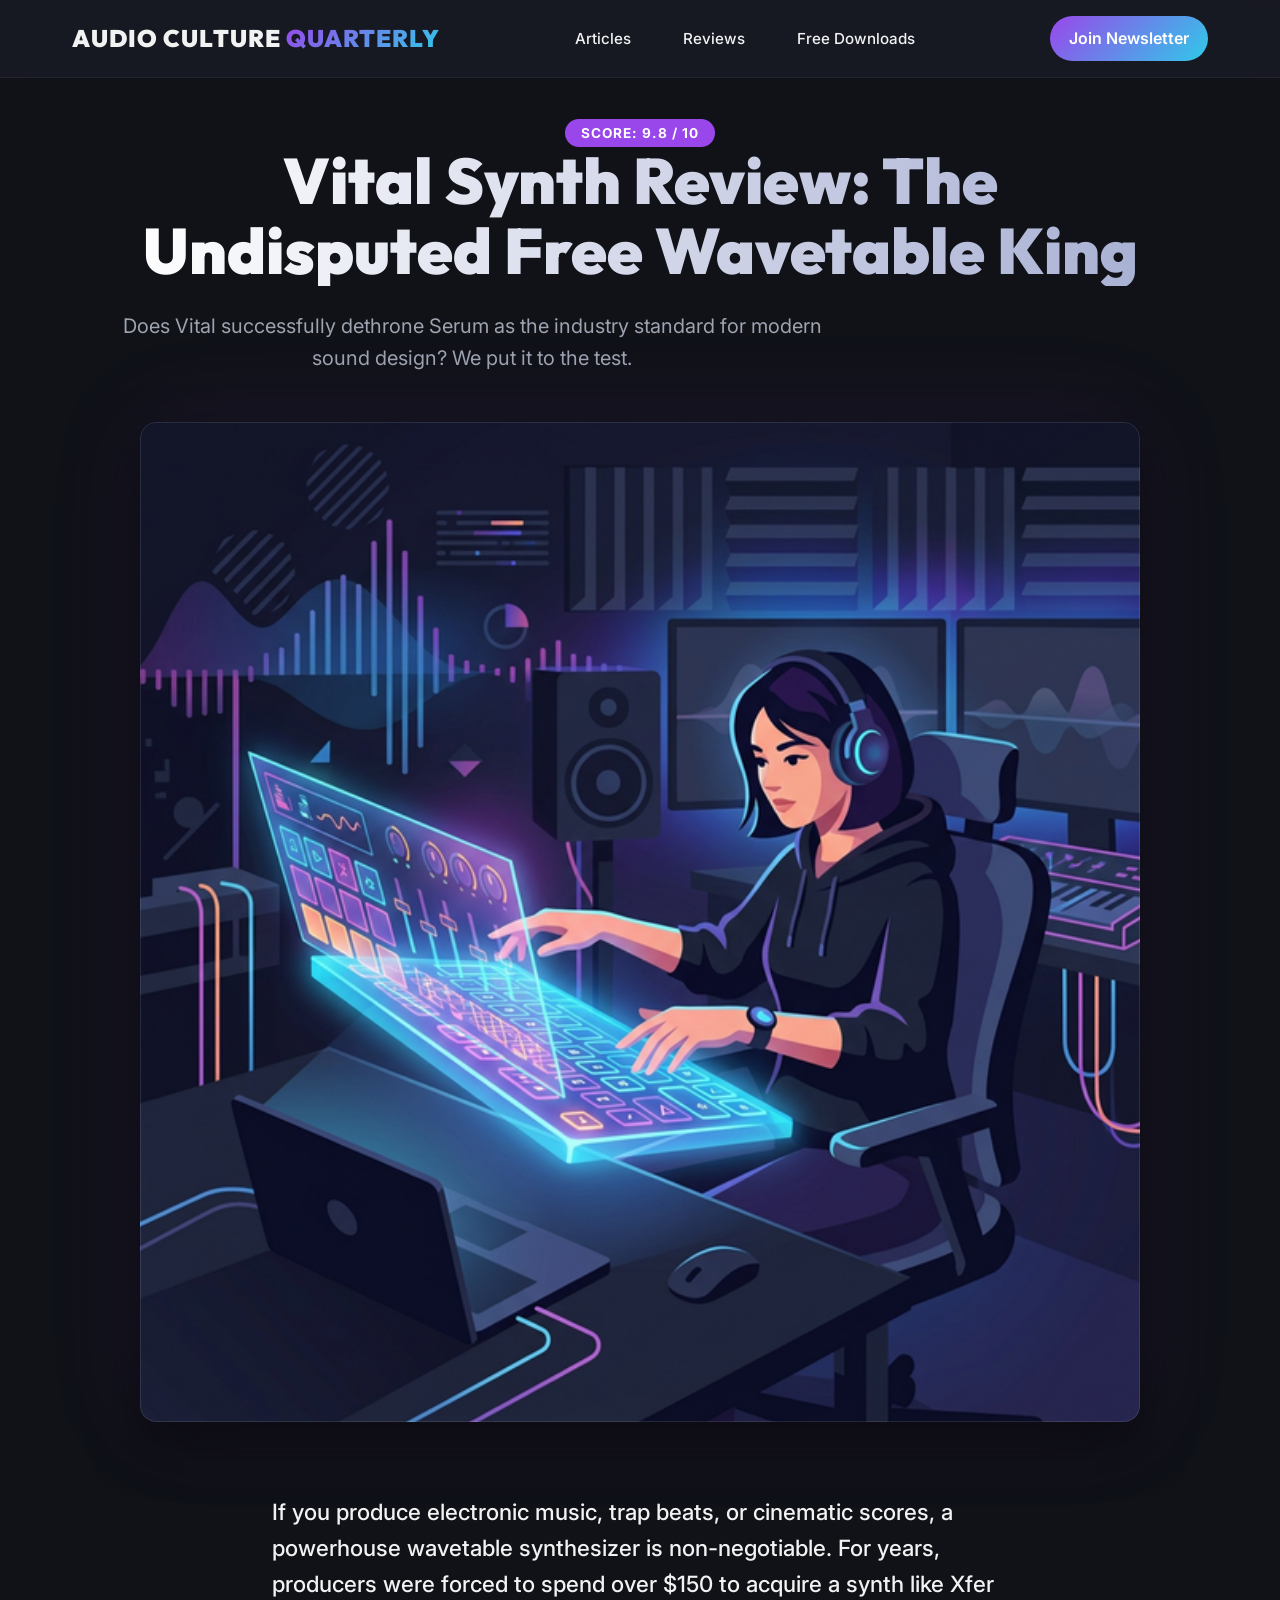
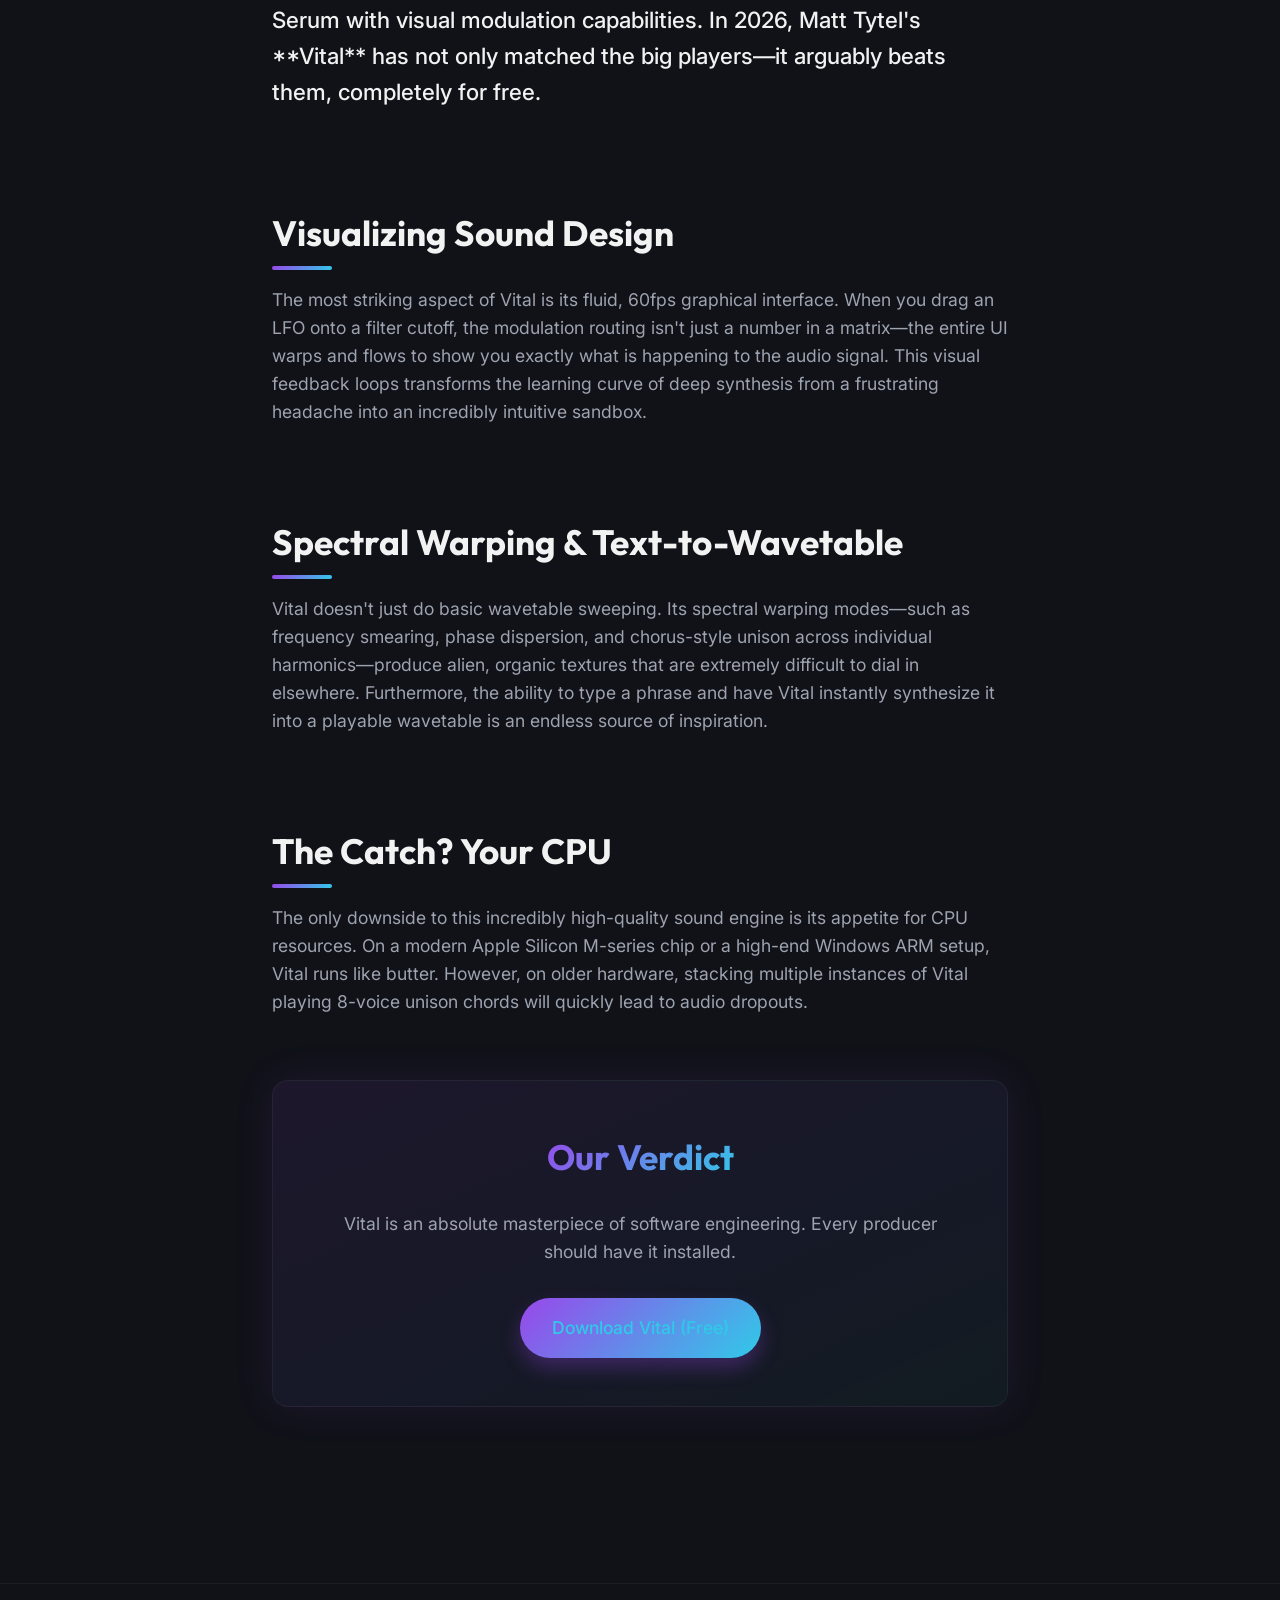
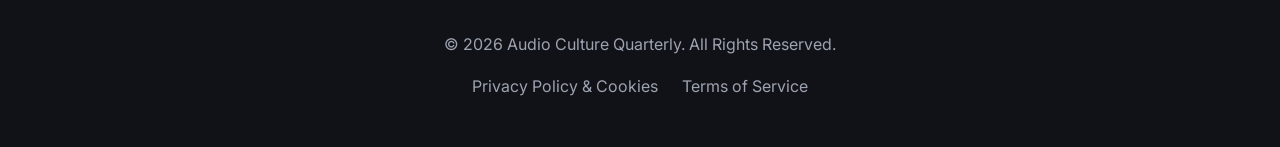
<file: review-vital-synth.html>
<!DOCTYPE html>
<html lang="en">
<head>
    <meta charset="UTF-8">
    <meta name="viewport" content="width=device-width, initial-scale=1.0">
    <title>Vital Synth Review | Audio Culture Quarterly</title>
    <meta name="description" content="An in-depth review of Vital, the ultimate free wavetable synthesizer plugin.">
    <meta name="keywords" content="audiophile, vst, plugins, mixing, mastering, DAW, studio, beat, beatmaker">
    <link href="https://fonts.googleapis.com/css2?family=Outfit:wght@400;700;900&family=Inter:wght@400;500;700&display=swap" rel="stylesheet">
    <link rel="stylesheet" href="./styles.css">
    <meta property="og:title" content="Audio Culture Quarterly | Music Production Blog">
    <meta property="og:description" content="Discover the best free VST plugins, mixing guides, and production setups.">
    <meta property="og:image" content="https://trapperjujo.github.io/AUDIOPHILES-BLOG-/assets/post_best_hero_1773424164450.png">
    <meta property="og:url" content="https://trapperjujo.github.io/AUDIOPHILES-BLOG-/">
    <meta name="twitter:card" content="summary_large_image">
</head>
<body class="dark-theme">
    <nav class="glass-nav">
        <div class="nav-container">
            <a href="index.html" class="logo">AUDIO CULTURE <span>QUARTERLY</span></a>
                        <div class="nav-links">
                <a href="index.html">Articles</a>
                <a href="reviews.html">Reviews</a>
                <a href="downloads.html">Free Downloads</a>
            </div>
            <a href="newsletter.html" class="cta-button">Join Newsletter</a>
        </div>
    </nav>
    
    <header class="hero">
        <div class="hero-content">
            <span class="badge" style="background: var(--accent-glow); color: white; border: none;">Score: 9.8 / 10</span>
            <h1>Vital Synth Review: The Undisputed Free Wavetable King</h1>
            <p class="subtitle">Does Vital successfully dethrone Serum as the industry standard for modern sound design? We put it to the test.</p>
        </div>
        <div class="hero-image-wrapper">
            <img src="./assets/review_vital_hero_1773423750664.png" alt="Modern beatmaker illustration" class="hero-img">
        </div>
    </header>

    <main class="post-content">
        <article>
            <p class="lead">If you produce electronic music, trap beats, or cinematic scores, a powerhouse wavetable synthesizer is non-negotiable. For years, producers were forced to spend over $150 to acquire a synth like Xfer Serum with visual modulation capabilities. In 2026, Matt Tytel's **Vital** has not only matched the big players—it arguably beats them, completely for free.</p>
            
            <h2>Visualizing Sound Design</h2>
            <p>The most striking aspect of Vital is its fluid, 60fps graphical interface. When you drag an LFO onto a filter cutoff, the modulation routing isn't just a number in a matrix—the entire UI warps and flows to show you exactly what is happening to the audio signal. This visual feedback loops transforms the learning curve of deep synthesis from a frustrating headache into an incredibly intuitive sandbox.</p>

            <h2>Spectral Warping & Text-to-Wavetable</h2>
            <p>Vital doesn't just do basic wavetable sweeping. Its spectral warping modes—such as frequency smearing, phase dispersion, and chorus-style unison across individual harmonics—produce alien, organic textures that are extremely difficult to dial in elsewhere. Furthermore, the ability to type a phrase and have Vital instantly synthesize it into a playable wavetable is an endless source of inspiration.</p>

            <h2>The Catch? Your CPU</h2>
            <p>The only downside to this incredibly high-quality sound engine is its appetite for CPU resources. On a modern Apple Silicon M-series chip or a high-end Windows ARM setup, Vital runs like butter. However, on older hardware, stacking multiple instances of Vital playing 8-voice unison chords will quickly lead to audio dropouts.</p>

            <div class="cta-section glow-box">
                <h2>Our Verdict</h2>
                <p>Vital is an absolute masterpiece of software engineering. Every producer should have it installed.</p>
                <div class="cta-buttons">
                    <a href="https://vital.audio/" class="btn-primary" target="_blank">Download Vital (Free)</a>
                </div>
            </div>
        </article>
    </main>

        <footer>
        <div class="footer-content">
            <p>&copy; 2026 Audio Culture Quarterly. All Rights Reserved.</p>
            <div class="footer-links" style="margin-top: 1rem;">
                <a href="privacy.html" style="color: var(--text-muted); text-decoration: none; margin: 0 10px;">Privacy Policy & Cookies</a>
                <a href="terms.html" style="color: var(--text-muted); text-decoration: none; margin: 0 10px;">Terms of Service</a>
            </div>
        </div>
    </footer>
</body>
</html>
</file>
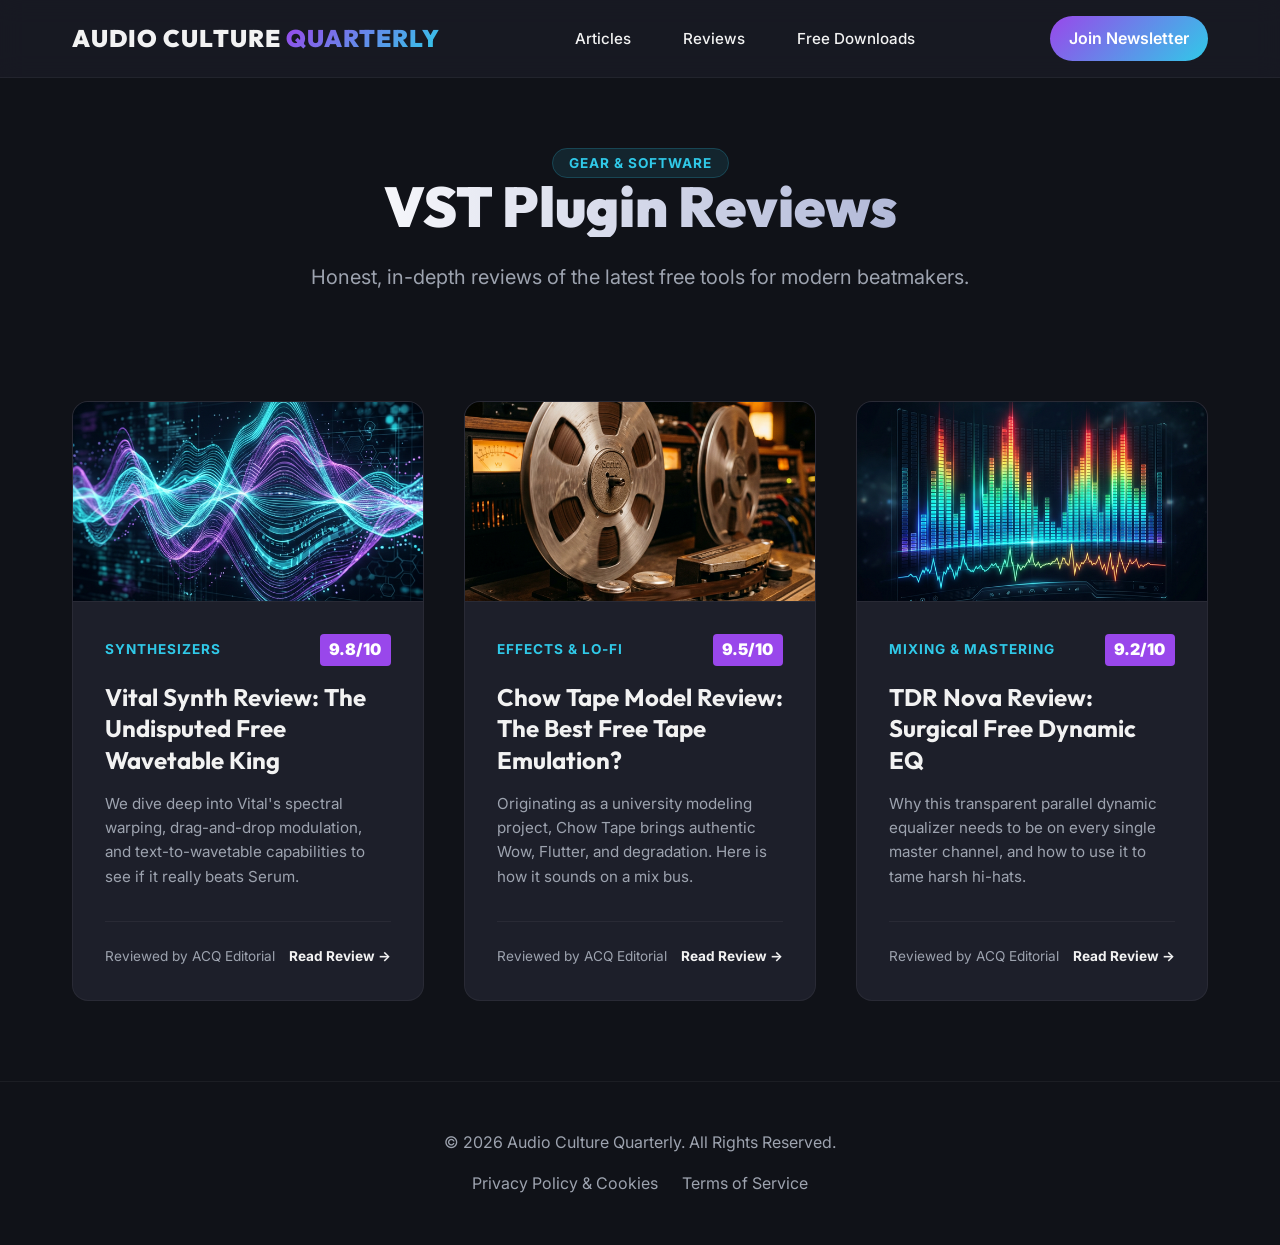
<file: reviews.html>
<!DOCTYPE html>
<html lang="en">
<head>
    <meta charset="UTF-8">
    <meta name="viewport" content="width=device-width, initial-scale=1.0">
    <title>VST Plugin Reviews | Audio Culture Quarterly</title>
    <meta name="description" content="Read in-depth reviews of the latest and greatest free VST plugins, synthesizers, and audio effects.">
    <meta name="keywords" content="audiophile, vst, plugins, mixing, mastering, DAW, studio, beat, beatmaker">
    <link href="https://fonts.googleapis.com/css2?family=Outfit:wght@400;700;900&family=Inter:wght@400;500;700&display=swap" rel="stylesheet">
    <link rel="stylesheet" href="./styles.css">
    <style>
        .grid-container {
            max-width: 1200px;
            margin: 0 auto 5rem;
            padding: 0 2rem;
            display: grid;
            grid-template-columns: repeat(auto-fit, minmax(350px, 1fr));
            gap: 2.5rem;
        }

        .article-card {
            background: var(--bg-surface);
            border: 1px solid hsla(0,0%,100%,0.05);
            border-radius: var(--border-radius-lg);
            overflow: hidden;
            transition: transform 0.3s ease, box-shadow 0.3s ease;
            display: flex;
            flex-direction: column;
            text-decoration: none;
            color: inherit;
        }

        .article-card:hover {
            transform: translateY(-8px);
            box-shadow: 0 15px 30px hsla(0,0%,0%,0.4), 0 0 20px hsla(190, 80%, 55%, 0.1);
        }

        .article-img-placeholder {
            height: 200px;
            background: linear-gradient(135deg, hsla(270,80%,60%,0.2), hsla(190,80%,55%,0.2));
            display: flex;
            align-items: center;
            justify-content: center;
            font-size: 3rem;
            border-bottom: 1px solid hsla(0,0%,100%,0.05);
        }

        .article-card img {
            width: 100%;
            height: 200px;
            object-fit: cover;
            border-bottom: 1px solid hsla(0,0%,100%,0.05);
        }

        .article-body {
            padding: 2rem;
            flex-grow: 1;
            display: flex;
            flex-direction: column;
        }

        .article-cat {
            color: var(--accent-blue);
            font-size: 0.85rem;
            font-weight: 700;
            text-transform: uppercase;
            letter-spacing: 1px;
            margin-bottom: 1rem;
        }

        .article-title {
            font-family: var(--font-heading);
            font-size: 1.5rem;
            color: var(--text-main);
            margin-bottom: 1rem;
            line-height: 1.3;
            transition: color 0.2s;
        }

        .article-card:hover .article-title {
            color: var(--accent-glow);
        }

        .article-excerpt {
            color: var(--text-muted);
            font-size: 0.95rem;
            margin-bottom: 2rem;
            flex-grow: 1;
        }

        .article-footer {
            display: flex;
            justify-content: space-between;
            align-items: center;
            border-top: 1px solid hsla(0,0%,100%,0.05);
            padding-top: 1.5rem;
            font-size: 0.85rem;
            color: var(--text-muted);
        }

        .read-more {
            color: var(--text-main);
            font-weight: 700;
            display: flex;
            align-items: center;
            gap: 0.5rem;
        }

        .article-card:hover .read-more {
            color: var(--accent-blue);
        }
        
        .score-badge {
            background: var(--accent-glow);
            color: white;
            padding: 0.2rem 0.6rem;
            border-radius: 4px;
            font-weight: 900;
            margin-left: auto;
        }
    </style>
    <meta property="og:title" content="Audio Culture Quarterly | Music Production Blog">
    <meta property="og:description" content="Discover the best free VST plugins, mixing guides, and production setups.">
    <meta property="og:image" content="https://trapperjujo.github.io/AUDIOPHILES-BLOG-/assets/post_best_hero_1773424164450.png">
    <meta property="og:url" content="https://trapperjujo.github.io/AUDIOPHILES-BLOG-/">
    <meta name="twitter:card" content="summary_large_image">
</head>
<body class="dark-theme">
    <nav class="glass-nav">
        <div class="nav-container">
            <a href="index.html" class="logo">AUDIO CULTURE <span>QUARTERLY</span></a>
                        <div class="nav-links">
                <a href="index.html">Articles</a>
                <a href="reviews.html">Reviews</a>
                <a href="downloads.html">Free Downloads</a>
            </div>
            <a href="newsletter.html" class="cta-button">Join Newsletter</a>
        </div>
    </nav>
    
    <header class="hero" style="margin-top: 150px; margin-bottom: 60px;">
        <div class="hero-content">
            <span class="badge">Gear & Software</span>
            <h1 style="font-size: 3.5rem;">VST Plugin Reviews</h1>
            <p class="subtitle">Honest, in-depth reviews of the latest free tools for modern beatmakers.</p>
        </div>
    </header>

    <main>
        <div class="grid-container">

            <!-- Review 1: Vital -->
            <a href="review-vital-synth.html" class="article-card">
                <img src="./assets/feed_vital_1773423638969.png" alt="Abstract 3D spectral wave visualization">
                <div class="article-body">
                    <div style="display: flex; align-items: center; margin-bottom: 1rem;">
                        <span class="article-cat" style="margin-bottom: 0;">Synthesizers</span>
                        <span class="score-badge">9.8/10</span>
                    </div>
                    <h2 class="article-title">Vital Synth Review: The Undisputed Free Wavetable King</h2>
                    <p class="article-excerpt">We dive deep into Vital's spectral warping, drag-and-drop modulation, and text-to-wavetable capabilities to see if it really beats Serum.</p>
                    <div class="article-footer">
                        <span>Reviewed by ACQ Editorial</span>
                        <span class="read-more">Read Review &rarr;</span>
                    </div>
                </div>
            </a>

            <!-- Review 2: Chow Tape Model -->
            <a href="review-chow-tape.html" class="article-card">
                <img src="./assets/feed_chow_1773423658496.png" alt="Reel-to-reel magnetic tape">
                <div class="article-body">
                    <div style="display: flex; align-items: center; margin-bottom: 1rem;">
                        <span class="article-cat" style="margin-bottom: 0;">Effects & Lo-Fi</span>
                        <span class="score-badge">9.5/10</span>
                    </div>
                    <h2 class="article-title">Chow Tape Model Review: The Best Free Tape Emulation?</h2>
                    <p class="article-excerpt">Originating as a university modeling project, Chow Tape brings authentic Wow, Flutter, and degradation. Here is how it sounds on a mix bus.</p>
                    <div class="article-footer">
                        <span>Reviewed by ACQ Editorial</span>
                        <span class="read-more">Read Review &rarr;</span>
                    </div>
                </div>
            </a>
            
             <!-- Review 3: TDR Nova -->
            <a href="review-tdr-nova.html" class="article-card">
                <img src="./assets/feed_tdr_1773423675207.png" alt="Equalizer spectrum analyzer interface">
                <div class="article-body">
                    <div style="display: flex; align-items: center; margin-bottom: 1rem;">
                        <span class="article-cat" style="margin-bottom: 0;">Mixing & Mastering</span>
                        <span class="score-badge">9.2/10</span>
                    </div>
                    <h2 class="article-title">TDR Nova Review: Surgical Free Dynamic EQ</h2>
                    <p class="article-excerpt">Why this transparent parallel dynamic equalizer needs to be on every single master channel, and how to use it to tame harsh hi-hats.</p>
                    <div class="article-footer">
                        <span>Reviewed by ACQ Editorial</span>
                        <span class="read-more">Read Review &rarr;</span>
                    </div>
                </div>
            </a>

        </div>
    </main>

        <footer>
        <div class="footer-content">
            <p>&copy; 2026 Audio Culture Quarterly. All Rights Reserved.</p>
            <div class="footer-links" style="margin-top: 1rem;">
                <a href="privacy.html" style="color: var(--text-muted); text-decoration: none; margin: 0 10px;">Privacy Policy & Cookies</a>
                <a href="terms.html" style="color: var(--text-muted); text-decoration: none; margin: 0 10px;">Terms of Service</a>
            </div>
        </div>
    </footer>
</body>
</html>
</file>
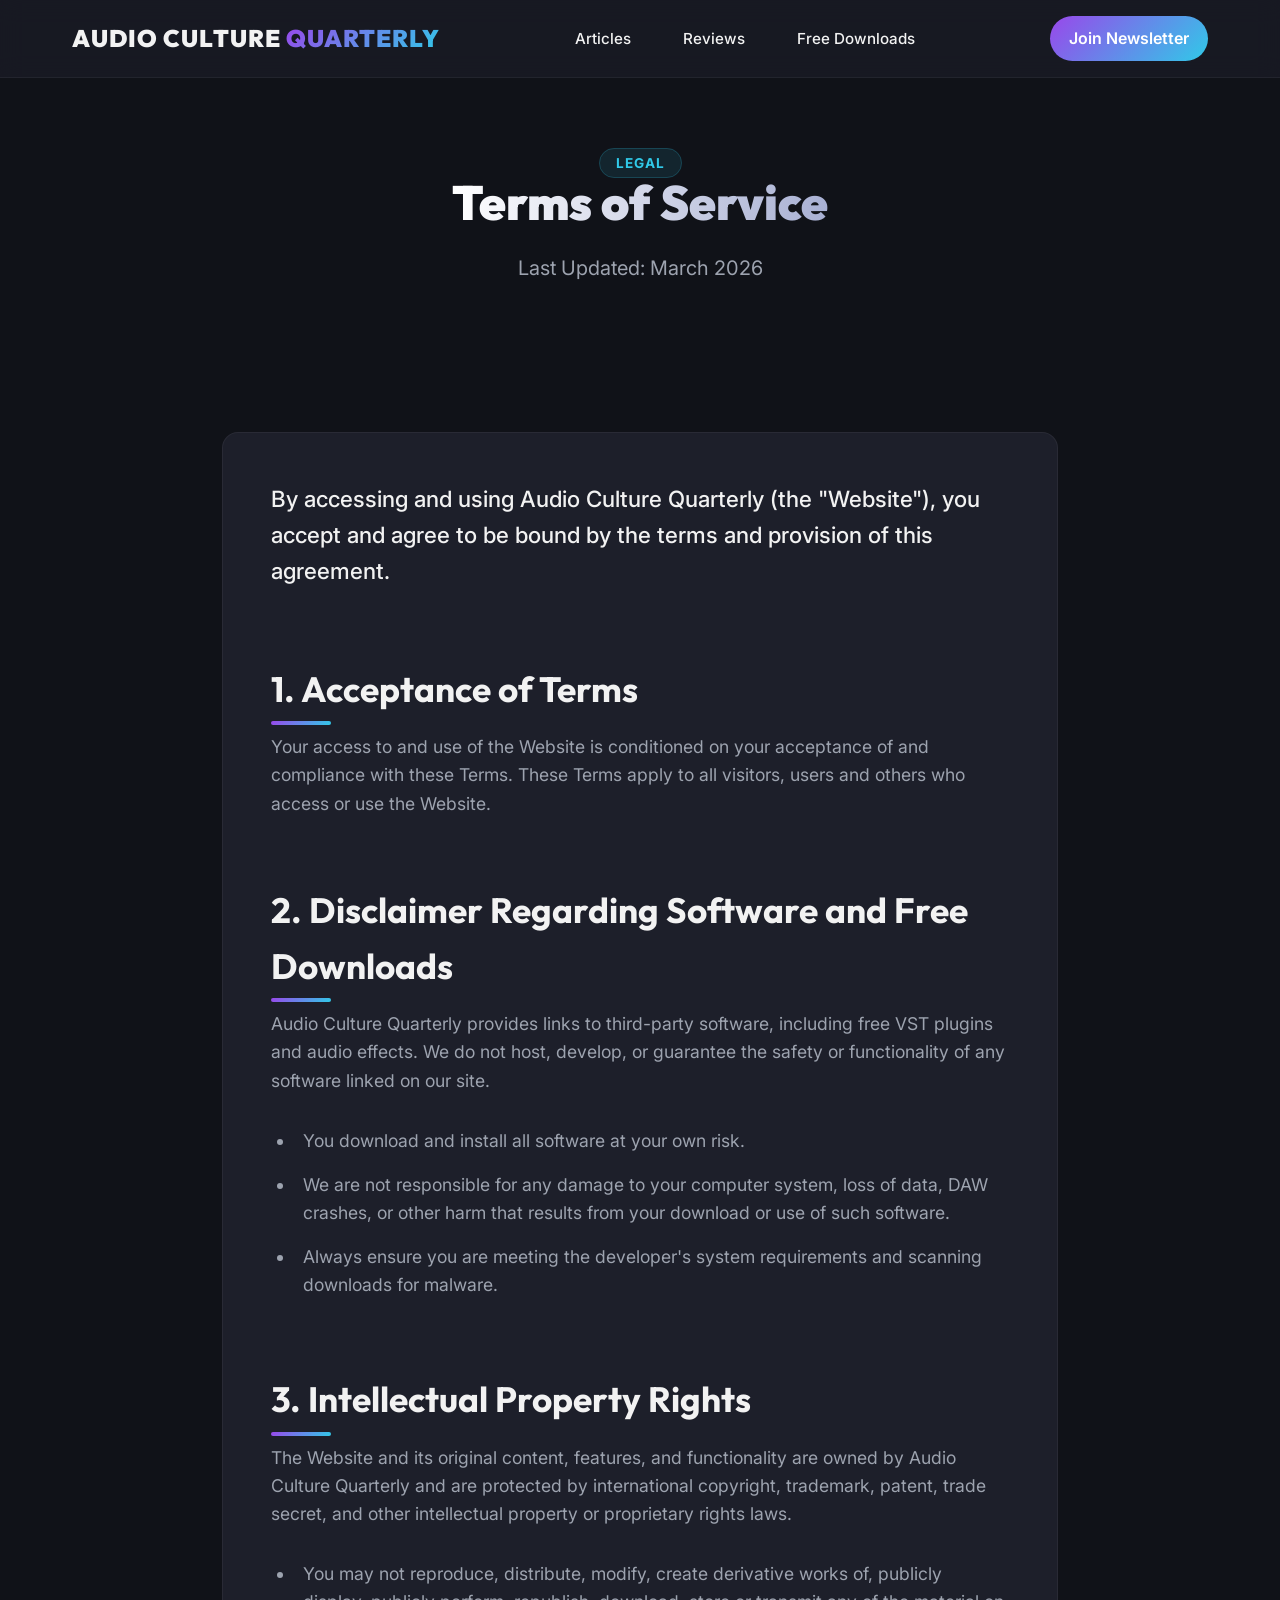
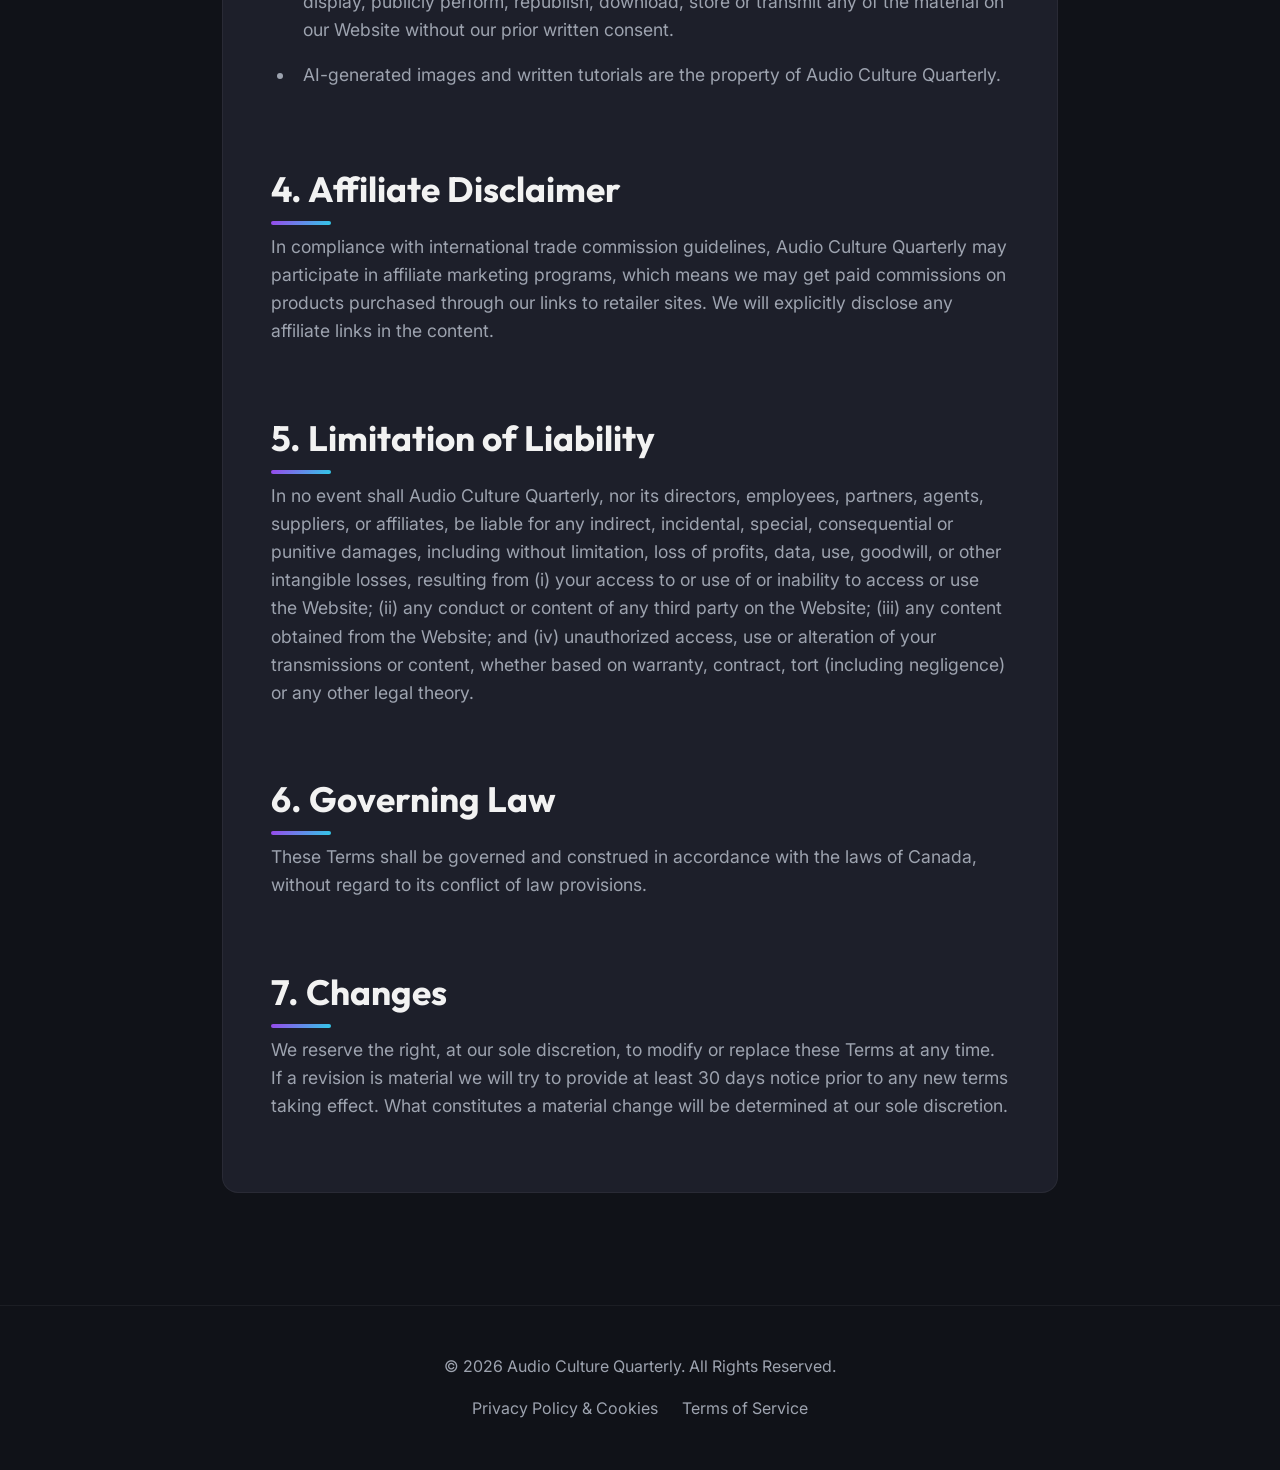
<file: terms.html>
<!DOCTYPE html>
<html lang="en">
<head>
    <meta charset="UTF-8">
    <meta name="viewport" content="width=device-width, initial-scale=1.0">
    <title>Terms of Service | Audio Culture Quarterly</title>
    <meta name="description" content="Audio Culture Quarterly Terms of Service.">
    <meta name="keywords" content="audiophile, vst, plugins, mixing, mastering, DAW, studio, beat, beatmaker">
    <link href="https://fonts.googleapis.com/css2?family=Outfit:wght@400;700;900&family=Inter:wght@400;500;700&display=swap" rel="stylesheet">
    <link rel="stylesheet" href="./styles.css">
    <style>
        .legal-content {
            background: var(--bg-surface);
            padding: 3rem;
            border-radius: var(--border-radius-lg);
            border: 1px solid hsla(0,0%,100%,0.05);
            margin-top: 3rem;
        }
        .legal-content h2 {
            margin-top: 2.5rem;
            margin-bottom: 1rem;
            color: var(--text-main);
        }
    </style>
    <meta property="og:title" content="Audio Culture Quarterly | Music Production Blog">
    <meta property="og:description" content="Discover the best free VST plugins, mixing guides, and production setups.">
    <meta property="og:image" content="https://trapperjujo.github.io/AUDIOPHILES-BLOG-/assets/post_best_hero_1773424164450.png">
    <meta property="og:url" content="https://trapperjujo.github.io/AUDIOPHILES-BLOG-/">
    <meta name="twitter:card" content="summary_large_image">
</head>
<body class="dark-theme">
    <nav class="glass-nav">
        <div class="nav-container">
            <a href="index.html" class="logo">AUDIO CULTURE <span>QUARTERLY</span></a>
            <div class="nav-links">
                <a href="index.html">Articles</a>
                <a href="reviews.html">Reviews</a>
                <a href="downloads.html">Free Downloads</a>
            </div>
            <a href="newsletter.html" class="cta-button">Join Newsletter</a>
        </div>
    </nav>
    
    <header class="hero" style="margin-top: 150px; margin-bottom: 20px;">
        <div class="hero-content">
            <span class="badge">Legal</span>
            <h1 style="font-size: 3rem;">Terms of Service</h1>
            <p class="subtitle">Last Updated: March 2026</p>
        </div>
    </header>

    <main class="post-content" style="max-width: 900px;">
        <article class="legal-content">
            <p class="lead">By accessing and using Audio Culture Quarterly (the "Website"), you accept and agree to be bound by the terms and provision of this agreement.</p>
            
            <h2>1. Acceptance of Terms</h2>
            <p>Your access to and use of the Website is conditioned on your acceptance of and compliance with these Terms. These Terms apply to all visitors, users and others who access or use the Website.</p>

            <h2>2. Disclaimer Regarding Software and Free Downloads</h2>
            <p>Audio Culture Quarterly provides links to third-party software, including free VST plugins and audio effects. We do not host, develop, or guarantee the safety or functionality of any software linked on our site.</p>
            <ul class="styled-list">
                <li>You download and install all software at your own risk.</li>
                <li>We are not responsible for any damage to your computer system, loss of data, DAW crashes, or other harm that results from your download or use of such software.</li>
                <li>Always ensure you are meeting the developer's system requirements and scanning downloads for malware.</li>
            </ul>

            <h2>3. Intellectual Property Rights</h2>
            <p>The Website and its original content, features, and functionality are owned by Audio Culture Quarterly and are protected by international copyright, trademark, patent, trade secret, and other intellectual property or proprietary rights laws.</p>
            <ul class="styled-list">
                <li>You may not reproduce, distribute, modify, create derivative works of, publicly display, publicly perform, republish, download, store or transmit any of the material on our Website without our prior written consent.</li>
                <li>AI-generated images and written tutorials are the property of Audio Culture Quarterly.</li>
            </ul>

            <h2>4. Affiliate Disclaimer</h2>
            <p>In compliance with international trade commission guidelines, Audio Culture Quarterly may participate in affiliate marketing programs, which means we may get paid commissions on products purchased through our links to retailer sites. We will explicitly disclose any affiliate links in the content.</p>

            <h2>5. Limitation of Liability</h2>
            <p>In no event shall Audio Culture Quarterly, nor its directors, employees, partners, agents, suppliers, or affiliates, be liable for any indirect, incidental, special, consequential or punitive damages, including without limitation, loss of profits, data, use, goodwill, or other intangible losses, resulting from (i) your access to or use of or inability to access or use the Website; (ii) any conduct or content of any third party on the Website; (iii) any content obtained from the Website; and (iv) unauthorized access, use or alteration of your transmissions or content, whether based on warranty, contract, tort (including negligence) or any other legal theory.</p>

            <h2>6. Governing Law</h2>
            <p>These Terms shall be governed and construed in accordance with the laws of Canada, without regard to its conflict of law provisions.</p>
            
            <h2>7. Changes</h2>
            <p>We reserve the right, at our sole discretion, to modify or replace these Terms at any time. If a revision is material we will try to provide at least 30 days notice prior to any new terms taking effect. What constitutes a material change will be determined at our sole discretion.</p>
        </article>
    </main>

    <footer>
        <div class="footer-content">
            <p>&copy; 2026 Audio Culture Quarterly. All Rights Reserved.</p>
            <div class="footer-links" style="margin-top: 1rem;">
                <a href="privacy.html" style="color: var(--text-muted); text-decoration: none; margin: 0 10px;">Privacy Policy & Cookies</a>
                <a href="terms.html" style="color: var(--text-muted); text-decoration: none; margin: 0 10px;">Terms of Service</a>
            </div>
        </div>
    </footer>
</body>
</html>
</file>
<file: styles.css>
:root {
    --bg-color: hsl(230, 20%, 8%);
    --bg-surface: hsl(232, 18%, 14%);
    --bg-glass: hsla(232, 18%, 14%, 0.6);
    --bg-glass-hover: hsla(232, 18%, 14%, 0.9);
    --text-main: hsl(0, 0%, 95%);
    --text-muted: hsl(220, 10%, 65%);
    --accent-glow: hsl(270, 80%, 60%);
    --accent-blue: hsl(190, 80%, 55%);
    --gradient-brand: linear-gradient(135deg, var(--accent-glow), var(--accent-blue));
    
    --font-heading: 'Outfit', sans-serif;
    --font-body: 'Inter', sans-serif;
    --border-radius-lg: 16px;
    --border-radius-md: 12px;
}

* {
    margin: 0;
    padding: 0;
    box-sizing: border-box;
    scroll-behavior: smooth;
}

body {
    background-color: var(--bg-color);
    color: var(--text-main);
    font-family: var(--font-body);
    line-height: 1.6;
    overflow-x: hidden;
}

/* Glassmorphic Nav */
.glass-nav {
    position: fixed;
    top: 0;
    width: 100%;
    background: var(--bg-glass);
    backdrop-filter: blur(12px);
    -webkit-backdrop-filter: blur(12px);
    border-bottom: 1px solid hsla(0, 0%, 100%, 0.05);
    z-index: 1000;
    transition: all 0.3s ease;
}

.nav-container {
    max-width: 1200px;
    margin: 0 auto;
    padding: 1rem 2rem;
    display: flex;
    justify-content: space-between;
    align-items: center;
}

.logo {
    font-family: var(--font-heading);
    font-size: 1.5rem;
    font-weight: 900;
    color: var(--text-main);
    text-decoration: none;
    letter-spacing: 1px;
}

.logo span {
    background: var(--gradient-brand);
    -webkit-background-clip: text;
    -webkit-text-fill-color: transparent;
}

.nav-links a {
    color: var(--text-main);
    text-decoration: none;
    margin: 0 1.5rem;
    font-size: 0.95rem;
    font-weight: 500;
    transition: color 0.3s ease;
}

.nav-links a:hover {
    color: var(--accent-blue);
}

.cta-button {
    background: var(--gradient-brand);
    color: white;
    padding: 0.6rem 1.2rem;
    border-radius: 50px;
    text-decoration: none;
    font-weight: 600;
    transition: transform 0.2s ease, box-shadow 0.2s ease;
}

.cta-button:hover {
    transform: translateY(-2px);
    box-shadow: 0 4px 15px hsla(270, 80%, 60%, 0.4);
}

/* Hero Section */
.hero {
    max-width: 1100px;
    margin: 120px auto 40px;
    padding: 0 2rem;
    display: flex;
    flex-direction: column;
    align-items: center;
    text-align: center;
}

.hero .badge {
    background: hsla(190, 80%, 55%, 0.1);
    color: var(--accent-blue);
    padding: 0.4rem 1rem;
    border-radius: 50px;
    font-size: 0.85rem;
    font-weight: 700;
    text-transform: uppercase;
    letter-spacing: 1px;
    margin-bottom: 1.5rem;
    border: 1px solid hsla(190, 80%, 55%, 0.2);
}

.hero h1 {
    font-family: var(--font-heading);
    font-size: 4rem;
    font-weight: 900;
    line-height: 1.1;
    margin-bottom: 1.5rem;
    background: linear-gradient(to right, #ffffff, #a8b0d3);
    -webkit-background-clip: text;
    -webkit-text-fill-color: transparent;
}

.hero .subtitle {
    font-size: 1.25rem;
    color: var(--text-muted);
    max-width: 700px;
    margin-bottom: 3rem;
}

.hero-image-wrapper {
    width: 100%;
    max-width: 1000px;
    border-radius: var(--border-radius-lg);
    overflow: hidden;
    position: relative;
    box-shadow: 0 20px 50px hsla(0,0%,0%,0.5), 0 0 100px hsla(270,80%,60%,0.1);
}

.hero-image-wrapper::after {
    content: '';
    position: absolute;
    inset: 0;
    box-shadow: inset 0 0 0 1px hsla(255,255%,255%,0.1);
    border-radius: var(--border-radius-lg);
    pointer-events: none;
}

.hero-img {
    width: 100%;
    height: auto;
    display: block;
    transform: scale(1.02);
    transition: transform 0.5s ease;
}

.hero-img:hover {
    transform: scale(1.0);
}

/* Post Content Layout */
.post-content {
    max-width: 800px;
    margin: 0 auto;
    padding: 2rem;
}

.post-content .lead {
    font-size: 1.4rem;
    color: var(--text-main);
    font-weight: 500;
    margin-bottom: 2rem;
}

.post-content p {
    margin-bottom: 1.5rem;
    font-size: 1.1rem;
    color: var(--text-muted);
}

.post-content h2 {
    font-family: var(--font-heading);
    font-size: 2.2rem;
    margin: 4rem 0 1.5rem;
    color: var(--text-main);
    position: relative;
    display: inline-block;
}

.post-content h2::after {
    content: '';
    position: absolute;
    bottom: -8px;
    left: 0;
    width: 60px;
    height: 4px;
    border-radius: 2px;
    background: var(--gradient-brand);
}

.post-content h3 {
    font-family: var(--font-heading);
    font-size: 1.4rem;
    margin-bottom: 1rem;
    color: var(--text-main);
}

.post-content a {
    color: var(--accent-blue);
    text-decoration: none;
    font-weight: 500;
    position: relative;
    transition: color 0.2s;
}

.post-content a:hover {
    color: var(--text-main);
}

/* Glass Card Content */
.glass-card {
    background: var(--bg-surface);
    border: 1px solid hsla(0,0%,100%,0.05);
    padding: 2rem;
    border-radius: var(--border-radius-md);
    margin: 2rem 0;
    position: relative;
    overflow: hidden;
}

.glass-card::before {
    content: '';
    position: absolute;
    top: 0;
    left: 0;
    width: 4px;
    height: 100%;
    background: var(--gradient-brand);
}

.glass-card ul {
    margin-left: 1.5rem;
}

.glass-card li {
    margin-bottom: 1rem;
    color: var(--text-muted);
}

.glass-card li strong {
    color: var(--text-main);
}

/* Plugin Cards */
.plugin-card {
    background: hsla(232, 18%, 14%, 0.4);
    border-radius: var(--border-radius-md);
    padding: 2rem;
    margin-bottom: 2rem;
    border: 1px solid hsla(0,0%,100%,0.03);
    transition: transform 0.3s ease, background 0.3s ease;
}

.plugin-card:hover {
    transform: translateY(-5px);
    background: hsla(232, 18%, 14%, 0.8);
    border: 1px solid hsla(0,0%,100%,0.1);
}

.accent-text {
    color: var(--accent-glow);
}

/* Case Study Highlights */
.highlight-card {
    display: flex;
    gap: 2rem;
    align-items: center;
    padding: 0;
    overflow: hidden;
}

.highlight-card .card-content {
    padding: 2rem;
    flex: 1;
}

.highlight-card .inline-img {
    width: 40%;
    object-fit: cover;
    height: 100%;
    border-radius: 0 var(--border-radius-md) var(--border-radius-md) 0;
}

.reverse-layout .inline-img {
    border-radius: var(--border-radius-md) 0 0 var(--border-radius-md);
}

.case-study {
    font-style: italic;
    padding-left: 1rem;
    border-left: 3px solid var(--accent-glow);
    color: var(--text-main);
    background: hsla(270, 80%, 60%, 0.1);
    padding: 1rem;
    border-radius: 0 8px 8px 0;
}

/* List styling */
.styled-list {
    margin: 2rem 0 2rem 1.5rem;
}

.styled-list li {
    font-size: 1.1rem;
    color: var(--text-muted);
    margin-bottom: 1rem;
    padding-left: 0.5rem;
}

.styled-list li strong {
    color: var(--text-main);
}

/* Glow Box CTA */
.glow-box {
    margin: 4rem 0;
    padding: 3rem;
    text-align: center;
    background: linear-gradient(to bottom right, hsla(270,80%,60%,0.1), hsla(190,80%,55%,0.05));
    border-radius: var(--border-radius-lg);
    border: 1px solid hsla(0,0%,100%,0.05);
    box-shadow: 0 0 40px hsla(270,80%,60%,0.1);
}

.glow-box h2::after {
    display: none;
}

.glow-box h2 {
    margin-top: 0;
    background: var(--gradient-brand);
    -webkit-background-clip: text;
    -webkit-text-fill-color: transparent;
}

.cta-buttons {
    display: flex;
    justify-content: center;
    gap: 1.5rem;
    margin-top: 2rem;
}

.btn-primary {
    background: var(--gradient-brand);
    color: white;
    padding: 1rem 2rem;
    border-radius: 50px;
    font-weight: 700;
    font-size: 1.1rem;
    transition: all 0.2s;
    box-shadow: 0 10px 20px hsla(270,80%,60%,0.3);
    text-decoration: none;
}

.btn-primary:hover {
    transform: translateY(-3px);
    box-shadow: 0 15px 30px hsla(270,80%,60%,0.5);
    color: white;
}

.btn-secondary {
    background: hsla(255,255%,255%,0.05);
    color: var(--text-main);
    border: 1px solid hsla(255,255%,255%,0.1);
    padding: 1rem 2rem;
    border-radius: 50px;
    font-weight: 600;
    font-size: 1.1rem;
    transition: all 0.2s;
    text-decoration: none;
}

.btn-secondary:hover {
    background: hsla(255,255%,255%,0.1);
    color: white;
}

.divider {
    border: 0;
    height: 1px;
    background: hsla(0,0%,100%,0.1);
    margin: 4rem 0;
}

/* Citations & FAQ */
.citations-section ol {
    margin-left: 1.5rem;
}
.citations-section li {
    font-size: 0.95rem;
    color: var(--text-muted);
    margin-bottom: 0.8rem;
}

.faq-section {
    margin-top: 4rem;
}

details {
    background: hsla(0,0%,100%,0.02);
    border: 1px solid hsla(0,0%,100%,0.05);
    padding: 1rem 1.5rem;
    border-radius: var(--border-radius-md);
    margin-bottom: 1rem;
    transition: all 0.3s ease;
}

details:hover {
    background: hsla(0,0%,100%,0.04);
}

summary {
    font-family: var(--font-heading);
    font-size: 1.2rem;
    font-weight: 600;
    cursor: pointer;
    list-style: none; /* remove default arrow */
    position: relative;
    padding-right: 2rem;
}

summary::after {
    content: '+';
    position: absolute;
    right: 0;
    top: 50%;
    transform: translateY(-50%);
    color: var(--accent-blue);
    font-size: 1.5rem;
    font-weight: 300;
}

details[open] summary::after {
    content: '−';
}

details p {
    margin-top: 1rem;
    margin-bottom: 0;
    padding-top: 1rem;
    border-top: 1px solid hsla(0,0%,100%,0.05);
}

footer {
    text-align: center;
    padding: 3rem;
    border-top: 1px solid hsla(0,0%,100%,0.05);
    margin-top: 5rem;
    color: var(--text-muted);
}

/* Animations */
@keyframes fadeInUp {
    from {
        opacity: 0;
        transform: translateY(20px);
    }
    to {
        opacity: 1;
        transform: translateY(0);
    }
}

.hero h1, .hero p, .hero-image-wrapper {
    animation: fadeInUp 0.8s backwards ease-out;
}
.hero h1 { animation-delay: 0.1s; }
.hero p { animation-delay: 0.3s; }
.hero-image-wrapper { animation-delay: 0.5s; }

/* Responsive adjustments */
@media (max-width: 768px) {
    .highlight-card {
        flex-direction: column;
    }
    .highlight-card .inline-img {
        width: 100%;
        border-radius: var(--border-radius-md) var(--border-radius-md) 0 0;
        max-height: 250px;
    }
    .reverse-layout {
        flex-direction: column-reverse;
    }
    .reverse-layout .inline-img {
        border-radius: var(--border-radius-md) var(--border-radius-md) 0 0;
    }
    .hero h1 {
        font-size: 2.8rem;
    }
    .cta-buttons {
        flex-direction: column;
    }
}
</file>
